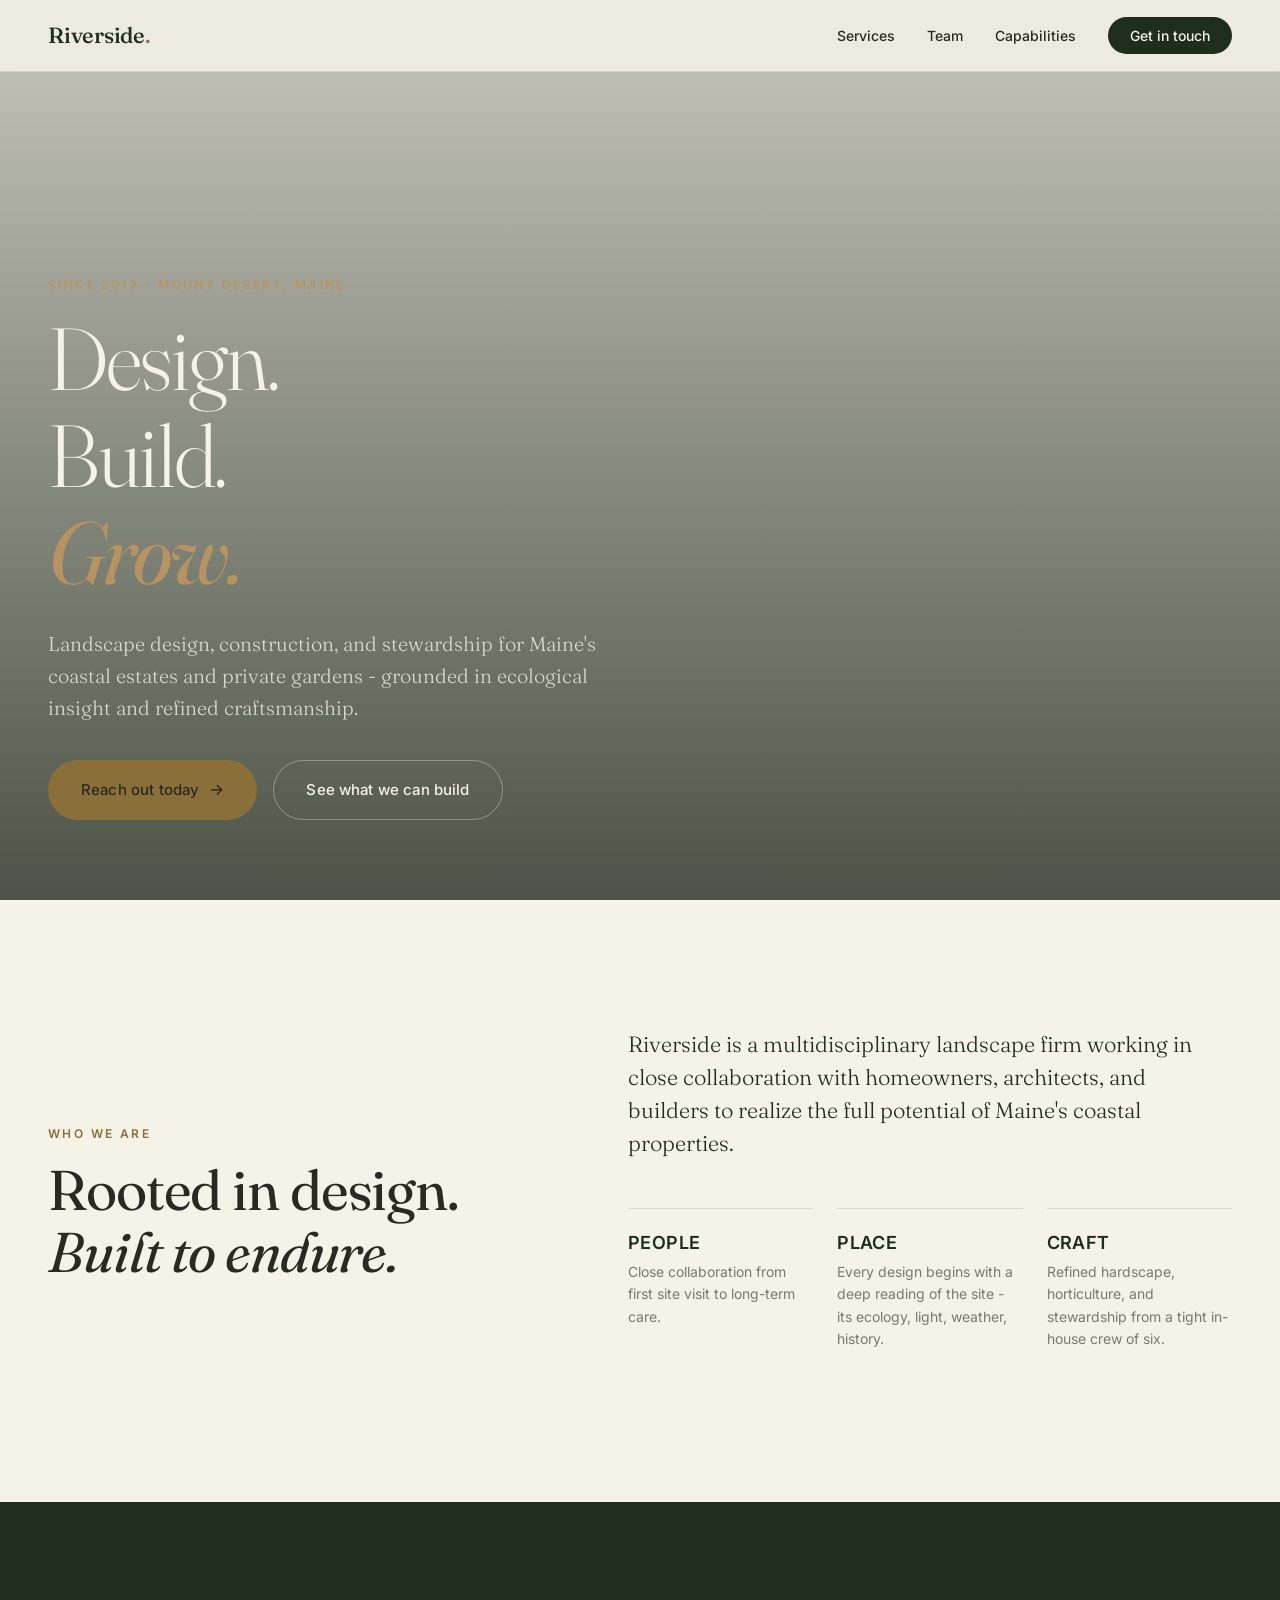
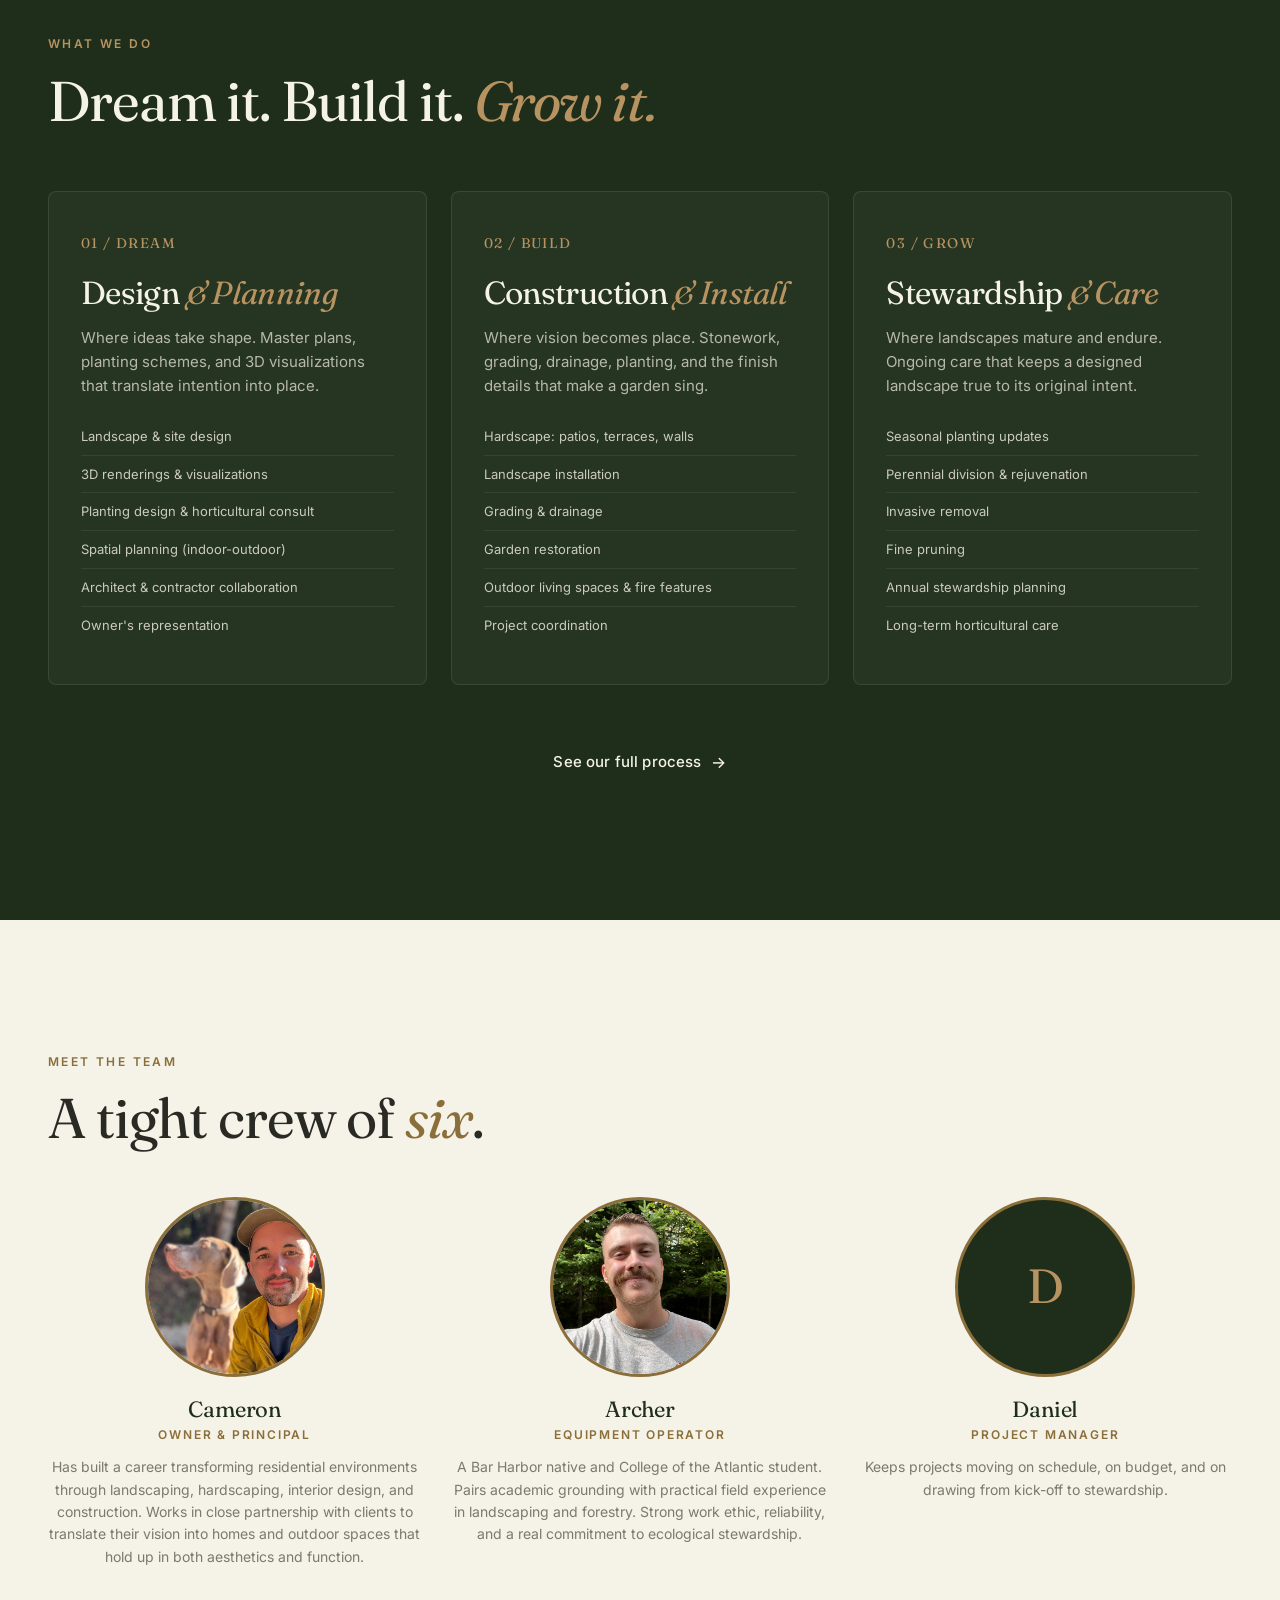
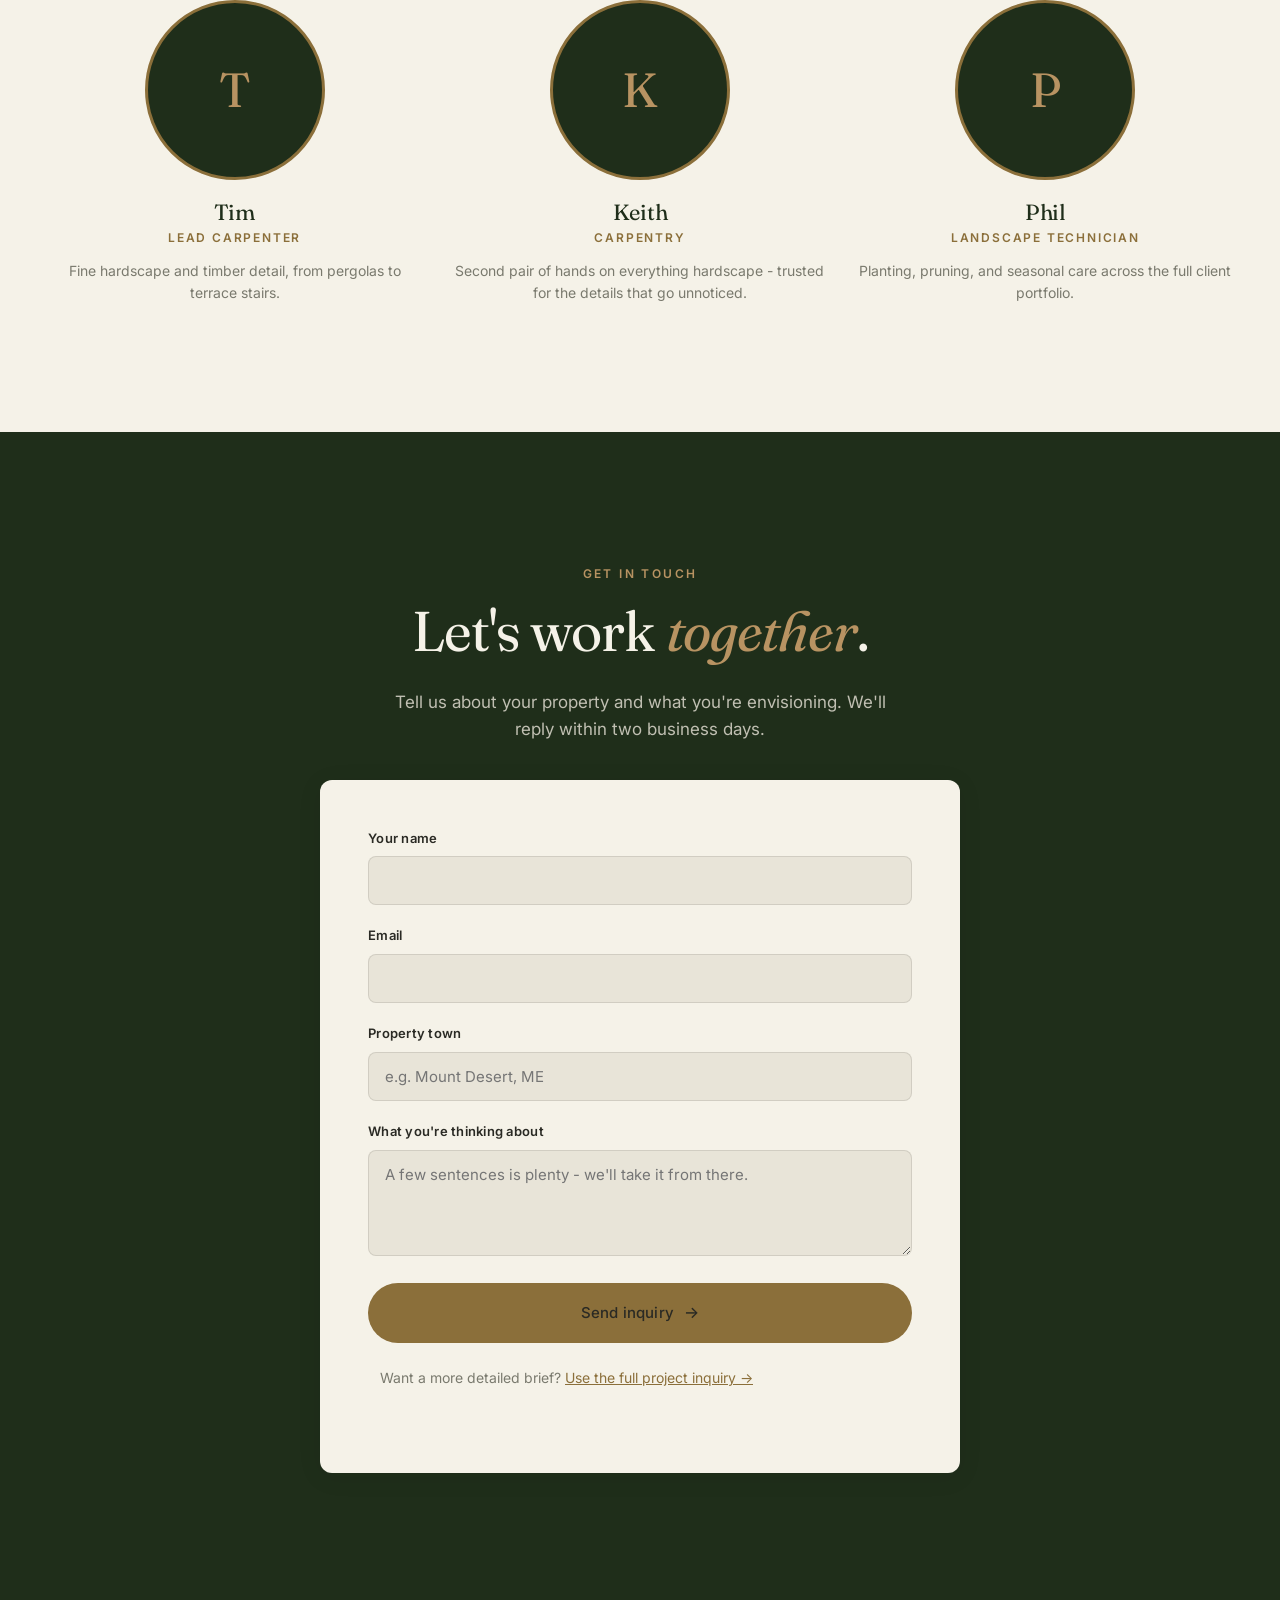
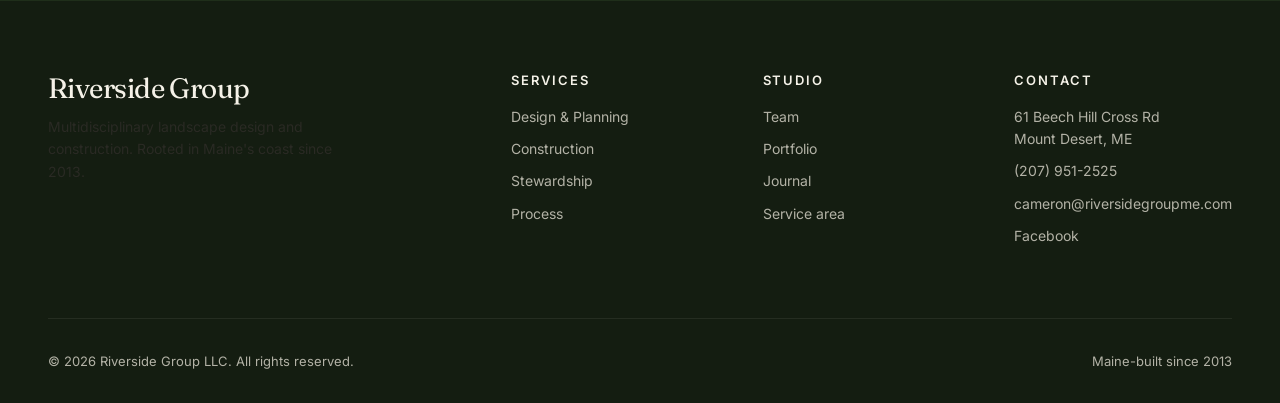
<file: index.html>
<!DOCTYPE html>
<html lang="en">
<head>
<meta charset="UTF-8">
<meta name="viewport" content="width=device-width, initial-scale=1.0">
<title>Riverside Group - Landscape Design, Construction & Stewardship in Maine</title>
<meta name="description" content="Multidisciplinary landscape design and construction firm redefining modern outdoor living through ecological insight and refined craftsmanship. Mount Desert, Maine. Since 2013.">
<link rel="preconnect" href="https://fonts.googleapis.com">
<link rel="preconnect" href="https://fonts.gstatic.com" crossorigin>
<link href="https://fonts.googleapis.com/css2?family=Fraunces:ital,opsz,wght@0,9..144,300..500;1,9..144,300..500&family=Inter:wght@400;500;600;700&display=swap" rel="stylesheet">
<link rel="stylesheet" href="assets/css/styles.css">
</head>
<body>

<nav class="nav" id="nav">
  <a href="/" class="nav-logo">Riverside<span>.</span></a>
  <button class="nav-toggle" aria-label="Menu"><span></span><span></span><span></span></button>
  <ul class="nav-links">
    <li><a href="#services">Services</a></li>
    <li><a href="#team">Team</a></li>
    <li><a href="capabilities.html">Capabilities</a></li>
    <li><a href="#contact" class="nav-cta">Get in touch</a></li>
  </ul>
</nav>

<header class="hero">
  <div class="hero-inner">
    <span class="eyebrow" style="color: var(--brass-light);">Since 2013 - Mount Desert, Maine</span>
    <h1>Design.<br>Build.<br><em>Grow.</em></h1>
    <p>Landscape design, construction, and stewardship for Maine's coastal estates and private gardens - grounded in ecological insight and refined craftsmanship.</p>
    <div class="hero-ctas">
      <a href="#contact" class="btn btn-primary btn-arrow">Reach out today</a>
      <a href="capabilities.html" class="btn btn-ghost">See what we can build</a>
    </div>
  </div>
</header>

<section class="philosophy">
  <div class="container">
    <div class="philosophy-grid">
      <div>
        <span class="eyebrow">Who we are</span>
        <h2>Rooted in design. <em>Built to endure.</em></h2>
      </div>
      <div>
        <p class="lede">Riverside is a multidisciplinary landscape firm working in close collaboration with homeowners, architects, and builders to realize the full potential of Maine's coastal properties.</p>
        <div class="pillars">
          <div class="pillar">
            <h4>People</h4>
            <p>Close collaboration from first site visit to long-term care.</p>
          </div>
          <div class="pillar">
            <h4>Place</h4>
            <p>Every design begins with a deep reading of the site - its ecology, light, weather, history.</p>
          </div>
          <div class="pillar">
            <h4>Craft</h4>
            <p>Refined hardscape, horticulture, and stewardship from a tight in-house crew of six.</p>
          </div>
        </div>
      </div>
    </div>
  </div>
</section>

<section class="services" id="services">
  <div class="container">
    <span class="eyebrow">What we do</span>
    <h2>Dream it. Build it. <em>Grow it.</em></h2>
    <div class="services-grid">
      <div class="service-card">
        <div class="service-card-num">01 / DREAM</div>
        <h3>Design <em>&amp; Planning</em></h3>
        <p>Where ideas take shape. Master plans, planting schemes, and 3D visualizations that translate intention into place.</p>
        <ul>
          <li>Landscape &amp; site design</li>
          <li>3D renderings &amp; visualizations</li>
          <li>Planting design &amp; horticultural consult</li>
          <li>Spatial planning (indoor-outdoor)</li>
          <li>Architect &amp; contractor collaboration</li>
          <li>Owner's representation</li>
        </ul>
      </div>
      <div class="service-card">
        <div class="service-card-num">02 / BUILD</div>
        <h3>Construction <em>&amp; Install</em></h3>
        <p>Where vision becomes place. Stonework, grading, drainage, planting, and the finish details that make a garden sing.</p>
        <ul>
          <li>Hardscape: patios, terraces, walls</li>
          <li>Landscape installation</li>
          <li>Grading &amp; drainage</li>
          <li>Garden restoration</li>
          <li>Outdoor living spaces &amp; fire features</li>
          <li>Project coordination</li>
        </ul>
      </div>
      <div class="service-card">
        <div class="service-card-num">03 / GROW</div>
        <h3>Stewardship <em>&amp; Care</em></h3>
        <p>Where landscapes mature and endure. Ongoing care that keeps a designed landscape true to its original intent.</p>
        <ul>
          <li>Seasonal planting updates</li>
          <li>Perennial division &amp; rejuvenation</li>
          <li>Invasive removal</li>
          <li>Fine pruning</li>
          <li>Annual stewardship planning</li>
          <li>Long-term horticultural care</li>
        </ul>
      </div>
    </div>
    <div style="text-align: center; margin-top: 48px;">
      <a href="capabilities.html#process" class="btn btn-dark btn-arrow">See our full process</a>
    </div>
  </div>
</section>

<section class="team" id="team">
  <div class="container">
    <div class="section-heading">
      <div>
        <span class="eyebrow">Meet the team</span>
        <h2>A tight crew of <em>six</em>.</h2>
      </div>
    </div>
    <div class="team-grid">
      <div class="team-member">
        <div class="team-avatar team-avatar--photo"><img src="assets/img/cameron.jpg" alt="Cameron, Owner and Principal" loading="lazy" /></div>
        <h4>Cameron</h4>
        <div class="team-role">Owner &amp; Principal</div>
        <p class="team-bio">Has built a career transforming residential environments through landscaping, hardscaping, interior design, and construction. Works in close partnership with clients to translate their vision into homes and outdoor spaces that hold up in both aesthetics and function.</p>
      </div>
      <div class="team-member">
        <div class="team-avatar team-avatar--photo"><img src="assets/img/archer.jpg" alt="Archer, Equipment Operator" loading="lazy" /></div>
        <h4>Archer</h4>
        <div class="team-role">Equipment Operator</div>
        <p class="team-bio">A Bar Harbor native and College of the Atlantic student. Pairs academic grounding with practical field experience in landscaping and forestry. Strong work ethic, reliability, and a real commitment to ecological stewardship.</p>
      </div>
      <div class="team-member">
        <div class="team-avatar">D</div>
        <h4>Daniel</h4>
        <div class="team-role">Project Manager</div>
        <p class="team-bio">Keeps projects moving on schedule, on budget, and on drawing from kick-off to stewardship.</p>
      </div>
      <div class="team-member">
        <div class="team-avatar">T</div>
        <h4>Tim</h4>
        <div class="team-role">Lead Carpenter</div>
        <p class="team-bio">Fine hardscape and timber detail, from pergolas to terrace stairs.</p>
      </div>
      <div class="team-member">
        <div class="team-avatar">K</div>
        <h4>Keith</h4>
        <div class="team-role">Carpentry</div>
        <p class="team-bio">Second pair of hands on everything hardscape - trusted for the details that go unnoticed.</p>
      </div>
      <div class="team-member">
        <div class="team-avatar">P</div>
        <h4>Phil</h4>
        <div class="team-role">Landscape Technician</div>
        <p class="team-bio">Planting, pruning, and seasonal care across the full client portfolio.</p>
      </div>
    </div>
  </div>
</section>

<section class="cta-final" id="contact">
  <div class="container">
    <span class="eyebrow" style="color: var(--brass-light);">Get in touch</span>
    <h2>Let's work <em>together</em>.</h2>
    <p>Tell us about your property and what you're envisioning. We'll reply within two business days.</p>

    <form class="simple-contact" id="simpleContact" action="https://formspree.io/f/your-form-id" method="POST" style="text-align: left;">
      <div class="field">
        <label>Your name</label>
        <input type="text" name="name" required>
      </div>
      <div class="field">
        <label>Email</label>
        <input type="email" name="email" required>
      </div>
      <div class="field">
        <label>Property town</label>
        <input type="text" name="address" placeholder="e.g. Mount Desert, ME">
      </div>
      <div class="field">
        <label>What you're thinking about</label>
        <textarea name="notes" rows="4" placeholder="A few sentences is plenty - we'll take it from there." required></textarea>
      </div>
      <button type="submit" class="btn btn-primary btn-arrow">Send inquiry</button>
      <p style="color: var(--stone); font-size: 14px; margin-top: 24px;">
        Want a more detailed brief? <a href="capabilities.html#inquiry" style="color: var(--brass);">Use the full project inquiry &rarr;</a>
      </p>
    </form>
  </div>
</section>

<footer class="footer">
  <div class="container">
    <div class="footer-grid">
      <div class="footer-brand">
        <h3>Riverside Group</h3>
        <p>Multidisciplinary landscape design and construction. Rooted in Maine's coast since 2013.</p>
      </div>
      <div class="footer-col">
        <h4>Services</h4>
        <ul>
          <li><a href="#services">Design &amp; Planning</a></li>
          <li><a href="#services">Construction</a></li>
          <li><a href="#services">Stewardship</a></li>
          <li><a href="capabilities.html#process">Process</a></li>
        </ul>
      </div>
      <div class="footer-col">
        <h4>Studio</h4>
        <ul>
          <li><a href="#team">Team</a></li>
          <li><a href="capabilities.html#portfolio">Portfolio</a></li>
          <li><a href="capabilities.html#journal">Journal</a></li>
          <li><a href="capabilities.html#area">Service area</a></li>
        </ul>
      </div>
      <div class="footer-col">
        <h4>Contact</h4>
        <ul>
          <li>61 Beech Hill Cross Rd<br>Mount Desert, ME</li>
          <li><a href="tel:+12079512525">(207) 951-2525</a></li>
          <li><a href="mailto:cameron@riversidegroupme.com">cameron@riversidegroupme.com</a></li>
          <li><a href="https://www.facebook.com/riversidegroupme/" target="_blank" rel="noopener">Facebook</a></li>
        </ul>
      </div>
    </div>
    <div class="footer-bottom">
      <div>&copy; 2026 Riverside Group LLC. All rights reserved.</div>
      <div>Maine-built since 2013</div>
    </div>
  </div>
</footer>

<script src="assets/js/app.js"></script>
</body>
</html>
</file>
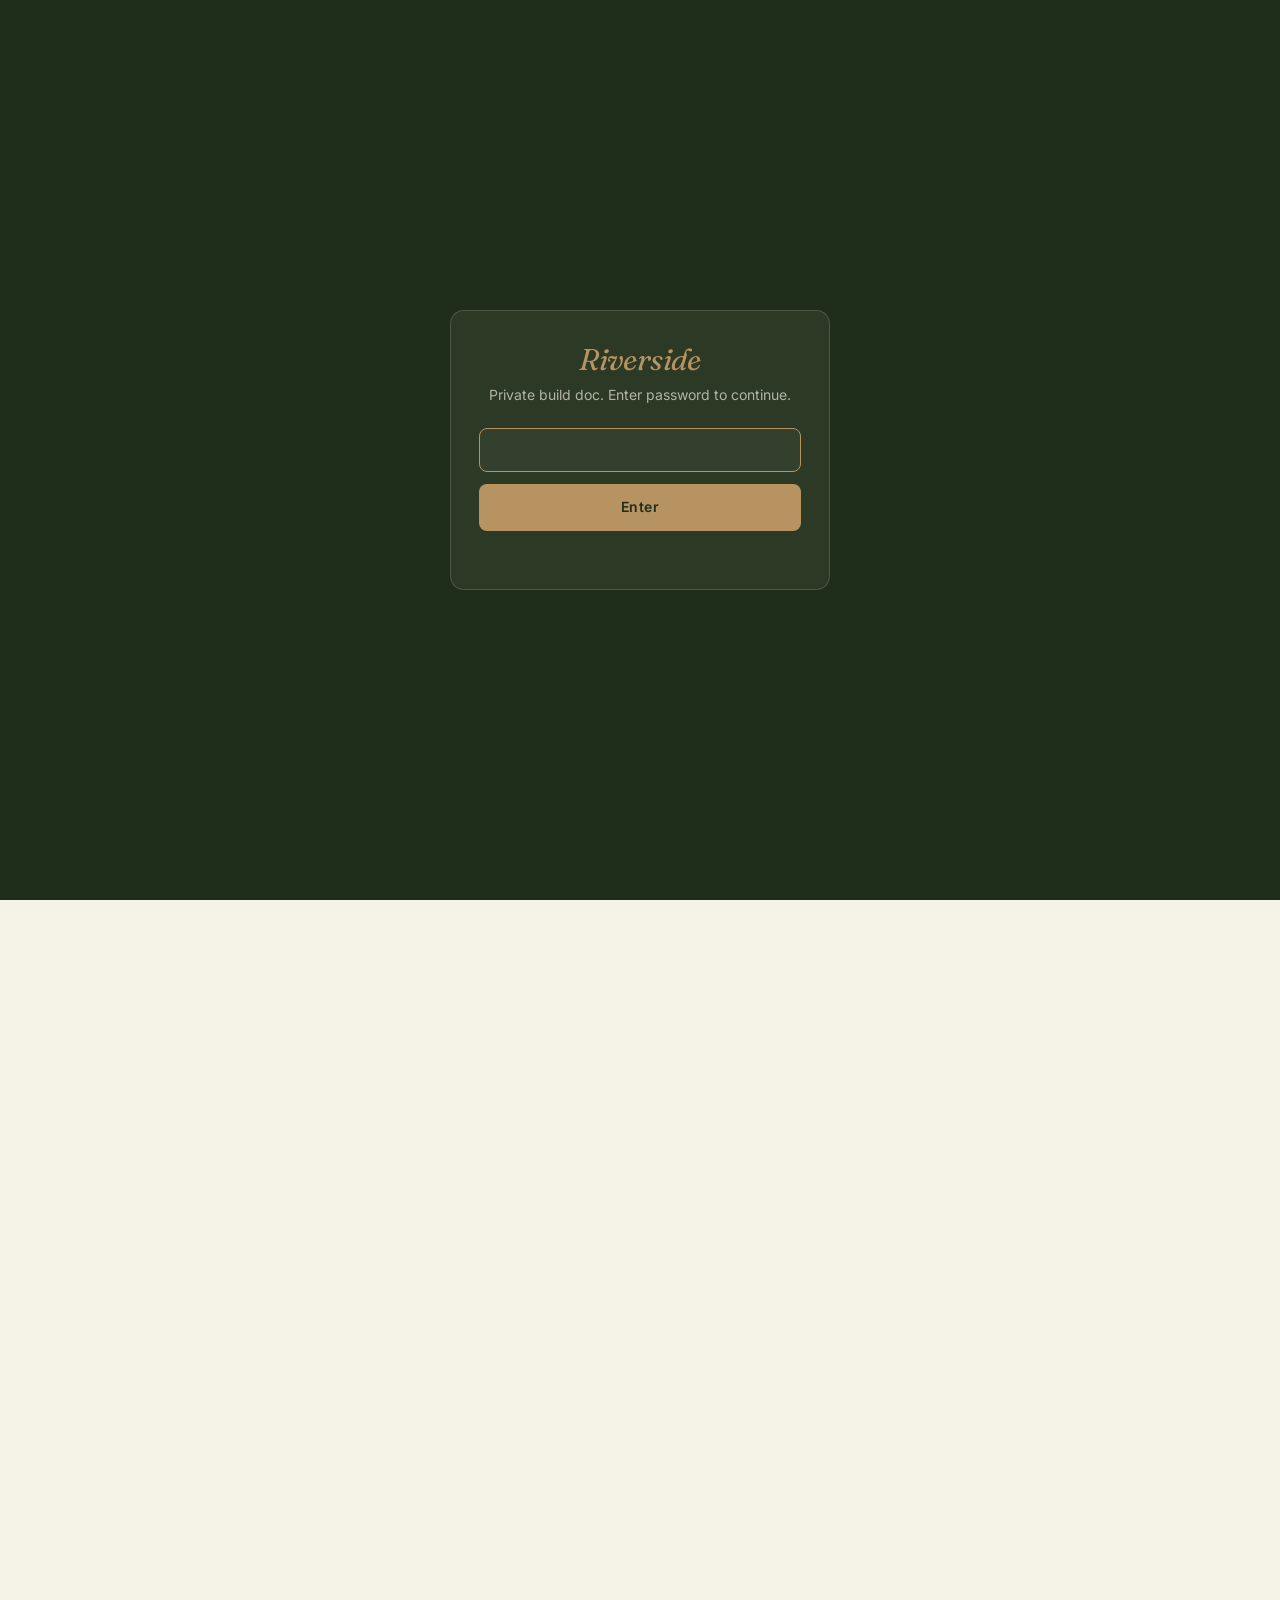
<file: cost-check/index.html>
<!DOCTYPE html>
<html lang="en">
<head>
<meta charset="UTF-8">
<meta name="viewport" content="width=device-width, initial-scale=1.0">
<meta name="robots" content="noindex, nofollow">
<title>Cost Check - Riverside Group</title>
<meta name="description" content="Quick form for Cameron to fill in real material costs against the v0 starter sheet.">
<meta property="og:title" content="Riverside cost check - fill what you can">
<meta property="og:description" content="30 SKUs - tap and type your actual cost + supplier on each. Send when done.">
<meta property="og:type" content="article">
<meta property="og:url" content="https://riverside-group-demo.vercel.app/cost-check/">
<meta name="twitter:card" content="summary">
<meta name="theme-color" content="#1f2e1a">
<link rel="icon" type="image/svg+xml" href="/assets/favicon.svg">
<link rel="preconnect" href="https://fonts.googleapis.com">
<link rel="preconnect" href="https://fonts.gstatic.com" crossorigin>
<link href="https://fonts.googleapis.com/css2?family=Fraunces:ital,opsz,wght@0,9..144,300..500;1,9..144,300..500&family=Inter:wght@400;500;600;700&display=swap" rel="stylesheet">
<link rel="stylesheet" href="/assets/css/styles.css">
<script src="/assets/js/gate.js"></script>
<style>
  body { background: var(--bone-light); }

  .c-hero { padding: 140px var(--gutter) 32px; max-width: var(--max); margin: 0 auto; }
  .c-hero .crumb { font-size: 13px; color: var(--stone); }
  .c-hero .crumb a { color: var(--brass); }
  .c-hero h1 { font-size: clamp(32px, 5.5vw, 56px); margin: 18px 0 18px; line-height: 1.05; }
  .c-hero h1 em { color: var(--brass); font-style: italic; }
  .c-hero .lede { max-width: 680px; color: var(--charcoal); font-size: 16px; line-height: 1.55; }
  .c-hero .tip {
    margin-top: 22px;
    padding: 16px 20px;
    background: white;
    border: 1px solid var(--rule);
    border-left: 3px solid var(--brass);
    border-radius: 10px;
    font-size: 13px;
    color: var(--charcoal);
    line-height: 1.55;
  }
  .c-hero .tip strong { color: var(--moss); }

  /* Sticky action bar */
  .c-actionbar {
    position: sticky; top: 0; z-index: 50;
    background: var(--bone-light);
    border-top: 1px solid var(--rule);
    border-bottom: 1px solid var(--rule);
    padding: 12px var(--gutter);
    box-shadow: 0 1px 0 var(--rule);
  }
  .c-actionbar-inner {
    max-width: var(--max);
    margin: 0 auto;
    display: flex;
    gap: 12px;
    align-items: center;
    justify-content: space-between;
    flex-wrap: wrap;
  }
  .c-progress { font-family: var(--font-display); font-style: italic; color: var(--moss); font-size: 16px; }
  .c-progress strong { color: var(--brass); font-style: normal; font-weight: 400; }
  .c-buttons { display: flex; gap: 8px; flex-wrap: wrap; }
  .btn-send {
    appearance: none;
    background: var(--moss);
    color: var(--bone-light);
    border: none;
    padding: 11px 18px;
    border-radius: 8px;
    font-family: var(--font-body);
    font-size: 14px;
    font-weight: 600;
    cursor: pointer;
    min-height: 44px;
  }
  .btn-send:hover { background: var(--moss-deep); }
  .btn-send:disabled { background: var(--stone); cursor: not-allowed; opacity: 0.6; }
  .btn-clear {
    appearance: none;
    background: transparent;
    color: var(--stone);
    border: 1px solid var(--rule);
    padding: 11px 16px;
    border-radius: 8px;
    font-family: var(--font-body);
    font-size: 13px;
    cursor: pointer;
    min-height: 44px;
  }
  .btn-clear:hover { color: var(--moss); border-color: var(--brass); }

  /* Form rows */
  .c-form { padding: 32px var(--gutter) 80px; max-width: var(--max); margin: 0 auto; }
  .c-cat-group { margin-bottom: 28px; container-type: inline-size; container-name: cc; }
  .c-cat-header {
    display: flex; align-items: baseline; gap: 14px;
    padding: 14px 0 10px;
    border-bottom: 2px solid var(--brass);
    margin-bottom: 0;
  }
  .c-cat-header h3 {
    font-family: var(--font-display);
    font-size: 22px;
    color: var(--moss);
    font-weight: 400;
    font-style: italic;
  }
  .c-cat-header .meta { font-size: 11px; color: var(--stone); letter-spacing: 0.14em; text-transform: uppercase; }

  .c-row {
    background: white;
    border: 1px solid var(--rule);
    border-left: 3px solid var(--rule);
    border-radius: 10px;
    padding: 16px 18px;
    margin-top: 10px;
    transition: border-left-color 0.2s, background 0.2s;
  }
  .c-row.filled { border-left-color: #2d6b3a; background: #fbfaf3; }
  .c-row.partial { border-left-color: var(--brass); }
  .c-row-top {
    display: flex; align-items: baseline; justify-content: space-between; gap: 12px;
    margin-bottom: 4px;
  }
  .c-row-name {
    font-family: var(--font-display);
    font-size: 17px;
    color: var(--charcoal);
    font-weight: 400;
    line-height: 1.3;
  }
  .c-row-meta { font-size: 11px; color: var(--stone); letter-spacing: 0.1em; text-transform: uppercase; font-weight: 600; }
  .c-row-note { font-size: 13px; color: var(--stone); font-style: italic; margin-bottom: 10px; }
  .c-row-hint {
    font-size: 12px; color: var(--stone);
    margin-bottom: 10px;
  }
  .c-row-hint em { color: var(--brass); font-style: italic; font-family: var(--font-display); font-size: 14px; }

  .c-inputs {
    display: grid;
    grid-template-columns: 1fr;
    gap: 10px;
    margin-top: 10px;
  }
  @container cc (min-width: 480px) {
    .c-inputs { grid-template-columns: 1fr 1.4fr; }
  }
  .c-field { display: flex; flex-direction: column; gap: 4px; }
  .c-field label {
    font-size: 10px;
    letter-spacing: 0.16em;
    text-transform: uppercase;
    color: var(--stone);
    font-weight: 600;
  }
  .c-field input {
    appearance: none;
    -webkit-appearance: none;
    background: var(--bone-light);
    border: 1px solid var(--rule);
    border-radius: 6px;
    padding: 10px 12px;
    font-family: var(--font-body);
    font-size: 15px;
    color: var(--charcoal);
    min-height: 44px;
    transition: border-color 0.15s, background 0.15s;
  }
  .c-field input:focus {
    outline: 2px solid var(--brass);
    outline-offset: 2px;
    background: white;
  }
  .c-field input[type="number"] { font-family: var(--font-display); font-style: italic; font-size: 17px; color: var(--moss); }
  .c-field input::placeholder { color: var(--stone); opacity: 0.6; }

  /* Toast for clipboard confirmation */
  .toast {
    position: fixed;
    bottom: 24px;
    left: 50%;
    transform: translateX(-50%) translateY(120px);
    background: var(--moss);
    color: var(--bone-light);
    padding: 14px 22px;
    border-radius: 10px;
    font-size: 14px;
    font-weight: 500;
    transition: transform 0.3s ease;
    z-index: 100;
    max-width: calc(100% - 32px);
    text-align: center;
  }
  .toast.show { transform: translateX(-50%) translateY(0); }

  @media (max-width: 720px) {
    .c-progress { font-size: 14px; }
    .btn-send, .btn-clear { font-size: 13px; padding: 10px 14px; }
  }
</style>
</head>
<body>

<nav class="nav" id="nav">
  <a href="/" class="nav-logo">Riverside<span>.</span></a>
  <ul class="nav-links">
    <li><a href="/zaal/" class="nav-page">/zaal</a></li>
    <li><a href="/materials/" class="nav-page nav-page-active" aria-current="page">/materials</a></li>
    <li><a href="/hours-log/" class="nav-page">/hours-log</a></li>
  </ul>
</nav>

<header class="c-hero">
  <span class="crumb"><a href="/zaal/">/zaal</a> &rsaquo; <a href="/materials/">/materials</a> &rsaquo; Cost check</span>
  <h1>Your <em>real numbers</em>.</h1>
  <p class="lede">Tap any row, type what you actually pay + which supplier you buy it from. Skip anything you do not know. When you have filled what you can, hit "Send to Zaal" - it copies a clean note to your clipboard for you to paste back in our text thread.</p>
  <div class="tip">
    <strong>How this works:</strong> your entries save in your browser as you type, so you can fill in batches. Nothing gets sent until you tap the send button. If filling 30 rows feels like too much, just send me screenshots of your last 3 supplier invoices and I will do the data entry.
  </div>
</header>

<div class="c-actionbar">
  <div class="c-actionbar-inner">
    <div class="c-progress"><strong id="filled-count">0</strong> of <span id="total-count">30</span> rows filled</div>
    <div class="c-buttons">
      <button class="btn-clear" id="btn-clear" type="button">Clear all</button>
      <button class="btn-send" id="btn-send" type="button" disabled>Send to Zaal</button>
    </div>
  </div>
</div>

<form class="c-form" id="cost-form" onsubmit="return false">
  <!-- Form rows injected by JS from SKU data -->
  <div id="cost-rows"></div>
</form>

<footer class="footer" style="margin-top: 0; border-top: 1px solid var(--rule);">
  <div class="container">
    <div style="display: flex; justify-content: space-between; align-items: center; flex-wrap: wrap; gap: 12px; padding: 22px 0; color: var(--stone); font-size: 13px;">
      <p style="margin: 0;">Cost check form for Riverside - prepared by Zaal. Updated May 19, 2026.</p>
      <p style="margin: 0; display: flex; gap: 14px;"><a href="/materials/" style="color: var(--brass);">&larr; /materials</a> <a href="/zaal/" style="color: var(--brass);">/zaal &rarr;</a></p>
    </div>
  </div>
</footer>

<div class="toast" id="toast">Copied to clipboard - paste it back in our text thread.</div>

<script>
(function () {
  const STORAGE_KEY = 'rs_costcheck_v1';

  // SKU data - keep in sync with /materials/index.html
  const SKUS = [
    { cat: 'Lumber', name: 'Spruce 2x4x8 stud', note: 'dimensional framing', unit: 'each', placeholder: 4.50, hint: 'Hammond Lumber primary' },
    { cat: 'Lumber', name: 'Spruce 2x6x12', note: 'dimensional framing', unit: 'each', placeholder: 11.50, hint: 'Hammond Lumber primary' },
    { cat: 'Lumber', name: 'Pressure treated 2x6x12', note: 'ground-contact rated', unit: 'each', placeholder: 18.50, hint: 'Hammond Lumber primary' },
    { cat: 'Lumber', name: 'Pressure treated 6x6x8', note: 'post material - deck posts, pergola', unit: 'each', placeholder: 32.00, hint: 'Hammond Lumber primary' },
    { cat: 'Lumber', name: '5/4 PT decking 12 ft', note: 'radius edge', unit: 'each', placeholder: 28.00, hint: 'Hammond Lumber primary' },
    { cat: 'Lumber', name: 'Cedar 2x6x12', note: 'naturally rot-resistant', unit: 'each', placeholder: 38.00, hint: 'Hancock Lumber primary' },

    { cat: 'Sheetrock', name: '1/2 inch drywall 4x8', note: 'standard', unit: 'each', placeholder: 14.50, hint: 'Hammond Lumber primary' },
    { cat: 'Sheetrock', name: '5/8 inch fire-rated 4x8', note: 'fire-rated', unit: 'each', placeholder: 19.50, hint: 'Hammond Lumber primary' },
    { cat: 'Sheetrock', name: 'Joint compound 4.5 gal', note: 'pre-mixed', unit: 'each', placeholder: 22.00, hint: 'Hammond Lumber primary' },

    { cat: 'Soil', name: 'Loam (screened topsoil)', note: 'screened topsoil', unit: 'cubic yard', placeholder: 38.00, hint: 'your loam yard' },
    { cat: 'Soil', name: 'Fill dirt (unscreened)', note: 'unscreened', unit: 'cubic yard', placeholder: 18.00, hint: 'your loam yard' },
    { cat: 'Soil', name: 'Compost (leaf + manure)', note: '', unit: 'cubic yard', placeholder: 42.00, hint: 'your loam yard' },

    { cat: 'Mulch', name: 'Hardwood mulch', note: 'bulk', unit: 'cubic yard', placeholder: 38.00, hint: 'your stone yard' },
    { cat: 'Mulch', name: 'Dyed black mulch', note: 'bulk', unit: 'cubic yard', placeholder: 44.00, hint: 'your stone yard' },
    { cat: 'Mulch', name: 'Pine bark mulch', note: 'bulk', unit: 'cubic yard', placeholder: 40.00, hint: 'your stone yard' },

    { cat: 'Stone', name: 'Crushed stone 3/4 inch', note: 'drainage + base layer', unit: 'cubic yard', placeholder: 42.00, hint: 'your stone yard' },
    { cat: 'Stone', name: 'Pea gravel', note: '', unit: 'cubic yard', placeholder: 55.00, hint: 'your stone yard' },
    { cat: 'Stone', name: 'River rock 2-4 inch', note: 'decorative', unit: 'cubic yard', placeholder: 85.00, hint: 'your stone yard' },

    { cat: 'Hardscape', name: 'Concrete paver 12x12', note: 'standard gray', unit: 'each', placeholder: 4.50, hint: 'your hardscape supplier' },
    { cat: 'Hardscape', name: 'Retaining wall block', note: 'standard gray', unit: 'each', placeholder: 5.50, hint: 'your hardscape supplier' },
    { cat: 'Hardscape', name: 'Polymeric joint sand', note: '55 lb bag', unit: 'each', placeholder: 32.00, hint: 'your hardscape supplier' },
    { cat: 'Hardscape', name: 'Geotextile fabric 6x100', note: 'woven', unit: 'each', placeholder: 140.00, hint: 'Hammond Lumber primary' },

    { cat: 'Plants', name: "Arborvitae 'Green Giant' 6-7 ft", note: 'privacy screen', unit: 'each', placeholder: 95.00, hint: 'your nursery' },
    { cat: 'Plants', name: 'Hydrangea 3 gal', note: '', unit: 'each', placeholder: 42.00, hint: 'your nursery' },
    { cat: 'Plants', name: 'Day lily 1 gal', note: '', unit: 'each', placeholder: 12.00, hint: 'your nursery' },
    { cat: 'Plants', name: 'Hosta 1 gal', note: '', unit: 'each', placeholder: 10.00, hint: 'your nursery' },
    { cat: 'Plants', name: 'White pine 6 ft B&B', note: 'balled + burlapped', unit: 'each', placeholder: 165.00, hint: 'your nursery' },

    { cat: 'Edging', name: 'Aluminum landscape edging 16 ft', note: 'heavy gauge', unit: 'each', placeholder: 38.00, hint: 'Hammond Lumber primary' },
    { cat: 'Edging', name: 'Landscape fabric 3x300 roll', note: 'pro-grade', unit: 'each', placeholder: 55.00, hint: 'Hammond Lumber primary' },

    { cat: 'Hardware', name: 'GRK structural screw 5 inch', note: 'box of 100', unit: 'each', placeholder: 42.00, hint: 'Hammond Lumber primary' },
  ];

  function loadState() {
    try { return JSON.parse(localStorage.getItem(STORAGE_KEY) || '{}'); } catch (e) { return {}; }
  }
  function saveState(state) {
    try { localStorage.setItem(STORAGE_KEY, JSON.stringify(state)); } catch (e) {}
  }

  let state = loadState();
  const totalEl = document.getElementById('total-count');
  const filledEl = document.getElementById('filled-count');
  const sendBtn = document.getElementById('btn-send');
  const clearBtn = document.getElementById('btn-clear');
  const rowsEl = document.getElementById('cost-rows');
  totalEl.textContent = SKUS.length;

  // Group rows by category
  const byCategory = {};
  SKUS.forEach((sku, idx) => {
    if (!byCategory[sku.cat]) byCategory[sku.cat] = [];
    byCategory[sku.cat].push({ ...sku, idx });
  });

  function renderRows() {
    rowsEl.innerHTML = Object.keys(byCategory).map(cat => {
      const skus = byCategory[cat];
      return `
        <div class="c-cat-group">
          <div class="c-cat-header">
            <h3>${cat}</h3>
            <span class="meta">${skus.length} item${skus.length === 1 ? '' : 's'}</span>
          </div>
          ${skus.map(sku => {
            const v = state[sku.idx] || {};
            const cost = v.cost || '';
            const supplier = v.supplier || '';
            const filled = !!(cost && supplier);
            const partial = !filled && !!(cost || supplier);
            return `
              <div class="c-row${filled ? ' filled' : (partial ? ' partial' : '')}" data-idx="${sku.idx}">
                <div class="c-row-top">
                  <div class="c-row-name">${sku.name}</div>
                  <div class="c-row-meta">${sku.unit}</div>
                </div>
                ${sku.note ? `<div class="c-row-note">${sku.note}</div>` : ''}
                <div class="c-row-hint">My guess from research: <em>$${sku.placeholder.toFixed(2)}/${sku.unit}</em> &middot; suggested supplier: ${sku.hint}</div>
                <div class="c-inputs">
                  <div class="c-field">
                    <label for="cost-${sku.idx}">Your cost ($ per ${sku.unit})</label>
                    <input type="number" inputmode="decimal" step="0.01" min="0" id="cost-${sku.idx}" data-field="cost" data-idx="${sku.idx}" value="${cost}" placeholder="e.g. ${sku.placeholder.toFixed(2)}">
                  </div>
                  <div class="c-field">
                    <label for="sup-${sku.idx}">Your supplier</label>
                    <input type="text" id="sup-${sku.idx}" data-field="supplier" data-idx="${sku.idx}" value="${supplier.replace(/"/g, '&quot;')}" placeholder="e.g. ${sku.hint.replace(/"/g, '&quot;')}">
                  </div>
                </div>
              </div>`;
          }).join('')}
        </div>`;
    }).join('');
  }

  function recompute() {
    let n = 0;
    Object.values(state).forEach(v => {
      if (v && v.cost && v.supplier) n++;
    });
    filledEl.textContent = n;
    sendBtn.disabled = n === 0;
  }

  function attachInputs() {
    rowsEl.querySelectorAll('input').forEach(input => {
      input.addEventListener('input', (e) => {
        const idx = parseInt(input.dataset.idx, 10);
        const field = input.dataset.field;
        if (!state[idx]) state[idx] = {};
        state[idx][field] = input.value;
        if (!state[idx].cost && !state[idx].supplier) delete state[idx];
        saveState(state);

        // Update row class
        const rowEl = input.closest('.c-row');
        const v = state[idx] || {};
        const filled = !!(v.cost && v.supplier);
        const partial = !filled && !!(v.cost || v.supplier);
        rowEl.classList.toggle('filled', filled);
        rowEl.classList.toggle('partial', partial);

        recompute();
      });
    });
  }

  function buildMessage() {
    const filled = [];
    SKUS.forEach((sku, idx) => {
      const v = state[idx];
      if (!v) return;
      if (!v.cost && !v.supplier) return;
      filled.push({ ...sku, cost: v.cost, supplier: v.supplier });
    });

    if (filled.length === 0) return '';

    const byCat = {};
    filled.forEach(f => {
      if (!byCat[f.cat]) byCat[f.cat] = [];
      byCat[f.cat].push(f);
    });

    const lines = ['cameron cost check - ' + new Date().toLocaleDateString('en-US', { month: 'short', day: 'numeric', year: 'numeric' }) + ':', ''];
    Object.keys(byCat).forEach(cat => {
      lines.push(cat.toLowerCase() + ':');
      byCat[cat].forEach(f => {
        const cost = f.cost ? '$' + parseFloat(f.cost).toFixed(2) : '?';
        const sup = f.supplier || '?';
        lines.push('  ' + f.name + ' - ' + cost + '/' + f.unit + ' @ ' + sup);
      });
      lines.push('');
    });
    lines.push('(' + filled.length + ' of ' + SKUS.length + ' filled)');
    return lines.join('\n');
  }

  sendBtn.addEventListener('click', async () => {
    const msg = buildMessage();
    if (!msg) return;
    try {
      await navigator.clipboard.writeText(msg);
      showToast('Copied to clipboard - paste it back in our text thread.');
    } catch (e) {
      // Fallback: open native share if available
      if (navigator.share) {
        try {
          await navigator.share({ text: msg });
          return;
        } catch (e2) {}
      }
      // Last resort: open mail compose
      window.location.href = 'sms:?body=' + encodeURIComponent(msg);
    }
  });

  clearBtn.addEventListener('click', () => {
    if (!confirm('Clear all entries? This cannot be undone.')) return;
    state = {};
    saveState(state);
    renderRows();
    attachInputs();
    recompute();
  });

  function showToast(text) {
    const t = document.getElementById('toast');
    t.textContent = text;
    t.classList.add('show');
    setTimeout(() => t.classList.remove('show'), 2400);
  }

  renderRows();
  attachInputs();
  recompute();
})();

// Nav scroll behavior
const nav = document.getElementById('nav');
window.addEventListener('scroll', () => {
  nav.classList.toggle('scrolled', window.scrollY > 12);
});
</script>

</body>
</html>
</file>
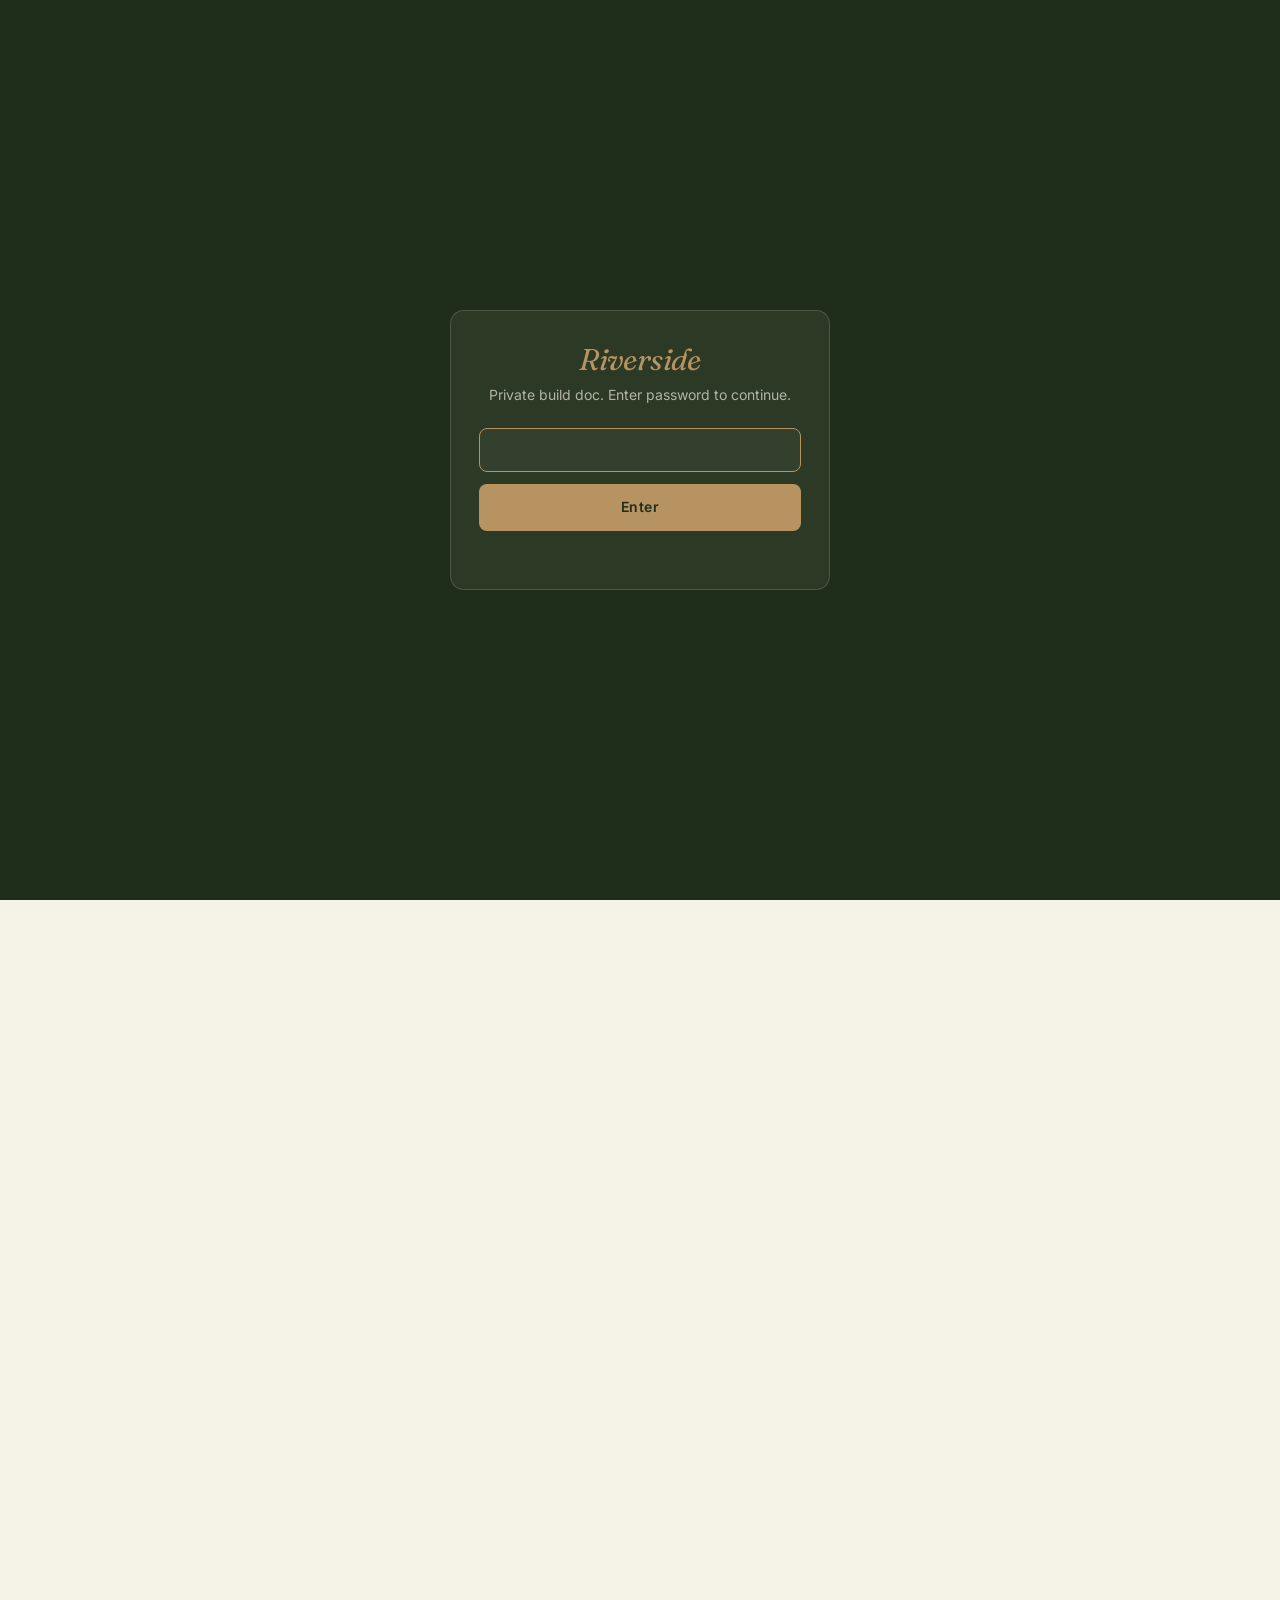
<file: hours-log/index.html>
<!DOCTYPE html>
<html lang="en">
<head>
<meta charset="UTF-8">
<meta name="viewport" content="width=device-width, initial-scale=1.0">
<meta name="robots" content="noindex, nofollow">
<title>Hours Log - Riverside Group / Zaal</title>
<meta name="description" content="Every work session logged with what it produced and a link to the artifact. Updates as pieces ship.">
<meta property="og:title" content="Riverside hours log">
<meta property="og:description" content="Every work session logged - what shipped, link to the artifact, status. Updates as pieces ship.">
<meta property="og:type" content="article">
<meta property="og:url" content="https://riverside-group-demo.vercel.app/hours-log/">
<meta name="twitter:card" content="summary">
<meta name="theme-color" content="#1f2e1a">
<link rel="icon" type="image/svg+xml" href="/assets/favicon.svg">
<link rel="preconnect" href="https://fonts.googleapis.com">
<link rel="preconnect" href="https://fonts.gstatic.com" crossorigin>
<link href="https://fonts.googleapis.com/css2?family=Fraunces:ital,opsz,wght@0,9..144,300..500;1,9..144,300..500&family=Inter:wght@400;500;600;700&display=swap" rel="stylesheet">
<link rel="stylesheet" href="/assets/css/styles.css">
<script src="/assets/js/gate.js"></script>
<style>
  body { background: var(--bone-light); }

  /* Hero */
  .h-hero { padding: 140px var(--gutter) 48px; max-width: var(--max); margin: 0 auto; }
  .h-hero .crumb { font-size: 13px; color: var(--stone); }
  .h-hero .crumb a { color: var(--brass); }
  .h-hero h1 { font-size: clamp(36px, 6vw, 64px); margin: 18px 0 22px; line-height: 1.05; }
  .h-hero h1 em { color: var(--brass); font-style: italic; }
  .h-hero .lede { max-width: 680px; color: var(--charcoal); }

  /* Stats strip */
  .h-stats { background: var(--bone-light); padding: 56px var(--gutter); border-top: 1px solid var(--rule); border-bottom: 1px solid var(--rule); }
  .h-stats-inner { max-width: var(--max); margin: 0 auto; }
  .h-stats .eyebrow { color: var(--brass); display: block; margin-bottom: 12px; }
  .h-stats h2 { color: var(--moss); font-size: clamp(24px, 4vw, 34px); margin-bottom: 28px; }
  .h-stats h2 em { color: var(--brass); font-style: italic; }
  .stats-grid {
    display: grid; grid-template-columns: 1fr 1fr; gap: 0;
    border-top: 1px solid var(--rule);
  }
  .stat-card {
    padding: 22px 18px 22px 0;
    border-bottom: 1px solid var(--rule);
    border-right: 1px solid var(--rule);
  }
  .stat-card:nth-child(even) { border-right: none; padding-left: 18px; padding-right: 0; }
  .stat-card .label {
    font-size: 11px; letter-spacing: 0.18em; text-transform: uppercase;
    color: var(--stone); font-weight: 600;
    margin-bottom: 8px;
  }
  .stat-card .value {
    font-family: var(--font-display);
    font-size: clamp(32px, 5vw, 46px);
    color: var(--moss);
    font-style: italic;
    font-weight: 400;
    line-height: 1.05;
  }
  .stat-card .value .accent { color: var(--brass); }
  .stat-card .sub {
    font-size: 12px;
    color: var(--stone);
    margin-top: 6px;
  }

  /* Table section */
  .h-table { padding: 56px var(--gutter); max-width: var(--max); margin: 0 auto; }
  .h-table .eyebrow { display: block; margin-bottom: 8px; }
  .h-table h2 { font-size: clamp(24px, 4vw, 34px); color: var(--moss); margin-bottom: 8px; }
  .h-table h2 em { color: var(--brass); font-style: italic; }
  .h-table .tlede { color: var(--stone); margin-bottom: 24px; max-width: 640px; }

  .empty-state {
    background: white;
    border: 1px dashed var(--rule);
    border-radius: 12px;
    padding: 48px 28px;
    text-align: center;
    margin-top: 16px;
  }
  .empty-state .icon {
    font-family: var(--font-display);
    font-style: italic;
    color: var(--brass);
    font-size: 56px;
    line-height: 1;
    margin-bottom: 14px;
  }
  .empty-state h3 { font-size: 22px; color: var(--moss); font-weight: 400; font-family: var(--font-display); margin-bottom: 10px; }
  .empty-state p { color: var(--stone); font-size: 15px; max-width: 480px; margin: 0 auto 6px; line-height: 1.55; }
  .empty-preview {
    margin: 28px auto 0;
    max-width: 480px;
    text-align: left;
    background: #f5f2e8;
    border: 1px dashed var(--rule);
    border-radius: 10px;
    padding: 16px 18px;
    font-size: 13px;
    color: var(--stone);
    line-height: 1.55;
  }
  .empty-preview strong { color: var(--brass); font-family: var(--font-body); font-size: 10px; letter-spacing: 0.2em; text-transform: uppercase; display: block; margin-bottom: 8px; }
  .empty-preview .row {
    display: grid;
    grid-template-columns: 1fr auto;
    gap: 12px;
    padding: 8px 0;
    border-top: 1px dashed var(--rule);
    color: var(--charcoal);
  }
  .empty-preview .row:first-of-type { border-top: none; }
  .empty-preview .row em { color: var(--moss); font-style: italic; font-family: var(--font-display); }

  /* Skeleton loader */
  .skeleton {
    display: grid;
    grid-template-columns: 1fr;
    gap: 12px;
    margin-top: 16px;
  }
  .skel-row {
    background: white;
    border: 1px solid var(--rule);
    border-left: 3px solid var(--rule);
    border-radius: 10px;
    padding: 18px 20px;
    display: grid;
    gap: 10px;
  }
  .skel-line {
    height: 12px;
    background: linear-gradient(90deg, rgba(42, 42, 36, 0.06) 0%, rgba(42, 42, 36, 0.12) 50%, rgba(42, 42, 36, 0.06) 100%);
    background-size: 200% 100%;
    border-radius: 4px;
    animation: skel-shimmer 1.4s ease-in-out infinite;
  }
  .skel-line.short { width: 40%; }
  .skel-line.medium { width: 70%; }
  @keyframes skel-shimmer {
    0% { background-position: 200% 0; }
    100% { background-position: -200% 0; }
  }

  /* Row cards (mobile-first) */
  .log-row {
    background: white;
    border: 1px solid var(--rule);
    border-radius: 10px;
    padding: 18px 20px;
    margin-top: 12px;
    display: grid;
    grid-template-columns: 1fr;
    gap: 10px;
  }
  .log-row[data-status="live"] { border-left: 3px solid #2d6b3a; }
  .log-row[data-status="demo-ready"] { border-left: 3px solid var(--brass); }
  .log-row[data-status="in-progress"] { border-left: 3px solid #c9a02d; }
  .log-row[data-status="planned"] { border-left: 3px solid var(--stone); }
  .log-row[data-status="shelved"] { border-left: 3px solid var(--rule); opacity: 0.65; }

  .log-row-top { display: flex; align-items: baseline; justify-content: space-between; gap: 12px; flex-wrap: wrap; }
  .log-piece {
    font-family: var(--font-display);
    font-size: 19px;
    color: var(--charcoal);
    font-weight: 400;
    line-height: 1.3;
  }
  .log-piece .pnum { color: var(--brass); font-style: italic; font-weight: 400; }
  .log-meta {
    font-size: 11px;
    letter-spacing: 0.14em;
    text-transform: uppercase;
    color: var(--stone);
    font-weight: 600;
    flex-shrink: 0;
  }
  .log-shipped { color: var(--charcoal); font-size: 14px; line-height: 1.55; }
  .log-bottom {
    display: grid;
    grid-template-columns: 1fr 1fr 1fr;
    gap: 12px;
    padding-top: 10px;
    border-top: 1px dashed var(--rule);
    font-size: 12px;
  }
  .log-bottom .field strong { display: block; font-size: 10px; letter-spacing: 0.14em; text-transform: uppercase; color: var(--stone); font-weight: 600; margin-bottom: 2px; }
  .log-bottom .field span { color: var(--charcoal); font-weight: 500; }
  .log-bottom .field span.hours { font-family: var(--font-display); font-style: italic; color: var(--moss); font-size: 16px; }
  .log-status-pill {
    display: inline-block;
    padding: 3px 10px;
    border-radius: 4px;
    font-size: 11px;
    letter-spacing: 0.1em;
    text-transform: uppercase;
    font-weight: 600;
  }
  .log-status-pill[data-status="live"] { background: #d8e8db; color: #1e4a26; }
  .log-status-pill[data-status="demo-ready"] { background: rgba(184, 147, 98, 0.18); color: var(--brass); }
  .log-status-pill[data-status="in-progress"] { background: rgba(201, 160, 45, 0.15); color: #8a6d18; }
  .log-status-pill[data-status="planned"] { background: rgba(122, 122, 110, 0.12); color: var(--stone); }
  .log-status-pill[data-status="shelved"] { background: rgba(122, 122, 110, 0.08); color: var(--stone); text-decoration: line-through; }
  .log-link { font-size: 12px; color: var(--brass); border-bottom: 1px solid rgba(139, 111, 58, 0.3); padding-bottom: 1px; }

  /* By wave panel */
  .h-waves { background: white; border-top: 1px solid var(--rule); padding: 56px var(--gutter); }
  .h-waves-inner { max-width: var(--max); margin: 0 auto; }
  .h-waves .eyebrow { display: block; margin-bottom: 8px; }
  .h-waves h2 { font-size: clamp(24px, 4vw, 34px); color: var(--moss); margin-bottom: 24px; }
  .h-waves h2 em { color: var(--brass); font-style: italic; }
  .wave-grid { display: grid; grid-template-columns: 1fr; gap: 10px; }
  .wave-row {
    display: grid;
    grid-template-columns: auto 1fr auto;
    gap: 14px;
    align-items: baseline;
    padding: 12px 16px;
    background: var(--bone);
    border-radius: 8px;
    font-size: 14px;
  }
  .wave-row .wnum {
    font-family: var(--font-display);
    font-style: italic;
    color: var(--brass);
    font-size: 18px;
    min-width: 24px;
  }
  .wave-row .wname { color: var(--charcoal); }
  .wave-row .whours { color: var(--moss); font-family: var(--font-display); font-style: italic; font-size: 16px; }

  /* CTA back */
  .h-cta { background: var(--bone-light); padding: 80px var(--gutter); text-align: center; border-top: 1px solid var(--rule); }
  .h-cta-inner { max-width: 640px; margin: 0 auto; }
  .h-cta .eyebrow { color: var(--brass); display: block; margin-bottom: 14px; }
  .h-cta h2 { color: var(--moss); font-size: clamp(24px, 4vw, 34px); margin-bottom: 14px; }
  .h-cta h2 em { color: var(--brass); font-style: italic; }
  .h-cta p { color: var(--charcoal); font-size: 15px; line-height: 1.55; }
  .h-cta a { color: var(--brass); border-bottom: 1px solid rgba(139, 111, 58, 0.4); padding-bottom: 2px; display: inline-block; margin-top: 14px; font-size: 14px; }

  @media (min-width: 720px) {
    .stats-grid { grid-template-columns: repeat(4, 1fr); }
    .wave-grid { grid-template-columns: 1fr 1fr; }
  }

  /* Container query: log-row fields adapt to row width, not viewport */
  .log-row { container-type: inline-size; container-name: logrow; }
  @container logrow (min-width: 540px) {
    .log-bottom { grid-template-columns: repeat(4, 1fr); }
  }
  @container logrow (max-width: 380px) {
    .log-bottom { grid-template-columns: 1fr; gap: 6px; }
    .log-bottom .field { display: flex; justify-content: space-between; align-items: baseline; gap: 12px; }
    .log-bottom .field strong { margin-bottom: 0; }
  }

  /* Week group headers */
  .week-group { margin-top: 28px; }
  .week-group:first-child { margin-top: 16px; }
  .week-group-header {
    font-family: var(--font-display);
    font-style: italic;
    font-size: 18px;
    color: var(--moss);
    padding: 8px 0 6px;
    margin: 0 0 4px;
    border-bottom: 1px solid var(--rule);
    display: flex;
    justify-content: space-between;
    align-items: baseline;
    gap: 12px;
  }
  .week-group-header .meta {
    font-family: var(--font-body);
    font-style: normal;
    font-size: 11px;
    letter-spacing: 0.16em;
    text-transform: uppercase;
    color: var(--stone);
    font-weight: 600;
  }

  /* Error state */
  .error-state {
    background: white;
    border: 1px solid rgba(200, 122, 77, 0.3);
    border-left: 3px solid #c87a4d;
    border-radius: 10px;
    padding: 22px 26px;
    margin-top: 16px;
    color: var(--charcoal);
  }
  .error-state strong { color: #c87a4d; display: block; font-size: 12px; letter-spacing: 0.18em; text-transform: uppercase; margin-bottom: 8px; }
  .error-state p { margin: 0; font-size: 14px; line-height: 1.55; }
  .error-state button {
    margin-top: 14px;
    appearance: none;
    background: var(--moss);
    color: var(--bone-light);
    border: none;
    padding: 10px 18px;
    border-radius: 8px;
    font-family: var(--font-body);
    font-size: 13px;
    font-weight: 500;
    cursor: pointer;
  }
  .error-state button:hover { background: var(--moss-deep); }
</style>
</head>
<body>

<nav class="nav" id="nav">
  <a href="/" class="nav-logo">Riverside<span>.</span></a>
  <ul class="nav-links">
    <li><a href="/zaal/" class="nav-page">/zaal</a></li>
    <li><a href="/materials/" class="nav-page">/materials</a></li>
    <li><a href="/hours-log/" class="nav-page nav-page-active" aria-current="page">/hours-log</a></li>
  </ul>
</nav>

<!-- Hero -->
<header class="h-hero">
  <span class="crumb"><a href="/zaal/">/zaal</a> &rsaquo; Hours log</span>
  <h1>Hours <em>log</em>.</h1>
  <p class="lede">Every work session logged with what it produced and a link to the artifact. Updates as pieces ship.</p>
</header>

<!-- Stats -->
<section class="h-stats">
  <div class="h-stats-inner">
    <span class="eyebrow">This month</span>
    <h2>Where the <em>work went</em>.</h2>
    <div class="stats-grid">
      <div class="stat-card">
        <div class="label">Hours this month</div>
        <div class="value" id="stat-hours-month">0.00</div>
        <div class="sub" id="stat-month-label">May 2026</div>
      </div>
      <div class="stat-card">
        <div class="label">Sessions this month</div>
        <div class="value" id="stat-sessions-month">0</div>
        <div class="sub">work blocks</div>
      </div>
      <div class="stat-card">
        <div class="label">Lifetime hours</div>
        <div class="value" id="stat-hours-total">0.00</div>
        <div class="sub" id="stat-rows">0 sessions total</div>
      </div>
      <div class="stat-card">
        <div class="label">Pieces touched</div>
        <div class="value" id="stat-pieces">0</div>
        <div class="sub">of 16 in the system</div>
      </div>
    </div>
  </div>
</section>

<!-- Log table -->
<section class="h-table">
  <span class="eyebrow">Every session, every artifact</span>
  <h2>The <em>log</em>.</h2>
  <p class="tlede">Each row is one work session. Most recent at the top. Tap an artifact link to see exactly what got built.</p>
  <div id="log-list">
    <div class="skeleton" aria-hidden="true">
      <div class="skel-row"><div class="skel-line"></div><div class="skel-line medium"></div><div class="skel-line short"></div></div>
      <div class="skel-row"><div class="skel-line"></div><div class="skel-line medium"></div><div class="skel-line short"></div></div>
      <div class="skel-row"><div class="skel-line"></div><div class="skel-line medium"></div><div class="skel-line short"></div></div>
    </div>
  </div>
</section>

<!-- By wave -->
<section class="h-waves">
  <div class="h-waves-inner">
    <span class="eyebrow">By wave</span>
    <h2>Hours by <em>build phase</em>.</h2>
    <div id="wave-grid" class="wave-grid"></div>
  </div>
</section>

<!-- CTA -->
<section class="h-cta">
  <div class="h-cta-inner">
    <span class="eyebrow">Questions on a row?</span>
    <h2>Text me <em>anytime</em>.</h2>
    <p>Hit me with the row date or piece number if something doesn't look right or you want to flip a status.</p>
    <a href="/zaal/">&larr; Back to /zaal</a>
  </div>
</section>

<footer class="footer" style="margin-top: 0; border-top: 1px solid var(--rule);">
  <div class="container">
    <div style="display: flex; justify-content: space-between; align-items: center; flex-wrap: wrap; gap: 12px; padding: 22px 0; color: var(--stone); font-size: 13px;">
      <p style="margin: 0;">Hours log for Riverside Group, by Zaal. Updates with each session - last refreshed May 19, 2026.</p>
      <p style="margin: 0; display: flex; gap: 14px;"><a href="/zaal/" style="color: var(--brass);">&larr; /zaal</a> <a href="/materials/" style="color: var(--brass);">/materials &rarr;</a></p>
    </div>
  </div>
</footer>

<script>
(async function() {
  const WAVE_NAMES = {
    0: 'Trust layer',
    1: 'Quick wins',
    2: 'Website live',
    3: 'Field pilot',
    4: 'Operations spine',
    5: 'Field infrastructure',
    6: 'Boring layer',
    7: 'Polish + growth'
  };

  function parseCSV(text) {
    const lines = text.trim().split('\n');
    if (lines.length < 2) return [];
    const headers = parseLine(lines[0]);
    return lines.slice(1).map(line => {
      const fields = parseLine(line);
      const row = {};
      headers.forEach((h, i) => { row[h] = fields[i] || ''; });
      return row;
    });
  }

  function parseLine(line) {
    const out = [];
    let cur = '';
    let inQ = false;
    for (let i = 0; i < line.length; i++) {
      const c = line[i];
      if (c === '"' && (i === 0 || line[i-1] === ',')) { inQ = true; continue; }
      if (c === '"' && inQ && (i === line.length-1 || line[i+1] === ',')) { inQ = false; continue; }
      if (c === ',' && !inQ) { out.push(cur); cur = ''; continue; }
      cur += c;
    }
    out.push(cur);
    return out;
  }

  function fmtDate(s) {
    if (!s) return '';
    const d = new Date(s);
    if (isNaN(d)) return s;
    return d.toLocaleDateString('en-US', { month: 'short', day: 'numeric', year: 'numeric' });
  }

  function currentMonthLabel() {
    const d = new Date();
    return d.toLocaleDateString('en-US', { month: 'long', year: 'numeric' });
  }

  function isThisMonth(dateStr) {
    if (!dateStr) return false;
    const d = new Date(dateStr);
    if (isNaN(d)) return false;
    const now = new Date();
    return d.getFullYear() === now.getFullYear() && d.getMonth() === now.getMonth();
  }

  let rows = [];
  let fetchFailed = false;
  try {
    const res = await fetch('./data.csv', { cache: 'no-store' });
    if (!res.ok) throw new Error('HTTP ' + res.status);
    const text = await res.text();
    rows = parseCSV(text);
  } catch (err) {
    fetchFailed = true;
    rows = [];
  }

  // Stats
  const monthRows = rows.filter(r => isThisMonth(r['Date']));
  const monthHours = monthRows.reduce((s, r) => s + (parseFloat(r['Hours']) || 0), 0);
  const totalHours = rows.reduce((s, r) => s + (parseFloat(r['Hours']) || 0), 0);
  const uniquePieces = new Set(rows.map(r => r['Piece #']).filter(p => p && p !== '-')).size;
  document.getElementById('stat-hours-month').textContent = monthHours.toFixed(2);
  document.getElementById('stat-sessions-month').textContent = monthRows.length;
  document.getElementById('stat-hours-total').textContent = totalHours.toFixed(2);
  document.getElementById('stat-pieces').textContent = uniquePieces;
  document.getElementById('stat-month-label').textContent = currentMonthLabel();
  document.getElementById('stat-rows').textContent = rows.length + ' session' + (rows.length === 1 ? '' : 's') + ' total';

  // Log list
  const listEl = document.getElementById('log-list');

  function renderRow(r) {
    const status = (r['Status'] || 'in-progress').toLowerCase();
    const piece = r['Piece #'] || '-';
    const pieceName = r['Piece Name'] || 'Cross-cutting';
    const hours = parseFloat(r['Hours']) || 0;
    const link = r['Artifact Link'] || '';
    const shipped = r['What Shipped'] || '';
    return `
      <div class="log-row" data-status="${status}">
        <div class="log-row-top">
          <div class="log-piece"><span class="pnum">${piece === '-' ? '—' : piece + '/16'}</span> &middot; ${pieceName}</div>
          <div class="log-meta">${fmtDate(r['Date'])}</div>
        </div>
        ${shipped ? `<div class="log-shipped">${shipped}</div>` : ''}
        <div class="log-bottom">
          <div class="field"><strong>Hours</strong><span class="hours">${hours.toFixed(2)}</span></div>
          <div class="field"><strong>Wave</strong><span>${r['Wave'] || '-'}</span></div>
          <div class="field"><strong>Status</strong><span class="log-status-pill" data-status="${status}">${status}</span></div>
          <div class="field"><strong>Artifact</strong>${link ? `<a class="log-link" href="${link}" target="_blank" rel="noopener">view &rsaquo;</a>` : '<span>-</span>'}</div>
        </div>
      </div>`;
  }

  function weekBucket(dateStr) {
    if (!dateStr) return 'unknown';
    const d = new Date(dateStr);
    if (isNaN(d)) return 'unknown';
    const now = new Date();
    const today = new Date(now.getFullYear(), now.getMonth(), now.getDate());
    const day = d.getDay(); // 0=Sun..6=Sat
    const sundayOfRow = new Date(d.getFullYear(), d.getMonth(), d.getDate() - day);
    const sundayOfToday = new Date(today.getFullYear(), today.getMonth(), today.getDate() - today.getDay());
    const diffDays = Math.round((sundayOfToday - sundayOfRow) / (1000 * 60 * 60 * 24));
    if (diffDays === 0) return 'this-week';
    if (diffDays === 7) return 'last-week';
    if (d.getFullYear() === now.getFullYear() && d.getMonth() === now.getMonth()) return 'earlier-this-month';
    return d.toLocaleDateString('en-US', { month: 'long', year: 'numeric' });
  }

  function bucketLabel(key) {
    if (key === 'this-week') return 'This week';
    if (key === 'last-week') return 'Last week';
    if (key === 'earlier-this-month') return 'Earlier this month';
    if (key === 'unknown') return 'Undated';
    return key;
  }

  if (fetchFailed) {
    listEl.innerHTML = `
      <div class="error-state" role="alert">
        <strong>Couldn't load the log</strong>
        <p>The hours log data did not load. This usually means a network hiccup. Refresh to try again - if it keeps failing, text Zaal.</p>
        <button onclick="window.location.reload()">Refresh</button>
      </div>`;
  } else if (rows.length === 0) {
    listEl.innerHTML = `
      <div class="empty-state">
        <div class="icon">~</div>
        <h3>No hours logged yet.</h3>
        <p>The first row lands here as soon as a work session ends. This page updates the moment a session is logged - refresh anytime.</p>
        <div class="empty-preview">
          <strong>What a row will look like</strong>
          <div class="row"><span>Piece 14/16 &middot; Materials cost sheet</span><em>1.50 hr</em></div>
          <div class="row"><span>Verified prices from Hammond + Hancock against last 3 invoices</span><em>demo-ready</em></div>
          <div class="row"><span>view artifact &rsaquo;</span><em>May 19</em></div>
        </div>
      </div>`;
  } else {
    const sorted = rows.slice().sort((a, b) => (b['Date'] || '').localeCompare(a['Date'] || ''));
    const groups = {};
    const groupOrder = [];
    sorted.forEach(r => {
      const key = weekBucket(r['Date']);
      if (!groups[key]) { groups[key] = []; groupOrder.push(key); }
      groups[key].push(r);
    });
    listEl.innerHTML = groupOrder.map(key => {
      const rs = groups[key];
      const totalHrs = rs.reduce((s, r) => s + (parseFloat(r['Hours']) || 0), 0);
      return `
        <div class="week-group">
          <h3 class="week-group-header">
            <span>${bucketLabel(key)}</span>
            <span class="meta">${rs.length} session${rs.length === 1 ? '' : 's'} &middot; ${totalHrs.toFixed(2)} hr</span>
          </h3>
          ${rs.map(renderRow).join('')}
        </div>`;
    }).join('');
  }

  // Wave grid
  const waveTotals = {};
  rows.forEach(r => {
    const w = r['Wave'];
    waveTotals[w] = (waveTotals[w] || 0) + (parseFloat(r['Hours']) || 0);
  });
  const waveEl = document.getElementById('wave-grid');
  waveEl.innerHTML = Object.keys(WAVE_NAMES).map(w => {
    const h = waveTotals[w] || 0;
    return `
      <div class="wave-row">
        <span class="wnum">${w}</span>
        <span class="wname">${WAVE_NAMES[w]}</span>
        <span class="whours">${h.toFixed(2)} hr</span>
      </div>`;
  }).join('');
})();
</script>

</body>
</html>
</file>
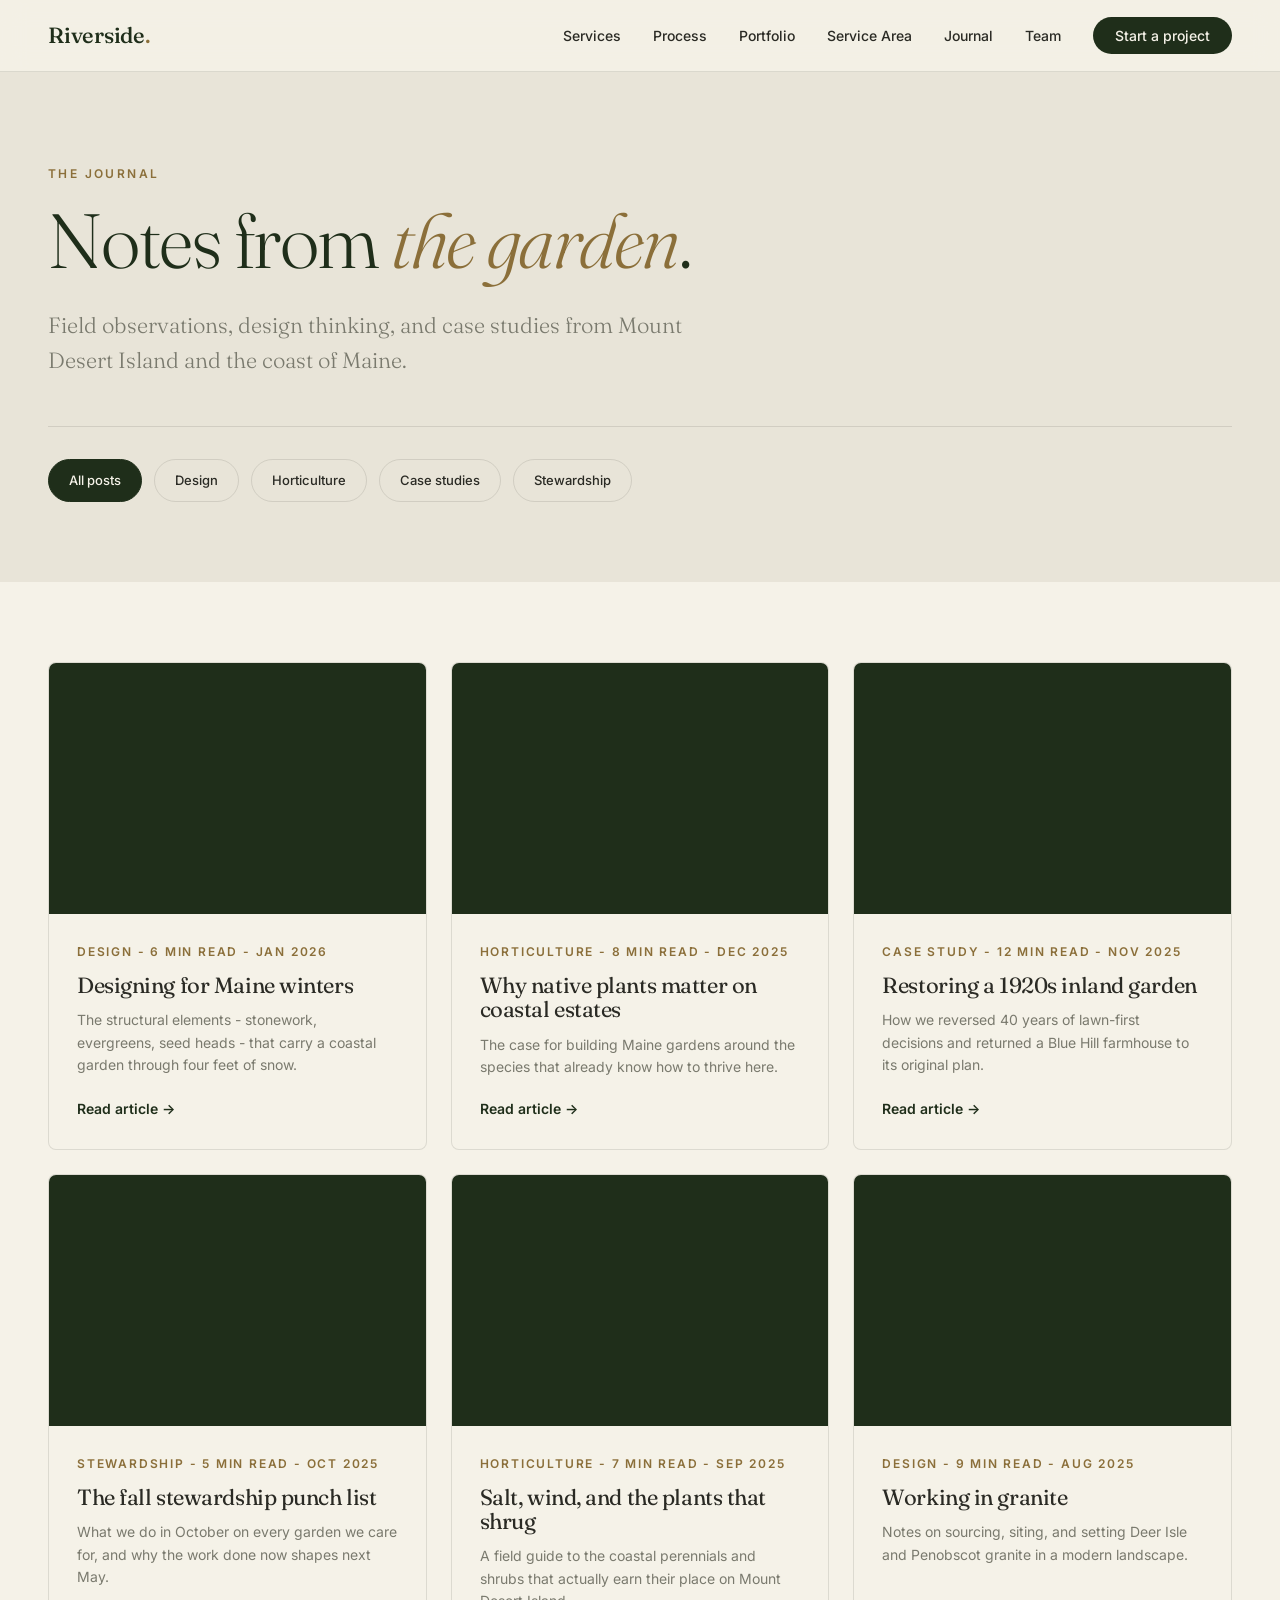
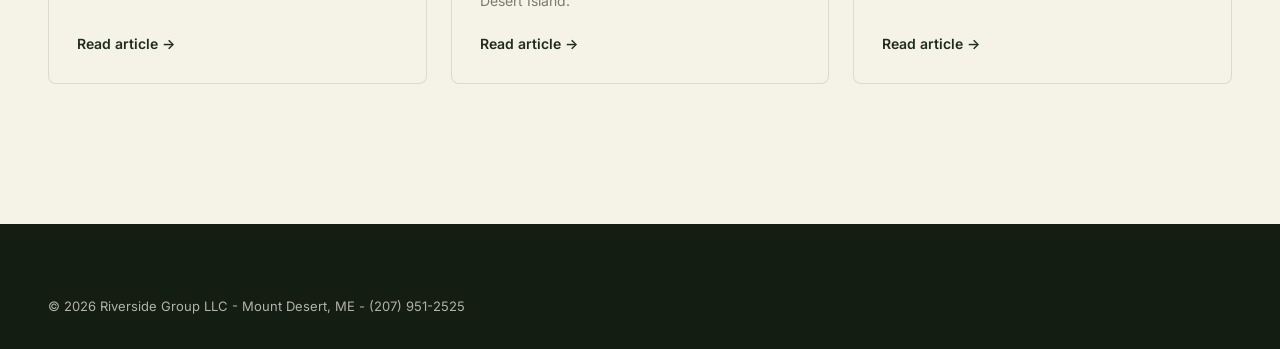
<file: journal/index.html>
<!DOCTYPE html>
<html lang="en">
<head>
<meta charset="UTF-8">
<meta name="viewport" content="width=device-width, initial-scale=1.0">
<title>Journal - Riverside Group</title>
<meta name="description" content="Notes from the garden. Field observations, design thinking, and case studies from Mount Desert Island.">
<link rel="preconnect" href="https://fonts.googleapis.com">
<link rel="preconnect" href="https://fonts.gstatic.com" crossorigin>
<link href="https://fonts.googleapis.com/css2?family=Fraunces:ital,opsz,wght@0,9..144,300..500;1,9..144,300..500&family=Inter:wght@400;500;600;700&display=swap" rel="stylesheet">
<link rel="stylesheet" href="../assets/css/styles.css">
<style>
  .page-header { padding: 160px 0 80px; background: var(--bone); }
  .page-header .eyebrow { color: var(--brass); }
  .page-header h1 { font-size: clamp(48px, 6vw, 80px); max-width: 800px; color: var(--moss); }
  .page-header h1 em { color: var(--brass); font-style: italic; }
  .page-header p { max-width: 640px; margin-top: 24px; font-family: var(--font-display); font-size: clamp(18px, 2vw, 22px); font-weight: 300; color: var(--stone); }
  .journal-body { background: var(--bone-light); padding: 80px 0 140px; }
  .journal-body .journal-grid { grid-template-columns: repeat(3, 1fr); }
  .category-bar { display: flex; gap: 12px; flex-wrap: wrap; margin: 48px 0 0; padding-top: 32px; border-top: 1px solid var(--rule); }
  .filter-chip {
    padding: 10px 20px;
    border-radius: 999px;
    border: 1px solid var(--rule);
    background: transparent;
    font-size: 13px;
    font-weight: 500;
    color: var(--charcoal);
    cursor: pointer;
    transition: all 0.2s;
  }
  .filter-chip.active { background: var(--moss); color: var(--bone-light); border-color: var(--moss); }
  @media (max-width: 880px) { .journal-body .journal-grid { grid-template-columns: 1fr; } }
</style>
</head>
<body>

<nav class="nav" id="nav">
  <a href="/" class="nav-logo">Riverside<span>.</span></a>
  <button class="nav-toggle" aria-label="Menu"><span></span><span></span><span></span></button>
  <ul class="nav-links">
    <li><a href="/#services">Services</a></li>
    <li><a href="/#process">Process</a></li>
    <li><a href="/portfolio/">Portfolio</a></li>
    <li><a href="/#area">Service Area</a></li>
    <li><a href="/journal/">Journal</a></li>
    <li><a href="/#team">Team</a></li>
    <li><a href="/#inquiry" class="nav-cta">Start a project</a></li>
  </ul>
</nav>

<header class="page-header">
  <div class="container">
    <span class="eyebrow">The Journal</span>
    <h1>Notes from <em>the garden</em>.</h1>
    <p>Field observations, design thinking, and case studies from Mount Desert Island and the coast of Maine.</p>
    <div class="category-bar">
      <button class="filter-chip active" data-filter="all">All posts</button>
      <button class="filter-chip" data-filter="design">Design</button>
      <button class="filter-chip" data-filter="horticulture">Horticulture</button>
      <button class="filter-chip" data-filter="case-study">Case studies</button>
      <button class="filter-chip" data-filter="stewardship">Stewardship</button>
    </div>
  </div>
</header>

<section class="journal-body">
  <div class="container">
    <div class="journal-grid" id="journalGrid">
      <a href="designing-for-maine-winters.html" class="article-card" data-cat="design">
        <div class="article-card-img" style="background-image: url('https://images.unsplash.com/photo-1455218873509-8097305ee378?q=80&w=1200&auto=format&fit=crop');"></div>
        <div class="article-card-body">
          <div class="article-meta">Design - 6 min read - Jan 2026</div>
          <h3>Designing for Maine winters</h3>
          <p>The structural elements - stonework, evergreens, seed heads - that carry a coastal garden through four feet of snow.</p>
          <span class="article-card-link">Read article &rarr;</span>
        </div>
      </a>
      <a href="native-plants-coastal-estates.html" class="article-card" data-cat="horticulture">
        <div class="article-card-img" style="background-image: url('https://images.unsplash.com/photo-1524598171353-ce84a57ea86b?q=80&w=1200&auto=format&fit=crop');"></div>
        <div class="article-card-body">
          <div class="article-meta">Horticulture - 8 min read - Dec 2025</div>
          <h3>Why native plants matter on coastal estates</h3>
          <p>The case for building Maine gardens around the species that already know how to thrive here.</p>
          <span class="article-card-link">Read article &rarr;</span>
        </div>
      </a>
      <a href="restoring-1920s-garden.html" class="article-card" data-cat="case-study">
        <div class="article-card-img" style="background-image: url('https://images.unsplash.com/photo-1523348837708-15d4a09cfac2?q=80&w=1200&auto=format&fit=crop');"></div>
        <div class="article-card-body">
          <div class="article-meta">Case study - 12 min read - Nov 2025</div>
          <h3>Restoring a 1920s inland garden</h3>
          <p>How we reversed 40 years of lawn-first decisions and returned a Blue Hill farmhouse to its original plan.</p>
          <span class="article-card-link">Read article &rarr;</span>
        </div>
      </a>
      <a href="#" class="article-card" data-cat="stewardship">
        <div class="article-card-img" style="background-image: url('https://images.unsplash.com/photo-1416879595882-3373a0480b5b?q=80&w=1200&auto=format&fit=crop');"></div>
        <div class="article-card-body">
          <div class="article-meta">Stewardship - 5 min read - Oct 2025</div>
          <h3>The fall stewardship punch list</h3>
          <p>What we do in October on every garden we care for, and why the work done now shapes next May.</p>
          <span class="article-card-link">Read article &rarr;</span>
        </div>
      </a>
      <a href="#" class="article-card" data-cat="horticulture">
        <div class="article-card-img" style="background-image: url('https://images.unsplash.com/photo-1558293842-c0fd3db86157?q=80&w=1200&auto=format&fit=crop');"></div>
        <div class="article-card-body">
          <div class="article-meta">Horticulture - 7 min read - Sep 2025</div>
          <h3>Salt, wind, and the plants that shrug</h3>
          <p>A field guide to the coastal perennials and shrubs that actually earn their place on Mount Desert Island.</p>
          <span class="article-card-link">Read article &rarr;</span>
        </div>
      </a>
      <a href="#" class="article-card" data-cat="design">
        <div class="article-card-img" style="background-image: url('https://images.unsplash.com/photo-1598902108854-10e335adac99?q=80&w=1200&auto=format&fit=crop');"></div>
        <div class="article-card-body">
          <div class="article-meta">Design - 9 min read - Aug 2025</div>
          <h3>Working in granite</h3>
          <p>Notes on sourcing, siting, and setting Deer Isle and Penobscot granite in a modern landscape.</p>
          <span class="article-card-link">Read article &rarr;</span>
        </div>
      </a>
    </div>
  </div>
</section>

<footer class="footer">
  <div class="container">
    <div class="footer-bottom" style="border-top: none; padding-top: 0;">
      <div>&copy; 2026 Riverside Group LLC - Mount Desert, ME - (207) 951-2525</div>
    </div>
  </div>
</footer>

<script src="../assets/js/app.js"></script>
<script>
  document.querySelectorAll('.filter-chip').forEach(chip => {
    chip.addEventListener('click', () => {
      const filter = chip.dataset.filter;
      document.querySelectorAll('.filter-chip').forEach(c => c.classList.remove('active'));
      chip.classList.add('active');
      document.querySelectorAll('.article-card[data-cat]').forEach(card => {
        card.style.display = (filter === 'all' || card.dataset.cat === filter) ? '' : 'none';
      });
    });
  });
</script>
</body>
</html>
</file>
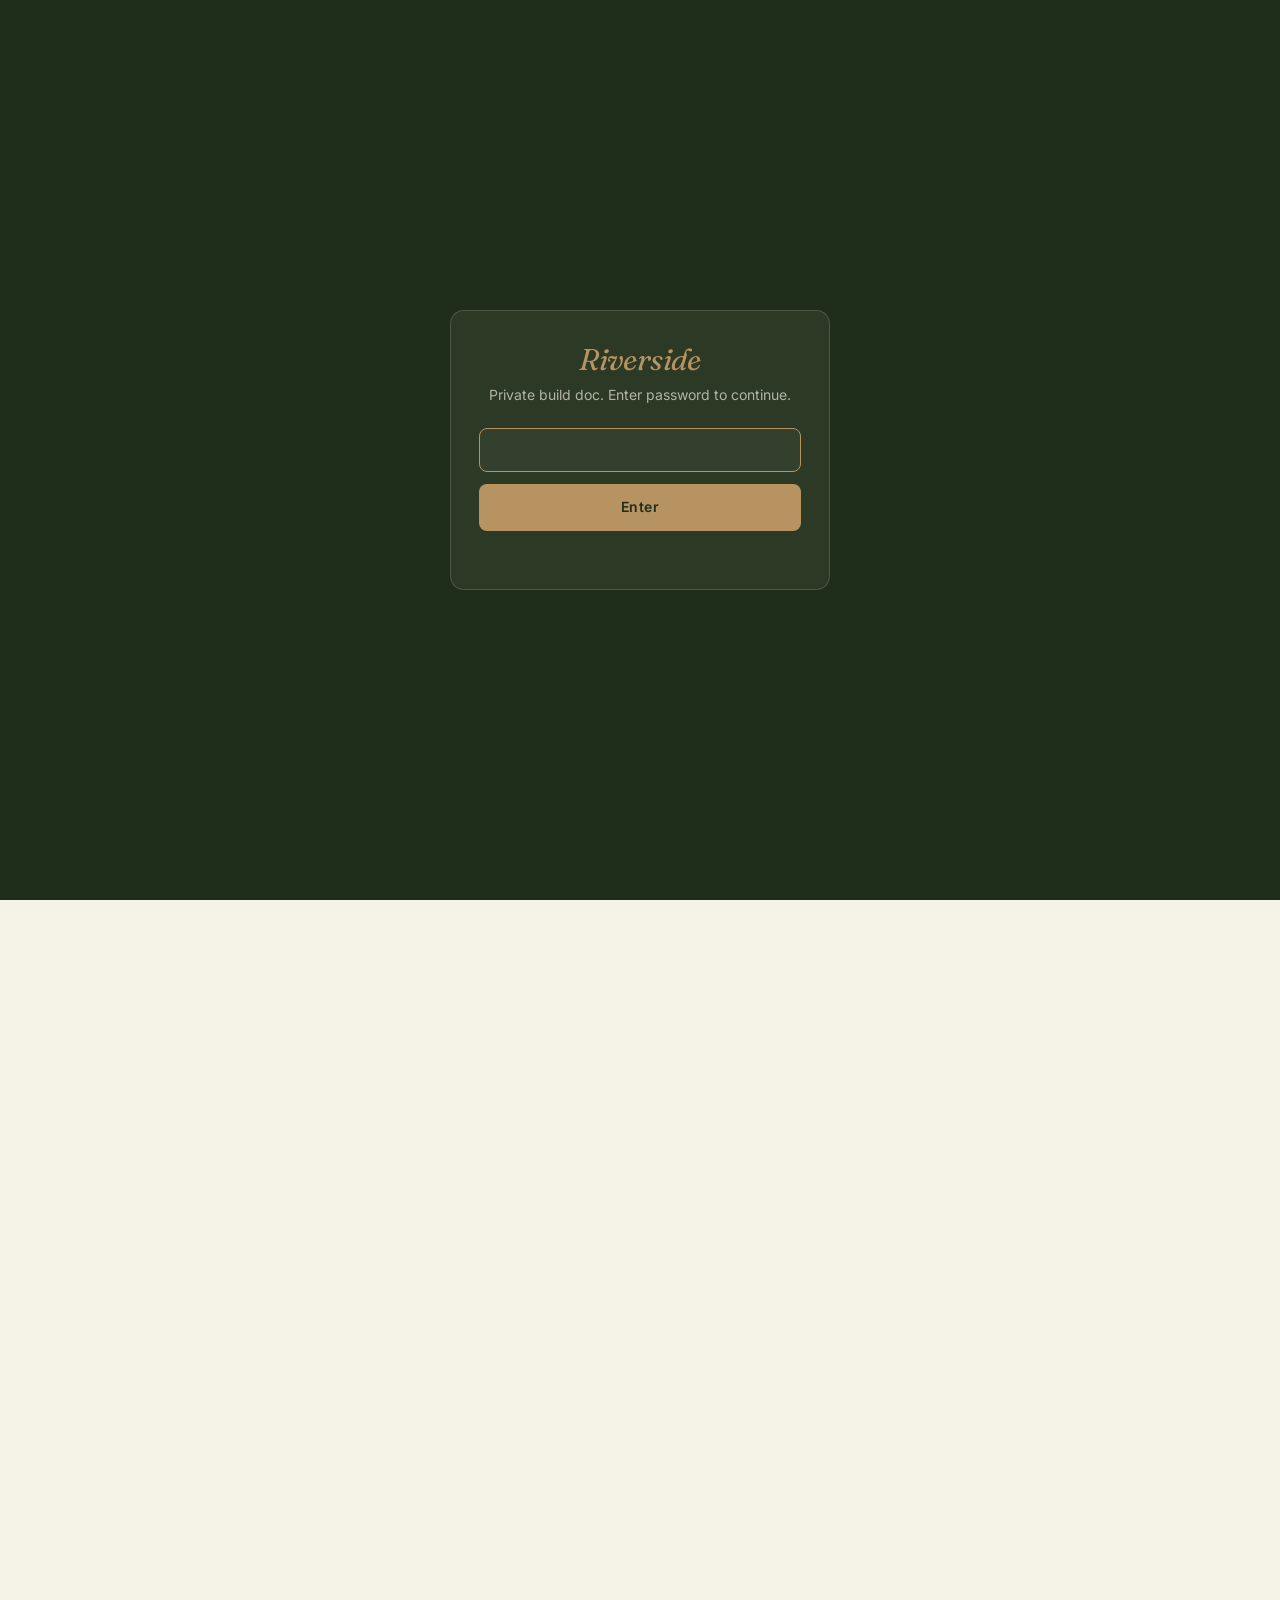
<file: materials/index.html>
<!DOCTYPE html>
<html lang="en">
<head>
<meta charset="UTF-8">
<meta name="viewport" content="width=device-width, initial-scale=1.0">
<meta name="robots" content="noindex, nofollow">
<title>Materials Cost Sheet v0 - Riverside Group</title>
<meta name="description" content="30-SKU starter catalog across 9 categories - lumber, sheetrock, soil, mulch, stone, hardscape, plants, edging, hardware. Prices pending Cameron verification.">
<meta property="og:title" content="Riverside materials cost sheet v0">
<meta property="og:description" content="30 SKUs across 9 categories - waiting on supplier names + price check from Cameron.">
<meta property="og:type" content="article">
<meta property="og:url" content="https://riverside-group-demo.vercel.app/materials/">
<meta name="twitter:card" content="summary">
<meta name="theme-color" content="#1f2e1a">
<link rel="icon" type="image/svg+xml" href="/assets/favicon.svg">
<link rel="preconnect" href="https://fonts.googleapis.com">
<link rel="preconnect" href="https://fonts.gstatic.com" crossorigin>
<link href="https://fonts.googleapis.com/css2?family=Fraunces:ital,opsz,wght@0,9..144,300..500;1,9..144,300..500&family=Inter:wght@400;500;600;700&display=swap" rel="stylesheet">
<link rel="stylesheet" href="/assets/css/styles.css">
<script src="/assets/js/gate.js"></script>
<style>
  body { background: var(--bone-light); }

  /* Hero */
  .m-hero { padding: 140px var(--gutter) 56px; max-width: var(--max); margin: 0 auto; }
  .m-hero .crumb { font-size: 13px; color: var(--stone); }
  .m-hero .crumb a { color: var(--brass); }
  .m-hero h1 { font-size: clamp(36px, 6vw, 64px); margin: 18px 0 22px; line-height: 1.05; }
  .m-hero h1 em { color: var(--brass); font-style: italic; }
  .m-hero .lede { max-width: 680px; }
  .m-hero-meta {
    display: flex; gap: 28px; flex-wrap: wrap;
    margin-top: 32px; padding-top: 22px;
    border-top: 1px solid var(--rule);
    font-size: 13px; color: var(--stone);
  }
  .m-hero-meta strong { color: var(--charcoal); display: block; font-size: 11px; letter-spacing: 0.18em; text-transform: uppercase; margin-bottom: 4px; font-weight: 600; }
  .m-hero-meta div { font-family: var(--font-display); font-size: 18px; color: var(--moss); font-weight: 400; }

  /* The ask - what Cameron needs to send back */
  .m-ask { background: var(--bone-light); padding: 80px var(--gutter); border-top: 1px solid var(--rule); border-bottom: 1px solid var(--rule); }
  .m-ask-inner { max-width: var(--max); margin: 0 auto; }
  .m-ask .eyebrow { color: var(--brass); }
  .m-ask h2 { color: var(--moss); font-size: clamp(26px, 4vw, 38px); margin-bottom: 14px; }
  .m-ask h2 em { color: var(--brass); font-style: italic; }
  .m-ask .ask-lede { color: var(--stone); font-size: 16px; max-width: 640px; margin-bottom: 32px; line-height: 1.55; }
  .ask-grid { display: grid; grid-template-columns: 1fr; gap: 0; border-top: 1px solid var(--rule); }
  .ask-card {
    padding: 22px 4px;
    border-bottom: 1px solid var(--rule);
    display: grid;
    grid-template-columns: 48px 1fr;
    gap: 18px;
    align-items: baseline;
  }
  .ask-card .num {
    font-family: var(--font-display);
    font-style: italic;
    color: var(--brass);
    font-size: 24px;
    margin: 0;
  }
  .ask-card h3 { color: var(--moss); font-size: 17px; font-family: var(--font-body); font-weight: 600; margin: 0 0 4px; }
  .ask-card p { color: var(--stone); font-size: 14px; line-height: 1.55; margin: 0; grid-column: 2; }
  .ask-card h3 { grid-column: 2; }

  /* Methodology */
  .m-method { padding: 64px var(--gutter); max-width: var(--max); margin: 0 auto; }
  .m-method .eyebrow { display: block; margin-bottom: 10px; }
  .m-method h2 { font-size: clamp(26px, 4vw, 38px); color: var(--moss); margin-bottom: 14px; }
  .m-method h2 em { color: var(--brass); font-style: italic; }
  .m-method p { color: var(--charcoal); max-width: 680px; font-size: 16px; line-height: 1.65; margin-bottom: 12px; }
  .markup-grid {
    display: grid; grid-template-columns: 1fr; gap: 10px;
    margin-top: 24px;
  }
  .markup-row {
    display: grid; grid-template-columns: 1fr auto; gap: 16px;
    padding: 12px 18px;
    background: white;
    border: 1px solid var(--rule);
    border-radius: 8px;
    font-size: 14px;
  }
  .markup-row strong { color: var(--moss); font-weight: 600; }
  .markup-row span { color: var(--brass); font-family: var(--font-display); font-style: italic; font-size: 17px; }

  /* Table */
  .m-table { padding: 0 var(--gutter) 80px; max-width: var(--max); margin: 0 auto; }
  .m-table .eyebrow { display: block; margin-bottom: 10px; padding-top: 32px; }
  .m-table h2 { font-size: clamp(26px, 4vw, 38px); color: var(--moss); margin-bottom: 8px; }
  .m-table h2 em { color: var(--brass); font-style: italic; }
  .m-table .tlede { color: var(--stone); margin-bottom: 28px; max-width: 640px; }

  /* Sticky filter bar */
  .m-filter {
    position: sticky;
    top: 0;
    z-index: 50;
    background: var(--bone-light);
    border-bottom: 1px solid var(--rule);
    padding: 14px var(--gutter);
    box-shadow: 0 1px 0 var(--rule);
  }
  .m-filter-inner {
    max-width: var(--max);
    margin: 0 auto;
    display: flex;
    gap: 18px;
    align-items: center;
    flex-wrap: wrap;
  }
  .m-filter .group { display: flex; gap: 6px; flex-wrap: wrap; align-items: center; }
  .m-filter .glabel {
    font-size: 10px; letter-spacing: 0.18em; text-transform: uppercase;
    color: var(--stone); font-weight: 600; margin-right: 4px;
  }
  .chip {
    appearance: none;
    -webkit-appearance: none;
    background: transparent;
    border: 1px solid var(--rule);
    border-radius: 999px;
    padding: 8px 14px;
    font-family: var(--font-body);
    font-size: 13px;
    color: var(--charcoal);
    cursor: pointer;
    transition: background 0.15s, border-color 0.15s, color 0.15s;
    min-height: 36px;
  }
  .chip:hover { border-color: var(--brass); color: var(--moss); }
  .chip[aria-pressed="true"] {
    background: var(--moss);
    border-color: var(--moss);
    color: var(--bone-light);
  }
  .chip:focus-visible { outline: 2px solid var(--brass); outline-offset: 2px; }
  .m-filter .count {
    margin-left: auto;
    font-size: 12px;
    color: var(--stone);
    font-family: var(--font-display);
    font-style: italic;
  }
  .m-filter .count strong { color: var(--moss); font-weight: 400; font-size: 15px; }
  @media (max-width: 720px) {
    .m-filter { padding: 12px var(--gutter); }
    .m-filter-inner { gap: 10px; }
    .m-filter .glabel { display: none; }
    .m-filter .count { width: 100%; margin: 4px 0 0; }
  }

  .cat-group { margin-bottom: 32px; container-type: inline-size; container-name: cat; }
  .cat-group[hidden] { display: none; }
  .cat-header {
    display: flex; align-items: baseline; gap: 14px;
    padding: 14px 0 12px;
    border-bottom: 2px solid var(--brass);
    margin-bottom: 0;
  }
  .cat-header h3 {
    font-family: var(--font-display);
    font-size: 22px;
    color: var(--moss);
    font-weight: 400;
    font-style: italic;
  }
  .cat-header .cat-meta { font-size: 12px; color: var(--stone); letter-spacing: 0.1em; text-transform: uppercase; }

  /* Card-style rows (mobile-first) */
  .sku-row {
    background: white;
    border: 1px solid var(--rule);
    border-radius: 10px;
    padding: 18px 20px;
    margin-top: 10px;
    display: grid;
    grid-template-columns: 1fr;
    gap: 8px;
  }
  .sku-row.tbd { border-left: 3px solid var(--brass); }
  .sku-row.verified { border-left: 3px solid #2d6b3a; background: #fbfdf6; }
  .sku-row.verified .verified-badge { display: inline-flex; }
  .verified-badge {
    display: none;
    align-items: center;
    gap: 5px;
    background: rgba(45, 107, 58, 0.12);
    color: #1e4a26;
    padding: 3px 9px;
    border-radius: 999px;
    font-size: 10px;
    letter-spacing: 0.14em;
    text-transform: uppercase;
    font-weight: 600;
    margin-left: 8px;
    vertical-align: middle;
  }
  .verified-badge::before {
    content: '';
    width: 11px; height: 6px;
    border-left: 1.5px solid currentColor;
    border-bottom: 1.5px solid currentColor;
    transform: rotate(-45deg);
    margin-top: -2px;
  }

  /* Estimator: qty input on each SKU + sticky bottom totals */
  .sku-qty {
    margin-top: 12px;
    padding-top: 10px;
    border-top: 1px dashed var(--rule);
    display: flex;
    align-items: center;
    gap: 12px;
    flex-wrap: wrap;
  }
  .sku-qty label {
    font-size: 10px; letter-spacing: 0.16em; text-transform: uppercase;
    color: var(--stone); font-weight: 600;
  }
  .sku-qty input {
    appearance: none;
    -webkit-appearance: none;
    background: var(--bone-light);
    border: 1px solid var(--rule);
    border-radius: 6px;
    padding: 8px 10px;
    width: 90px;
    font-family: var(--font-display);
    font-style: italic;
    font-size: 16px;
    color: var(--moss);
    min-height: 36px;
    text-align: right;
  }
  .sku-qty input:focus { outline: 2px solid var(--brass); outline-offset: 2px; background: white; }
  .sku-qty .line-total {
    margin-left: auto;
    font-family: var(--font-display);
    font-style: italic;
    color: var(--brass);
    font-size: 17px;
    min-width: 80px;
    text-align: right;
  }
  .sku-qty .line-total.zero { color: var(--rule); }

  .m-estimator-bar {
    position: fixed;
    left: 0; right: 0; bottom: 0;
    z-index: 60;
    background: var(--moss);
    color: var(--bone-light);
    border-top: 1px solid rgba(232, 228, 216, 0.18);
    padding: 14px var(--gutter);
    transform: translateY(100%);
    transition: transform 0.3s cubic-bezier(.22,.61,.36,1);
    box-shadow: 0 -2px 16px rgba(31, 46, 26, 0.18);
  }
  .m-estimator-bar.active { transform: translateY(0); }
  .m-estimator-inner {
    max-width: var(--max);
    margin: 0 auto;
    display: grid;
    grid-template-columns: 1fr 1fr 1fr auto;
    gap: 16px;
    align-items: center;
  }
  .est-cell .label {
    font-size: 10px; letter-spacing: 0.18em; text-transform: uppercase;
    color: rgba(232, 228, 216, 0.65); font-weight: 600;
    margin-bottom: 2px;
  }
  .est-cell .val {
    font-family: var(--font-display);
    font-style: italic;
    color: var(--brass-light);
    font-size: clamp(20px, 3.5vw, 28px);
    font-weight: 400;
    line-height: 1.1;
  }
  .est-cell .sub {
    font-size: 11px;
    color: rgba(232, 228, 216, 0.55);
    margin-top: 2px;
  }
  .m-estimator-bar button {
    appearance: none;
    background: transparent;
    color: rgba(232, 228, 216, 0.78);
    border: 1px solid rgba(232, 228, 216, 0.22);
    padding: 10px 14px;
    border-radius: 8px;
    font-family: var(--font-body);
    font-size: 12px;
    letter-spacing: 0.06em;
    cursor: pointer;
    min-height: 40px;
  }
  .m-estimator-bar button:hover { color: var(--bone-light); border-color: rgba(232, 228, 216, 0.45); }
  @media (max-width: 720px) {
    .m-estimator-inner { grid-template-columns: 1fr 1fr; gap: 10px; }
    .m-estimator-bar button { grid-column: 1 / -1; }
    .est-cell .label { font-size: 9px; }
  }
  /* Space at bottom so estimator doesn't hide last category */
  body.estimator-padding { padding-bottom: 100px; }
  body.has-saved-list.estimator-padding { padding-bottom: 100px; }

  /* Saved estimates panel - shows above the bar */
  .m-saved {
    margin: 24px 0 8px;
    padding: 16px 18px;
    background: white;
    border: 1px solid var(--rule);
    border-radius: 10px;
  }
  .m-saved h4 {
    font-size: 10px; letter-spacing: 0.2em; text-transform: uppercase;
    color: var(--brass); font-weight: 600; margin-bottom: 12px;
  }
  .m-saved-list { display: grid; gap: 6px; }
  .m-saved-row {
    display: grid;
    grid-template-columns: 1fr auto auto auto;
    gap: 14px;
    align-items: baseline;
    padding: 10px 12px;
    background: var(--bone-light);
    border: 1px solid var(--rule);
    border-radius: 8px;
    font-size: 13px;
  }
  .m-saved-row .name { color: var(--moss); font-family: var(--font-display); font-style: italic; font-size: 15px; }
  .m-saved-row .meta { color: var(--stone); font-size: 12px; }
  .m-saved-row .total { color: var(--brass); font-family: var(--font-display); font-style: italic; font-size: 15px; }
  .m-saved-row button {
    appearance: none;
    background: transparent;
    border: 1px solid var(--rule);
    color: var(--charcoal);
    padding: 6px 10px;
    border-radius: 6px;
    font-size: 11px;
    cursor: pointer;
    min-height: 32px;
  }
  .m-saved-row button:hover { border-color: var(--brass); color: var(--moss); }
  .m-saved-row button.del { color: #c87a4d; }
  .m-saved-row button.del:hover { border-color: #c87a4d; color: #c87a4d; }
  .m-saved-row button.quote { color: var(--moss); border-color: var(--brass); background: rgba(184, 147, 98, 0.08); }
  .m-saved-row button.quote:hover { background: var(--brass); color: var(--moss); }
  .m-saved-row button.quote.copied { background: #2d6b3a; color: var(--bone-light); border-color: #2d6b3a; }
  @media (max-width: 540px) {
    .m-saved-row { grid-template-columns: 1fr auto; gap: 8px 14px; }
    .m-saved-row .meta { grid-column: 1; font-size: 11px; }
    .m-saved-row .total { grid-column: 2; grid-row: 1; }
    .m-saved-row button { grid-column: 2; }
    .m-saved-row .quote { grid-row: 2; }
    .m-saved-row .load { grid-row: 3; }
    .m-saved-row .del { grid-row: 4; }
  }

  /* Margin warning - shows when margin < floor */
  .est-cell .val.warn { color: #d89878; }
  .est-cell .sub.warn { color: #d89878; }

  /* Add "Save" button to estimator bar */
  .m-estimator-bar button.btn-save-est {
    background: var(--brass);
    color: var(--moss);
    border-color: var(--brass);
    font-weight: 600;
  }
  .m-estimator-bar button.btn-save-est:hover { background: var(--brass-light); border-color: var(--brass-light); }

  /* Verification counter banner */
  .m-verified-banner {
    margin: 20px 0 24px;
    padding: 14px 18px;
    background: white;
    border: 1px solid var(--rule);
    border-left: 3px solid var(--brass);
    border-radius: 10px;
    display: flex;
    justify-content: space-between;
    align-items: center;
    gap: 12px;
    flex-wrap: wrap;
    font-size: 13px;
    color: var(--charcoal);
  }
  .m-verified-banner.has-verified { border-left-color: #2d6b3a; background: #fbfdf6; }
  .m-verified-banner .ver-text strong { color: var(--moss); }
  .m-verified-banner .ver-text em { color: var(--brass); font-style: italic; font-family: var(--font-display); font-size: 16px; }
  .m-verified-banner .ver-cta {
    font-size: 13px;
    color: var(--brass);
    border-bottom: 1px solid rgba(139, 111, 58, 0.4);
    padding-bottom: 1px;
    white-space: nowrap;
  }
  .sku-name {
    font-family: var(--font-display);
    font-size: 18px;
    color: var(--charcoal);
    font-weight: 400;
    line-height: 1.3;
  }
  .sku-note { font-size: 13px; color: var(--stone); font-style: italic; }
  .sku-fields {
    display: grid;
    grid-template-columns: 1fr 1fr;
    gap: 10px 16px;
    margin-top: 10px;
    padding-top: 12px;
    border-top: 1px dashed var(--rule);
    font-size: 13px;
  }
  .sku-field strong { display: block; font-size: 10px; letter-spacing: 0.16em; text-transform: uppercase; color: var(--stone); font-weight: 600; margin-bottom: 2px; }
  .sku-field span { color: var(--charcoal); font-weight: 500; }
  .sku-field span.cost { color: var(--moss); font-family: var(--font-display); font-style: italic; font-size: 17px; font-weight: 500; }
  .sku-field span.price { color: var(--brass); font-family: var(--font-display); font-style: italic; font-size: 17px; font-weight: 500; }
  .sku-field span.tbd { color: var(--brass); font-weight: 500; }
  .sku-deep-note { grid-column: 1 / -1; font-size: 13px; color: var(--stone); padding-top: 6px; line-height: 1.5; }

  /* Footer CTA */
  .m-cta { background: var(--bone-light); padding: 96px var(--gutter); text-align: center; border-top: 1px solid var(--rule); }
  .m-cta-inner { max-width: 720px; margin: 0 auto; }
  .m-cta .eyebrow { color: var(--brass); display: block; margin-bottom: 14px; }
  .m-cta h2 { color: var(--moss); font-size: clamp(28px, 5vw, 44px); margin-bottom: 18px; }
  .m-cta h2 em { color: var(--brass); font-style: italic; }
  .m-cta p { color: var(--charcoal); font-size: 17px; line-height: 1.55; max-width: 560px; margin: 0 auto 14px; }
  .m-cta .back {
    display: inline-block; margin-top: 22px;
    color: var(--brass); font-size: 14px;
    border-bottom: 1px solid rgba(139, 111, 58, 0.4);
    padding-bottom: 2px;
  }

  @media (min-width: 720px) {
    .ask-grid { grid-template-columns: 1fr 1fr; }
    .markup-grid { grid-template-columns: 1fr 1fr; }
  }
  /* Container query: SKU fields adapt to the cat-group width, not viewport */
  @container cat (min-width: 540px) {
    .sku-fields { grid-template-columns: repeat(4, 1fr); }
  }
  @container cat (min-width: 380px) and (max-width: 539.99px) {
    .sku-fields { grid-template-columns: repeat(2, 1fr); }
  }
  @container cat (max-width: 379.99px) {
    .sku-fields { grid-template-columns: 1fr; gap: 6px; }
    .sku-field { display: flex; justify-content: space-between; align-items: baseline; }
    .sku-field strong { margin-bottom: 0; }
  }
  @media (min-width: 1024px) {
    .ask-grid { grid-template-columns: repeat(4, 1fr); }
  }
</style>
</head>
<body>

<nav class="nav" id="nav">
  <a href="/" class="nav-logo">Riverside<span>.</span></a>
  <ul class="nav-links">
    <li><a href="/zaal/" class="nav-page">/zaal</a></li>
    <li><a href="/materials/" class="nav-page nav-page-active" aria-current="page">/materials</a></li>
    <li><a href="/hours-log/" class="nav-page">/hours-log</a></li>
  </ul>
</nav>

<!-- Hero -->
<header class="m-hero">
  <span class="crumb"><a href="/zaal/">/zaal</a> &rsaquo; Wave 1, Piece 14</span>
  <h1>Materials cost sheet <em>v0</em>.</h1>
  <p class="lede">30 starter SKUs across the categories Riverside touches most - lumber, sheetrock, soil, mulch, stone, hardscape, plants, edging, hardware. Cost columns use Maine-market estimates from published 2025 references. Yours to verify against your last three invoices, then we lock prices for estimating.</p>
  <div class="m-hero-meta">
    <div>
      <strong>SKUs</strong>
      30
    </div>
    <div>
      <strong>Categories</strong>
      9
    </div>
    <div>
      <strong>Status</strong>
      Draft - prices need your check
    </div>
    <div>
      <strong>Built</strong>
      May 2026
    </div>
  </div>
</header>

<!-- The ask -->
<section class="m-ask">
  <div class="m-ask-inner">
    <span class="eyebrow">Four names + one phone call</span>
    <h2>What I need from <em>you</em>.</h2>
    <p class="ask-lede">Rows marked <strong>TBD</strong> are waiting on your supplier names. Text me which four you actually buy from and I'll call each, lock real numbers, and ship v1 of this sheet this week.</p>
    <div class="ask-grid">
      <div class="ask-card">
        <div class="num">01</div>
        <h3>Loam yard</h3>
        <p>Where you buy screened topsoil, fill dirt, compost. By the cubic yard.</p>
      </div>
      <div class="ask-card">
        <div class="num">02</div>
        <h3>Stone yard</h3>
        <p>Crushed stone, pea gravel, river rock. Mulch too if same place.</p>
      </div>
      <div class="ask-card">
        <div class="num">03</div>
        <h3>Nursery</h3>
        <p>Plants - arborvitae, hydrangea, hostas, day lilies, B&B trees.</p>
      </div>
      <div class="ask-card">
        <div class="num">04</div>
        <h3>Hardscape supplier</h3>
        <p>Pavers, retaining wall block, polymeric joint sand.</p>
      </div>
    </div>
  </div>
</section>

<!-- Methodology -->
<section class="m-method">
  <span class="eyebrow">How the cost columns get built</span>
  <h2>The <em>math</em>.</h2>
  <p>Every row: <strong>Cost (your unit cost from supplier)</strong> &times; <strong>Markup %</strong> = <strong>Customer Price</strong>. Markup percentages follow industry norms by category - commodities run leaner, plants and stone run higher because they tie up cash and break.</p>
  <p>The cost numbers in this draft are placeholders from published 2025 references (GreenMargins, Hammond Lumber catalog estimates). Once you verify against your last three invoices, those become the floor for every estimate going forward.</p>
  <div class="markup-grid">
    <div class="markup-row"><strong>Lumber + sheetrock + hardware</strong><span>15%</span></div>
    <div class="markup-row"><strong>Soil + mulch</strong><span>15-18%</span></div>
    <div class="markup-row"><strong>Stone + hardscape + edging</strong><span>20-25%</span></div>
    <div class="markup-row"><strong>Plants + nursery stock</strong><span>30-35%</span></div>
  </div>
</section>

<!-- Sticky filter bar -->
<div class="m-filter" id="m-filter">
  <div class="m-filter-inner">
    <div class="group" role="group" aria-label="Filter by category">
      <span class="glabel">Category</span>
      <button class="chip" data-filter="all" aria-pressed="true">All</button>
      <button class="chip" data-filter="lumber" aria-pressed="false">Lumber</button>
      <button class="chip" data-filter="sheetrock" aria-pressed="false">Sheetrock</button>
      <button class="chip" data-filter="soil" aria-pressed="false">Soil</button>
      <button class="chip" data-filter="mulch" aria-pressed="false">Mulch</button>
      <button class="chip" data-filter="stone" aria-pressed="false">Stone</button>
      <button class="chip" data-filter="hardscape" aria-pressed="false">Hardscape</button>
      <button class="chip" data-filter="plants" aria-pressed="false">Plants</button>
      <button class="chip" data-filter="edging" aria-pressed="false">Edging</button>
      <button class="chip" data-filter="hardware" aria-pressed="false">Hardware</button>
    </div>
    <div class="group" role="group" aria-label="Sort">
      <span class="glabel">Sort</span>
      <button class="chip" data-sort="default" aria-pressed="true">Default</button>
      <button class="chip" data-sort="tbd-first" aria-pressed="false">TBD first</button>
    </div>
    <div class="count" id="m-count"><strong>30</strong> SKUs shown</div>
  </div>
</div>

<!-- Table -->
<section class="m-table">
  <span class="eyebrow">The 30 SKUs</span>
  <h2>Starter <em>catalog</em>.</h2>
  <p class="tlede">Brass-bordered rows are TBD - waiting on supplier confirmation. Cost + price columns are placeholders until you verify.</p>

  <div class="m-verified-banner" id="m-verified-banner" hidden>
    <div class="ver-text"><em id="ver-count">0</em> <strong>of 30</strong> rows verified by you. Rows below show your real numbers in place of my placeholder guesses.</div>
    <a class="ver-cta" href="/cost-check/">Update entries &rarr;</a>
  </div>

  <div class="m-saved" id="m-saved" hidden>
    <h4>Your saved estimates</h4>
    <div class="m-saved-list" id="m-saved-list"></div>
  </div>

  <!-- Lumber -->
  <div class="cat-group" data-cat="lumber">
    <div class="cat-header"><h3>Lumber</h3><span class="cat-meta">6 SKUs - 15-20% markup</span></div>

    <div class="sku-row tbd" data-sku-idx="0">
      <div class="sku-name">Spruce 2x4x8 stud</div>
      <div class="sku-note">dimensional framing</div>
      <div class="sku-fields">
        <div class="sku-field"><strong>Unit</strong><span>each</span></div>
        <div class="sku-field"><strong>Supplier</strong><span>Hammond Lumber</span></div>
        <div class="sku-field"><strong>Cost</strong><span class="cost">$4.50</span></div>
        <div class="sku-field"><strong>Price</strong><span class="price">$5.18</span></div>
        <div class="sku-deep-note">Bunk pricing better; ask for 100ct bunk rate</div>
      </div>
      <div class="sku-qty">
        <label for="qty-0">Qty</label>
        <input type="number" inputmode="decimal" step="0.01" min="0" id="qty-0" data-qty-idx="0" placeholder="0">
        <span class="line-total zero" data-line-total="0">$0.00</span>
      </div>
        </div>

    <div class="sku-row tbd" data-sku-idx="1">
      <div class="sku-name">Spruce 2x6x12</div>
      <div class="sku-note">dimensional framing</div>
      <div class="sku-fields">
        <div class="sku-field"><strong>Unit</strong><span>each</span></div>
        <div class="sku-field"><strong>Supplier</strong><span>Hammond Lumber</span></div>
        <div class="sku-field"><strong>Cost</strong><span class="cost">$11.50</span></div>
        <div class="sku-field"><strong>Price</strong><span class="price">$13.23</span></div>
      </div>
      <div class="sku-qty">
        <label for="qty-1">Qty</label>
        <input type="number" inputmode="decimal" step="0.01" min="0" id="qty-1" data-qty-idx="1" placeholder="0">
        <span class="line-total zero" data-line-total="1">$0.00</span>
      </div>
        </div>

    <div class="sku-row tbd" data-sku-idx="2">
      <div class="sku-name">Pressure treated 2x6x12</div>
      <div class="sku-note">ground-contact rated</div>
      <div class="sku-fields">
        <div class="sku-field"><strong>Unit</strong><span>each</span></div>
        <div class="sku-field"><strong>Supplier</strong><span>Hammond Lumber</span></div>
        <div class="sku-field"><strong>Cost</strong><span class="cost">$18.50</span></div>
        <div class="sku-field"><strong>Price</strong><span class="price">$21.28</span></div>
      </div>
      <div class="sku-qty">
        <label for="qty-2">Qty</label>
        <input type="number" inputmode="decimal" step="0.01" min="0" id="qty-2" data-qty-idx="2" placeholder="0">
        <span class="line-total zero" data-line-total="2">$0.00</span>
      </div>
        </div>

    <div class="sku-row tbd" data-sku-idx="3">
      <div class="sku-name">Pressure treated 6x6x8</div>
      <div class="sku-note">post material</div>
      <div class="sku-fields">
        <div class="sku-field"><strong>Unit</strong><span>each</span></div>
        <div class="sku-field"><strong>Supplier</strong><span>Hammond Lumber</span></div>
        <div class="sku-field"><strong>Cost</strong><span class="cost">$32.00</span></div>
        <div class="sku-field"><strong>Price</strong><span class="price">$36.80</span></div>
        <div class="sku-deep-note">For deck posts + pergola</div>
      </div>
      <div class="sku-qty">
        <label for="qty-3">Qty</label>
        <input type="number" inputmode="decimal" step="0.01" min="0" id="qty-3" data-qty-idx="3" placeholder="0">
        <span class="line-total zero" data-line-total="3">$0.00</span>
      </div>
        </div>

    <div class="sku-row tbd" data-sku-idx="4">
      <div class="sku-name">5/4 PT decking 12'</div>
      <div class="sku-note">radius edge</div>
      <div class="sku-fields">
        <div class="sku-field"><strong>Unit</strong><span>each</span></div>
        <div class="sku-field"><strong>Supplier</strong><span>Hammond Lumber</span></div>
        <div class="sku-field"><strong>Cost</strong><span class="cost">$28.00</span></div>
        <div class="sku-field"><strong>Price</strong><span class="price">$33.60</span></div>
      </div>
      <div class="sku-qty">
        <label for="qty-4">Qty</label>
        <input type="number" inputmode="decimal" step="0.01" min="0" id="qty-4" data-qty-idx="4" placeholder="0">
        <span class="line-total zero" data-line-total="4">$0.00</span>
      </div>
        </div>

    <div class="sku-row tbd" data-sku-idx="5">
      <div class="sku-name">Cedar 2x6x12</div>
      <div class="sku-note">naturally rot-resistant</div>
      <div class="sku-fields">
        <div class="sku-field"><strong>Unit</strong><span>each</span></div>
        <div class="sku-field"><strong>Supplier</strong><span>Hancock Lumber</span></div>
        <div class="sku-field"><strong>Cost</strong><span class="cost">$38.00</span></div>
        <div class="sku-field"><strong>Price</strong><span class="price">$45.60</span></div>
        <div class="sku-deep-note">Hancock owns timberland; check pricing</div>
      </div>
      <div class="sku-qty">
        <label for="qty-5">Qty</label>
        <input type="number" inputmode="decimal" step="0.01" min="0" id="qty-5" data-qty-idx="5" placeholder="0">
        <span class="line-total zero" data-line-total="5">$0.00</span>
      </div>
        </div>
  </div>

  <!-- Sheetrock -->
  <div class="cat-group" data-cat="sheetrock">
    <div class="cat-header"><h3>Sheetrock</h3><span class="cat-meta">3 SKUs - 15% markup</span></div>

    <div class="sku-row tbd" data-sku-idx="6">
      <div class="sku-name">1/2 inch drywall 4x8</div>
      <div class="sku-note">standard</div>
      <div class="sku-fields">
        <div class="sku-field"><strong>Unit</strong><span>each</span></div>
        <div class="sku-field"><strong>Supplier</strong><span>Hammond Lumber</span></div>
        <div class="sku-field"><strong>Cost</strong><span class="cost">$14.50</span></div>
        <div class="sku-field"><strong>Price</strong><span class="price">$16.68</span></div>
        <div class="sku-deep-note">Bunk of 50 for project work</div>
      </div>
      <div class="sku-qty">
        <label for="qty-6">Qty</label>
        <input type="number" inputmode="decimal" step="0.01" min="0" id="qty-6" data-qty-idx="6" placeholder="0">
        <span class="line-total zero" data-line-total="6">$0.00</span>
      </div>
        </div>

    <div class="sku-row tbd" data-sku-idx="7">
      <div class="sku-name">5/8 inch fire-rated 4x8</div>
      <div class="sku-note">fire-rated</div>
      <div class="sku-fields">
        <div class="sku-field"><strong>Unit</strong><span>each</span></div>
        <div class="sku-field"><strong>Supplier</strong><span>Hammond Lumber</span></div>
        <div class="sku-field"><strong>Cost</strong><span class="cost">$19.50</span></div>
        <div class="sku-field"><strong>Price</strong><span class="price">$22.43</span></div>
      </div>
      <div class="sku-qty">
        <label for="qty-7">Qty</label>
        <input type="number" inputmode="decimal" step="0.01" min="0" id="qty-7" data-qty-idx="7" placeholder="0">
        <span class="line-total zero" data-line-total="7">$0.00</span>
      </div>
        </div>

    <div class="sku-row tbd" data-sku-idx="8">
      <div class="sku-name">Joint compound 4.5 gal</div>
      <div class="sku-note">pre-mixed</div>
      <div class="sku-fields">
        <div class="sku-field"><strong>Unit</strong><span>each</span></div>
        <div class="sku-field"><strong>Supplier</strong><span>Hammond Lumber</span></div>
        <div class="sku-field"><strong>Cost</strong><span class="cost">$22.00</span></div>
        <div class="sku-field"><strong>Price</strong><span class="price">$25.30</span></div>
      </div>
      <div class="sku-qty">
        <label for="qty-8">Qty</label>
        <input type="number" inputmode="decimal" step="0.01" min="0" id="qty-8" data-qty-idx="8" placeholder="0">
        <span class="line-total zero" data-line-total="8">$0.00</span>
      </div>
        </div>
  </div>

  <!-- Soil -->
  <div class="cat-group" data-cat="soil">
    <div class="cat-header"><h3>Soil</h3><span class="cat-meta">3 SKUs - 15% markup - needs loam yard name</span></div>

    <div class="sku-row tbd" data-sku-idx="9">
      <div class="sku-name">Loam (screened topsoil)</div>
      <div class="sku-fields">
        <div class="sku-field"><strong>Unit</strong><span>cubic yard</span></div>
        <div class="sku-field"><strong>Supplier</strong><span class="tbd">TBD - your loam yard</span></div>
        <div class="sku-field"><strong>Cost</strong><span class="cost">$38.00</span></div>
        <div class="sku-field"><strong>Price</strong><span class="price">$43.70</span></div>
      </div>
      <div class="sku-qty">
        <label for="qty-9">Qty</label>
        <input type="number" inputmode="decimal" step="0.01" min="0" id="qty-9" data-qty-idx="9" placeholder="0">
        <span class="line-total zero" data-line-total="9">$0.00</span>
      </div>
        </div>

    <div class="sku-row tbd" data-sku-idx="10">
      <div class="sku-name">Fill dirt (unscreened)</div>
      <div class="sku-fields">
        <div class="sku-field"><strong>Unit</strong><span>cubic yard</span></div>
        <div class="sku-field"><strong>Supplier</strong><span class="tbd">TBD - your loam yard</span></div>
        <div class="sku-field"><strong>Cost</strong><span class="cost">$18.00</span></div>
        <div class="sku-field"><strong>Price</strong><span class="price">$20.70</span></div>
      </div>
      <div class="sku-qty">
        <label for="qty-10">Qty</label>
        <input type="number" inputmode="decimal" step="0.01" min="0" id="qty-10" data-qty-idx="10" placeholder="0">
        <span class="line-total zero" data-line-total="10">$0.00</span>
      </div>
        </div>

    <div class="sku-row tbd" data-sku-idx="11">
      <div class="sku-name">Compost (leaf + manure)</div>
      <div class="sku-fields">
        <div class="sku-field"><strong>Unit</strong><span>cubic yard</span></div>
        <div class="sku-field"><strong>Supplier</strong><span class="tbd">TBD - your loam yard</span></div>
        <div class="sku-field"><strong>Cost</strong><span class="cost">$42.00</span></div>
        <div class="sku-field"><strong>Price</strong><span class="price">$48.30</span></div>
      </div>
      <div class="sku-qty">
        <label for="qty-11">Qty</label>
        <input type="number" inputmode="decimal" step="0.01" min="0" id="qty-11" data-qty-idx="11" placeholder="0">
        <span class="line-total zero" data-line-total="11">$0.00</span>
      </div>
        </div>
  </div>

  <!-- Mulch -->
  <div class="cat-group" data-cat="mulch">
    <div class="cat-header"><h3>Mulch</h3><span class="cat-meta">3 SKUs - 18% markup - needs stone yard name</span></div>

    <div class="sku-row tbd" data-sku-idx="12">
      <div class="sku-name">Hardwood mulch</div>
      <div class="sku-note">bulk</div>
      <div class="sku-fields">
        <div class="sku-field"><strong>Unit</strong><span>cubic yard</span></div>
        <div class="sku-field"><strong>Supplier</strong><span class="tbd">TBD - your stone yard</span></div>
        <div class="sku-field"><strong>Cost</strong><span class="cost">$38.00</span></div>
        <div class="sku-field"><strong>Price</strong><span class="price">$44.84</span></div>
        <div class="sku-deep-note">$30-45 range per GreenMargins 2025</div>
      </div>
      <div class="sku-qty">
        <label for="qty-12">Qty</label>
        <input type="number" inputmode="decimal" step="0.01" min="0" id="qty-12" data-qty-idx="12" placeholder="0">
        <span class="line-total zero" data-line-total="12">$0.00</span>
      </div>
        </div>

    <div class="sku-row tbd" data-sku-idx="13">
      <div class="sku-name">Dyed black mulch</div>
      <div class="sku-note">bulk</div>
      <div class="sku-fields">
        <div class="sku-field"><strong>Unit</strong><span>cubic yard</span></div>
        <div class="sku-field"><strong>Supplier</strong><span class="tbd">TBD - your stone yard</span></div>
        <div class="sku-field"><strong>Cost</strong><span class="cost">$44.00</span></div>
        <div class="sku-field"><strong>Price</strong><span class="price">$51.92</span></div>
      </div>
      <div class="sku-qty">
        <label for="qty-13">Qty</label>
        <input type="number" inputmode="decimal" step="0.01" min="0" id="qty-13" data-qty-idx="13" placeholder="0">
        <span class="line-total zero" data-line-total="13">$0.00</span>
      </div>
        </div>

    <div class="sku-row tbd" data-sku-idx="14">
      <div class="sku-name">Pine bark mulch</div>
      <div class="sku-note">bulk</div>
      <div class="sku-fields">
        <div class="sku-field"><strong>Unit</strong><span>cubic yard</span></div>
        <div class="sku-field"><strong>Supplier</strong><span class="tbd">TBD - your stone yard</span></div>
        <div class="sku-field"><strong>Cost</strong><span class="cost">$40.00</span></div>
        <div class="sku-field"><strong>Price</strong><span class="price">$47.20</span></div>
      </div>
      <div class="sku-qty">
        <label for="qty-14">Qty</label>
        <input type="number" inputmode="decimal" step="0.01" min="0" id="qty-14" data-qty-idx="14" placeholder="0">
        <span class="line-total zero" data-line-total="14">$0.00</span>
      </div>
        </div>
  </div>

  <!-- Stone -->
  <div class="cat-group" data-cat="stone">
    <div class="cat-header"><h3>Stone</h3><span class="cat-meta">3 SKUs - 20-25% markup - needs stone yard name</span></div>

    <div class="sku-row tbd" data-sku-idx="15">
      <div class="sku-name">Crushed stone 3/4 inch</div>
      <div class="sku-fields">
        <div class="sku-field"><strong>Unit</strong><span>cubic yard</span></div>
        <div class="sku-field"><strong>Supplier</strong><span class="tbd">TBD - your stone yard</span></div>
        <div class="sku-field"><strong>Cost</strong><span class="cost">$42.00</span></div>
        <div class="sku-field"><strong>Price</strong><span class="price">$50.40</span></div>
        <div class="sku-deep-note">Drainage + base layer</div>
      </div>
      <div class="sku-qty">
        <label for="qty-15">Qty</label>
        <input type="number" inputmode="decimal" step="0.01" min="0" id="qty-15" data-qty-idx="15" placeholder="0">
        <span class="line-total zero" data-line-total="15">$0.00</span>
      </div>
        </div>

    <div class="sku-row tbd" data-sku-idx="16">
      <div class="sku-name">Pea gravel</div>
      <div class="sku-fields">
        <div class="sku-field"><strong>Unit</strong><span>cubic yard</span></div>
        <div class="sku-field"><strong>Supplier</strong><span class="tbd">TBD - your stone yard</span></div>
        <div class="sku-field"><strong>Cost</strong><span class="cost">$55.00</span></div>
        <div class="sku-field"><strong>Price</strong><span class="price">$66.00</span></div>
      </div>
      <div class="sku-qty">
        <label for="qty-16">Qty</label>
        <input type="number" inputmode="decimal" step="0.01" min="0" id="qty-16" data-qty-idx="16" placeholder="0">
        <span class="line-total zero" data-line-total="16">$0.00</span>
      </div>
        </div>

    <div class="sku-row tbd" data-sku-idx="17">
      <div class="sku-name">River rock 2-4 inch</div>
      <div class="sku-note">decorative</div>
      <div class="sku-fields">
        <div class="sku-field"><strong>Unit</strong><span>cubic yard</span></div>
        <div class="sku-field"><strong>Supplier</strong><span class="tbd">TBD - your stone yard</span></div>
        <div class="sku-field"><strong>Cost</strong><span class="cost">$85.00</span></div>
        <div class="sku-field"><strong>Price</strong><span class="price">$106.25</span></div>
      </div>
      <div class="sku-qty">
        <label for="qty-17">Qty</label>
        <input type="number" inputmode="decimal" step="0.01" min="0" id="qty-17" data-qty-idx="17" placeholder="0">
        <span class="line-total zero" data-line-total="17">$0.00</span>
      </div>
        </div>
  </div>

  <!-- Hardscape -->
  <div class="cat-group" data-cat="hardscape">
    <div class="cat-header"><h3>Hardscape</h3><span class="cat-meta">4 SKUs - 18-25% markup - needs hardscape supplier</span></div>

    <div class="sku-row tbd" data-sku-idx="18">
      <div class="sku-name">Concrete paver 12x12</div>
      <div class="sku-note">standard gray</div>
      <div class="sku-fields">
        <div class="sku-field"><strong>Unit</strong><span>each</span></div>
        <div class="sku-field"><strong>Supplier</strong><span class="tbd">TBD - hardscape</span></div>
        <div class="sku-field"><strong>Cost</strong><span class="cost">$4.50</span></div>
        <div class="sku-field"><strong>Price</strong><span class="price">$5.63</span></div>
        <div class="sku-deep-note">$3-12 range per GreenMargins; $4.50 is mid-tier</div>
      </div>
      <div class="sku-qty">
        <label for="qty-18">Qty</label>
        <input type="number" inputmode="decimal" step="0.01" min="0" id="qty-18" data-qty-idx="18" placeholder="0">
        <span class="line-total zero" data-line-total="18">$0.00</span>
      </div>
        </div>

    <div class="sku-row tbd" data-sku-idx="19">
      <div class="sku-name">Retaining wall block</div>
      <div class="sku-note">standard gray</div>
      <div class="sku-fields">
        <div class="sku-field"><strong>Unit</strong><span>each</span></div>
        <div class="sku-field"><strong>Supplier</strong><span class="tbd">TBD - hardscape</span></div>
        <div class="sku-field"><strong>Cost</strong><span class="cost">$5.50</span></div>
        <div class="sku-field"><strong>Price</strong><span class="price">$6.88</span></div>
        <div class="sku-deep-note">$3-8 range; $5.50 mid-tier</div>
      </div>
      <div class="sku-qty">
        <label for="qty-19">Qty</label>
        <input type="number" inputmode="decimal" step="0.01" min="0" id="qty-19" data-qty-idx="19" placeholder="0">
        <span class="line-total zero" data-line-total="19">$0.00</span>
      </div>
        </div>

    <div class="sku-row tbd" data-sku-idx="20">
      <div class="sku-name">Polymeric joint sand</div>
      <div class="sku-note">55 lb bag</div>
      <div class="sku-fields">
        <div class="sku-field"><strong>Unit</strong><span>each</span></div>
        <div class="sku-field"><strong>Supplier</strong><span class="tbd">TBD - hardscape</span></div>
        <div class="sku-field"><strong>Cost</strong><span class="cost">$32.00</span></div>
        <div class="sku-field"><strong>Price</strong><span class="price">$38.40</span></div>
      </div>
      <div class="sku-qty">
        <label for="qty-20">Qty</label>
        <input type="number" inputmode="decimal" step="0.01" min="0" id="qty-20" data-qty-idx="20" placeholder="0">
        <span class="line-total zero" data-line-total="20">$0.00</span>
      </div>
        </div>

    <div class="sku-row tbd" data-sku-idx="21">
      <div class="sku-name">Geotextile fabric 6x100</div>
      <div class="sku-note">woven</div>
      <div class="sku-fields">
        <div class="sku-field"><strong>Unit</strong><span>each</span></div>
        <div class="sku-field"><strong>Supplier</strong><span>Hammond Lumber</span></div>
        <div class="sku-field"><strong>Cost</strong><span class="cost">$140.00</span></div>
        <div class="sku-field"><strong>Price</strong><span class="price">$165.20</span></div>
      </div>
      <div class="sku-qty">
        <label for="qty-21">Qty</label>
        <input type="number" inputmode="decimal" step="0.01" min="0" id="qty-21" data-qty-idx="21" placeholder="0">
        <span class="line-total zero" data-line-total="21">$0.00</span>
      </div>
        </div>
  </div>

  <!-- Plants -->
  <div class="cat-group" data-cat="plants">
    <div class="cat-header"><h3>Plants</h3><span class="cat-meta">5 SKUs - 30-35% markup - needs nursery name</span></div>

    <div class="sku-row tbd" data-sku-idx="22">
      <div class="sku-name">Arborvitae 'Green Giant' 6-7 ft</div>
      <div class="sku-note">privacy screen</div>
      <div class="sku-fields">
        <div class="sku-field"><strong>Unit</strong><span>each</span></div>
        <div class="sku-field"><strong>Supplier</strong><span class="tbd">TBD - your nursery</span></div>
        <div class="sku-field"><strong>Cost</strong><span class="cost">$95.00</span></div>
        <div class="sku-field"><strong>Price</strong><span class="price">$128.25</span></div>
        <div class="sku-deep-note">Maine staple; popular for MDI estate work</div>
      </div>
      <div class="sku-qty">
        <label for="qty-22">Qty</label>
        <input type="number" inputmode="decimal" step="0.01" min="0" id="qty-22" data-qty-idx="22" placeholder="0">
        <span class="line-total zero" data-line-total="22">$0.00</span>
      </div>
        </div>

    <div class="sku-row tbd" data-sku-idx="23">
      <div class="sku-name">Hydrangea 3 gal</div>
      <div class="sku-fields">
        <div class="sku-field"><strong>Unit</strong><span>each</span></div>
        <div class="sku-field"><strong>Supplier</strong><span class="tbd">TBD - your nursery</span></div>
        <div class="sku-field"><strong>Cost</strong><span class="cost">$42.00</span></div>
        <div class="sku-field"><strong>Price</strong><span class="price">$56.70</span></div>
      </div>
      <div class="sku-qty">
        <label for="qty-23">Qty</label>
        <input type="number" inputmode="decimal" step="0.01" min="0" id="qty-23" data-qty-idx="23" placeholder="0">
        <span class="line-total zero" data-line-total="23">$0.00</span>
      </div>
        </div>

    <div class="sku-row tbd" data-sku-idx="24">
      <div class="sku-name">Day lily 1 gal</div>
      <div class="sku-fields">
        <div class="sku-field"><strong>Unit</strong><span>each</span></div>
        <div class="sku-field"><strong>Supplier</strong><span class="tbd">TBD - your nursery</span></div>
        <div class="sku-field"><strong>Cost</strong><span class="cost">$12.00</span></div>
        <div class="sku-field"><strong>Price</strong><span class="price">$16.20</span></div>
      </div>
      <div class="sku-qty">
        <label for="qty-24">Qty</label>
        <input type="number" inputmode="decimal" step="0.01" min="0" id="qty-24" data-qty-idx="24" placeholder="0">
        <span class="line-total zero" data-line-total="24">$0.00</span>
      </div>
        </div>

    <div class="sku-row tbd" data-sku-idx="25">
      <div class="sku-name">Hosta 1 gal</div>
      <div class="sku-fields">
        <div class="sku-field"><strong>Unit</strong><span>each</span></div>
        <div class="sku-field"><strong>Supplier</strong><span class="tbd">TBD - your nursery</span></div>
        <div class="sku-field"><strong>Cost</strong><span class="cost">$10.00</span></div>
        <div class="sku-field"><strong>Price</strong><span class="price">$13.50</span></div>
      </div>
      <div class="sku-qty">
        <label for="qty-25">Qty</label>
        <input type="number" inputmode="decimal" step="0.01" min="0" id="qty-25" data-qty-idx="25" placeholder="0">
        <span class="line-total zero" data-line-total="25">$0.00</span>
      </div>
        </div>

    <div class="sku-row tbd" data-sku-idx="26">
      <div class="sku-name">White pine 6 ft B&B</div>
      <div class="sku-note">balled + burlapped</div>
      <div class="sku-fields">
        <div class="sku-field"><strong>Unit</strong><span>each</span></div>
        <div class="sku-field"><strong>Supplier</strong><span class="tbd">TBD - your nursery</span></div>
        <div class="sku-field"><strong>Cost</strong><span class="cost">$165.00</span></div>
        <div class="sku-field"><strong>Price</strong><span class="price">$214.50</span></div>
        <div class="sku-deep-note">Hancock's main species</div>
      </div>
      <div class="sku-qty">
        <label for="qty-26">Qty</label>
        <input type="number" inputmode="decimal" step="0.01" min="0" id="qty-26" data-qty-idx="26" placeholder="0">
        <span class="line-total zero" data-line-total="26">$0.00</span>
      </div>
        </div>
  </div>

  <!-- Edging -->
  <div class="cat-group" data-cat="edging">
    <div class="cat-header"><h3>Edging</h3><span class="cat-meta">2 SKUs - 20-25% markup</span></div>

    <div class="sku-row tbd" data-sku-idx="27">
      <div class="sku-name">Aluminum landscape edging 16'</div>
      <div class="sku-note">heavy gauge</div>
      <div class="sku-fields">
        <div class="sku-field"><strong>Unit</strong><span>each</span></div>
        <div class="sku-field"><strong>Supplier</strong><span>Hammond Lumber</span></div>
        <div class="sku-field"><strong>Cost</strong><span class="cost">$38.00</span></div>
        <div class="sku-field"><strong>Price</strong><span class="price">$47.50</span></div>
      </div>
      <div class="sku-qty">
        <label for="qty-27">Qty</label>
        <input type="number" inputmode="decimal" step="0.01" min="0" id="qty-27" data-qty-idx="27" placeholder="0">
        <span class="line-total zero" data-line-total="27">$0.00</span>
      </div>
        </div>

    <div class="sku-row tbd" data-sku-idx="28">
      <div class="sku-name">Landscape fabric 3x300 roll</div>
      <div class="sku-note">pro-grade</div>
      <div class="sku-fields">
        <div class="sku-field"><strong>Unit</strong><span>each</span></div>
        <div class="sku-field"><strong>Supplier</strong><span>Hammond Lumber</span></div>
        <div class="sku-field"><strong>Cost</strong><span class="cost">$55.00</span></div>
        <div class="sku-field"><strong>Price</strong><span class="price">$66.00</span></div>
      </div>
      <div class="sku-qty">
        <label for="qty-28">Qty</label>
        <input type="number" inputmode="decimal" step="0.01" min="0" id="qty-28" data-qty-idx="28" placeholder="0">
        <span class="line-total zero" data-line-total="28">$0.00</span>
      </div>
        </div>
  </div>

  <!-- Hardware -->
  <div class="cat-group" data-cat="hardware">
    <div class="cat-header"><h3>Hardware</h3><span class="cat-meta">1 SKU - 15% markup</span></div>

    <div class="sku-row tbd" data-sku-idx="29">
      <div class="sku-name">GRK structural screw 5 inch</div>
      <div class="sku-note">box of 100</div>
      <div class="sku-fields">
        <div class="sku-field"><strong>Unit</strong><span>each</span></div>
        <div class="sku-field"><strong>Supplier</strong><span>Hammond Lumber</span></div>
        <div class="sku-field"><strong>Cost</strong><span class="cost">$42.00</span></div>
        <div class="sku-field"><strong>Price</strong><span class="price">$48.30</span></div>
        <div class="sku-deep-note">Bulk savings on contractor packs</div>
      </div>
      <div class="sku-qty">
        <label for="qty-29">Qty</label>
        <input type="number" inputmode="decimal" step="0.01" min="0" id="qty-29" data-qty-idx="29" placeholder="0">
        <span class="line-total zero" data-line-total="29">$0.00</span>
      </div>
        </div>
  </div>

</section>

<!-- CTA -->
<section class="m-cta">
  <div class="m-cta-inner">
    <span class="eyebrow">Next step - your move</span>
    <h2>Fill in your <em>real numbers</em>.</h2>
    <p>The fastest way: open the cost-check form on your phone, type what you actually pay + which supplier per row. Saves as you go, "send to Zaal" copies a clean note for you to paste back to me.</p>
    <p style="margin-top: 18px;">
      <a href="/cost-check/" style="display: inline-block; background: var(--moss); color: var(--bone-light); padding: 12px 22px; border-radius: 8px; font-weight: 600; font-size: 14px; min-height: 44px; line-height: 1.4;">Open the cost-check form &rarr;</a>
    </p>
    <p style="margin-top: 18px; color: var(--stone); font-size: 14px;">Don't want to fill 30 rows? Text me the four supplier names (loam yard, stone yard, nursery, hardscape) + screenshots of your last 3 supplier invoices and I'll do the entry.</p>
    <a class="back" href="/zaal/">&larr; Back to /zaal</a>
  </div>
</section>

<footer class="footer" style="margin-top: 0; border-top: 1px solid var(--rule);">
  <div class="container">
    <div style="display: flex; justify-content: space-between; align-items: center; flex-wrap: wrap; gap: 12px; padding: 22px 0; color: var(--stone); font-size: 13px;">
      <p style="margin: 0;">Materials Cost Sheet v0 - built for Riverside Group by Zaal. Updated May 19, 2026.</p>
      <p style="margin: 0; display: flex; gap: 14px;"><a href="/zaal/" style="color: var(--brass);">&larr; /zaal</a> <a href="/hours-log/" style="color: var(--brass);">/hours-log &rarr;</a></p>
    </div>
  </div>
</footer>

<!-- Estimator sticky bottom bar -->
<div class="m-estimator-bar" id="m-estimator-bar" role="region" aria-label="Job estimate totals">
  <div class="m-estimator-inner">
    <div class="est-cell">
      <div class="label">Cost (yours)</div>
      <div class="val" id="est-cost">$0.00</div>
      <div class="sub" id="est-count">0 line items</div>
    </div>
    <div class="est-cell">
      <div class="label">Customer price</div>
      <div class="val" id="est-price">$0.00</div>
      <div class="sub">cost &times; markup</div>
    </div>
    <div class="est-cell">
      <div class="label">Margin</div>
      <div class="val" id="est-margin">$0.00</div>
      <div class="sub" id="est-margin-pct">-</div>
    </div>
    <div style="display: flex; gap: 8px;">
      <button id="est-save" type="button" class="btn-save-est">Save</button>
      <button id="est-reset" type="button">Reset</button>
    </div>
  </div>
</div>

<script>
(function () {
  const filterBar = document.getElementById('m-filter');
  if (!filterBar) return;

  const catChips = filterBar.querySelectorAll('.chip[data-filter]');
  const sortChips = filterBar.querySelectorAll('.chip[data-sort]');
  const countEl = document.getElementById('m-count');
  const groups = Array.from(document.querySelectorAll('.cat-group'));

  let activeFilter = 'all';
  let activeSort = 'default';

  // Cache original order of rows within each group
  groups.forEach(g => {
    g.dataset.originalOrder = JSON.stringify(
      Array.from(g.querySelectorAll('.sku-row')).map((r, i) => i)
    );
  });

  function applyFilter() {
    let visibleSkus = 0;
    groups.forEach(g => {
      const cat = g.dataset.cat;
      const shouldShow = activeFilter === 'all' || activeFilter === cat;
      g.hidden = !shouldShow;
      if (shouldShow) {
        visibleSkus += g.querySelectorAll('.sku-row').length;
      }
    });
    countEl.innerHTML = '<strong>' + visibleSkus + '</strong> SKU' + (visibleSkus === 1 ? '' : 's') + ' shown';
  }

  function applySort() {
    groups.forEach(g => {
      const rows = Array.from(g.querySelectorAll('.sku-row'));
      if (activeSort === 'tbd-first') {
        const tbd = rows.filter(r => r.classList.contains('tbd'));
        const verified = rows.filter(r => !r.classList.contains('tbd'));
        const reordered = [...tbd, ...verified];
        // Only manipulate if order would change
        reordered.forEach(r => g.appendChild(r));
      } else {
        // Restore original order
        const original = JSON.parse(g.dataset.originalOrder);
        const byIndex = rows.slice();
        original.forEach((origIdx, newIdx) => {
          if (byIndex[origIdx]) g.appendChild(byIndex[origIdx]);
        });
      }
    });
  }

  function setPressed(chips, value, attr) {
    chips.forEach(c => {
      c.setAttribute('aria-pressed', c.dataset[attr] === value ? 'true' : 'false');
    });
  }

  catChips.forEach(chip => {
    chip.addEventListener('click', () => {
      activeFilter = chip.dataset.filter;
      setPressed(catChips, activeFilter, 'filter');
      applyFilter();
    });
  });

  sortChips.forEach(chip => {
    chip.addEventListener('click', () => {
      activeSort = chip.dataset.sort;
      setPressed(sortChips, activeSort, 'sort');
      applySort();
    });
  });

  // Init count
  applyFilter();
})();

// Round 9a: cost-check integration - read Cameron's filled costs from localStorage
(function () {
  const STORAGE_KEY = 'rs_costcheck_v1';

  function readState() {
    try { return JSON.parse(localStorage.getItem(STORAGE_KEY) || '{}'); } catch (e) { return {}; }
  }

  // SKU markup % matching cost-check / materials-cost-sheet-v0
  // Index -> markup decimal
  const MARKUP = [
    0.15, 0.15, 0.15, 0.15, 0.20, 0.20,    // Lumber 0-5
    0.15, 0.15, 0.15,                       // Sheetrock 6-8
    0.15, 0.15, 0.15,                       // Soil 9-11
    0.18, 0.18, 0.18,                       // Mulch 12-14
    0.20, 0.20, 0.25,                       // Stone 15-17
    0.25, 0.25, 0.20, 0.18,                 // Hardscape 18-21
    0.35, 0.35, 0.35, 0.35, 0.30,           // Plants 22-26
    0.25, 0.20,                             // Edging 27-28
    0.15                                    // Hardware 29
  ];

  function applyVerifiedState() {
    const state = readState();
    const rows = document.querySelectorAll('.sku-row[data-sku-idx]');
    let verified = 0;
    rows.forEach(row => {
      const idx = parseInt(row.dataset.skuIdx, 10);
      const v = state[idx];
      if (!v || !v.cost || !v.supplier) {
        // Reset to TBD if cleared
        row.classList.remove('verified');
        row.classList.add('tbd');
        return;
      }
      verified++;
      row.classList.remove('tbd');
      row.classList.add('verified');

      const cost = parseFloat(v.cost);
      const markup = MARKUP[idx] || 0.20;
      const price = cost * (1 + markup);

      // Update displayed cost
      const costEl = row.querySelector('.sku-field span.cost');
      if (costEl) costEl.textContent = '$' + cost.toFixed(2);

      // Update displayed customer price
      const priceEl = row.querySelector('.sku-field span.price');
      if (priceEl) priceEl.textContent = '$' + price.toFixed(2);

      // Update supplier field
      const supplierFields = row.querySelectorAll('.sku-field');
      supplierFields.forEach(field => {
        const label = field.querySelector('strong');
        if (label && label.textContent.trim() === 'Supplier') {
          const span = field.querySelector('span');
          if (span) {
            span.textContent = v.supplier;
            span.classList.remove('tbd');
          }
        }
      });

      // Add verified badge next to SKU name (if not already there)
      const nameEl = row.querySelector('.sku-name');
      if (nameEl && !row.querySelector('.verified-badge')) {
        const badge = document.createElement('span');
        badge.className = 'verified-badge';
        badge.textContent = 'verified';
        nameEl.appendChild(badge);
      }
    });

    // Update banner
    const banner = document.getElementById('m-verified-banner');
    const countEl = document.getElementById('ver-count');
    if (banner && countEl) {
      countEl.textContent = verified;
      banner.hidden = verified === 0;
      banner.classList.toggle('has-verified', verified > 0);
    }
  }

  applyVerifiedState();

  // Cross-tab/page sync: if Cameron fills cost-check in another tab, this updates
  window.addEventListener('storage', (e) => {
    if (e.key === STORAGE_KEY) applyVerifiedState();
  });

  // Re-apply on focus (covers same-tab navigation back)
  window.addEventListener('focus', applyVerifiedState);
})();

// Round 10: Estimator - qty input per SKU + sticky bottom totals
(function () {
  const STORAGE_KEY = 'rs_estimator_v1';
  const COSTCHECK_KEY = 'rs_costcheck_v1';
  const MARGIN_FLOOR_PCT = 15; // warn if total margin drops below this

  // SKU names + units indexed to PLACEHOLDER order (matches /cost-check SKUS array)
  const SKU_NAMES = [
    'Spruce 2x4x8 stud', 'Spruce 2x6x12', 'Pressure treated 2x6x12',
    'Pressure treated 6x6x8', '5/4 PT decking 12 ft', 'Cedar 2x6x12',
    '1/2 inch drywall 4x8', '5/8 inch fire-rated 4x8', 'Joint compound 4.5 gal',
    'Loam (screened topsoil)', 'Fill dirt (unscreened)', 'Compost (leaf + manure)',
    'Hardwood mulch', 'Dyed black mulch', 'Pine bark mulch',
    'Crushed stone 3/4 inch', 'Pea gravel', 'River rock 2-4 inch',
    'Concrete paver 12x12', 'Retaining wall block', 'Polymeric joint sand 55 lb bag', 'Geotextile fabric 6x100',
    "Arborvitae 'Green Giant' 6-7 ft", 'Hydrangea 3 gal', 'Day lily 1 gal', 'Hosta 1 gal', 'White pine 6 ft B&B',
    'Aluminum landscape edging 16 ft', 'Landscape fabric 3x300 roll',
    'GRK structural screw 5 inch (box of 100)'
  ];
  const SKU_UNITS = [
    'each','each','each','each','each','each',
    'each','each','each',
    'cubic yard','cubic yard','cubic yard',
    'cubic yard','cubic yard','cubic yard',
    'cubic yard','cubic yard','cubic yard',
    'each','each','each','each',
    'each','each','each','each','each',
    'each','each',
    'each'
  ];

  // Placeholder costs by index (matches /cost-check SKUS order + materials-cost-sheet-v0.csv)
  const PLACEHOLDER = [
    4.50, 11.50, 18.50, 32.00, 28.00, 38.00,    // Lumber 0-5
    14.50, 19.50, 22.00,                          // Sheetrock 6-8
    38.00, 18.00, 42.00,                          // Soil 9-11
    38.00, 44.00, 40.00,                          // Mulch 12-14
    42.00, 55.00, 85.00,                          // Stone 15-17
    4.50, 5.50, 32.00, 140.00,                    // Hardscape 18-21
    95.00, 42.00, 12.00, 10.00, 165.00,           // Plants 22-26
    38.00, 55.00,                                 // Edging 27-28
    42.00                                         // Hardware 29
  ];
  const MARKUP = [
    0.15, 0.15, 0.15, 0.15, 0.20, 0.20,
    0.15, 0.15, 0.15,
    0.15, 0.15, 0.15,
    0.18, 0.18, 0.18,
    0.20, 0.20, 0.25,
    0.25, 0.25, 0.20, 0.18,
    0.35, 0.35, 0.35, 0.35, 0.30,
    0.25, 0.20,
    0.15
  ];

  function readQty() {
    try { return JSON.parse(localStorage.getItem(STORAGE_KEY) || '{}'); } catch (e) { return {}; }
  }
  function saveQty(q) {
    try { localStorage.setItem(STORAGE_KEY, JSON.stringify(q)); } catch (e) {}
  }
  function readVerified() {
    try { return JSON.parse(localStorage.getItem(COSTCHECK_KEY) || '{}'); } catch (e) { return {}; }
  }

  function costFor(idx) {
    const v = readVerified()[idx];
    if (v && v.cost) {
      const c = parseFloat(v.cost);
      if (!isNaN(c) && c > 0) return c;
    }
    return PLACEHOLDER[idx] || 0;
  }

  const bar = document.getElementById('m-estimator-bar');
  const costEl = document.getElementById('est-cost');
  const priceEl = document.getElementById('est-price');
  const marginEl = document.getElementById('est-margin');
  const marginPctEl = document.getElementById('est-margin-pct');
  const countEl = document.getElementById('est-count');
  const resetBtn = document.getElementById('est-reset');
  const inputs = document.querySelectorAll('input[data-qty-idx]');

  let qty = readQty();

  function recompute() {
    let totalCost = 0;
    let totalPrice = 0;
    let lineCount = 0;
    inputs.forEach(input => {
      const idx = parseInt(input.dataset.qtyIdx, 10);
      const q = parseFloat(qty[idx]);
      const lineTotalEl = document.querySelector('[data-line-total="' + idx + '"]');
      if (!q || isNaN(q) || q <= 0) {
        if (lineTotalEl) {
          lineTotalEl.textContent = '$0.00';
          lineTotalEl.classList.add('zero');
        }
        return;
      }
      const cost = costFor(idx);
      const markup = MARKUP[idx] || 0.20;
      const lineCost = cost * q;
      const lineCustomerTotal = lineCost * (1 + markup);
      totalCost += lineCost;
      totalPrice += lineCustomerTotal;
      lineCount++;
      if (lineTotalEl) {
        lineTotalEl.textContent = fmtMoney(lineCustomerTotal);
        lineTotalEl.classList.remove('zero');
      }
    });
    const margin = totalPrice - totalCost;
    const marginPct = totalPrice > 0 ? (margin / totalPrice) * 100 : 0;
    costEl.textContent = fmtMoney(totalCost);
    priceEl.textContent = fmtMoney(totalPrice);
    marginEl.textContent = fmtMoney(margin);
    marginPctEl.textContent = lineCount === 0 ? '-' : marginPct.toFixed(1) + '%';
    countEl.textContent = lineCount + ' line item' + (lineCount === 1 ? '' : 's');

    // Margin warning: below floor
    const underFloor = lineCount > 0 && marginPct < MARGIN_FLOOR_PCT;
    marginEl.classList.toggle('warn', underFloor);
    marginPctEl.classList.toggle('warn', underFloor);
    if (underFloor) {
      marginPctEl.textContent = marginPct.toFixed(1) + '% - below ' + MARGIN_FLOOR_PCT + '% floor';
    }

    // Show/hide bar
    if (lineCount > 0) {
      bar.classList.add('active');
      document.body.classList.add('estimator-padding');
    } else {
      bar.classList.remove('active');
      document.body.classList.remove('estimator-padding');
    }
  }

  // Restore saved quantities into inputs
  inputs.forEach(input => {
    const idx = parseInt(input.dataset.qtyIdx, 10);
    if (qty[idx]) input.value = qty[idx];
    input.addEventListener('input', () => {
      const v = input.value.trim();
      if (!v || parseFloat(v) <= 0) {
        delete qty[idx];
      } else {
        qty[idx] = v;
      }
      saveQty(qty);
      recompute();
    });
  });

  resetBtn.addEventListener('click', () => {
    if (!confirm('Reset all quantities? Your verified prices stay - this only clears the estimator inputs.')) return;
    qty = {};
    saveQty(qty);
    inputs.forEach(i => { i.value = ''; });
    recompute();
  });

  // Save / load named estimates
  const SAVED_KEY = 'rs_estimator_saved_v1';
  const savedEl = document.getElementById('m-saved');
  const savedListEl = document.getElementById('m-saved-list');
  const saveBtn = document.getElementById('est-save');

  function readSaved() {
    try { return JSON.parse(localStorage.getItem(SAVED_KEY) || '[]'); } catch (e) { return []; }
  }
  function writeSaved(arr) {
    try { localStorage.setItem(SAVED_KEY, JSON.stringify(arr)); } catch (e) {}
  }
  function fmt(n) { return fmtMoney(n); }
  function fmtMoney(n) {
    const v = Number(n) || 0;
    return '$' + v.toLocaleString('en-US', { minimumFractionDigits: 2, maximumFractionDigits: 2 });
  }

  function buildQuoteText(estimate) {
    const q = estimate.qty || {};
    const lines = [];
    lines.push('Riverside Group estimate');
    if (estimate.name) lines.push(estimate.name);
    lines.push('Date: ' + (estimate.date || new Date().toLocaleDateString('en-US', { month: 'short', day: 'numeric', year: 'numeric' })));
    lines.push('');

    let total = 0;
    Object.keys(q).forEach(idxStr => {
      const idx = parseInt(idxStr, 10);
      const qv = parseFloat(q[idxStr]);
      if (!qv || qv <= 0) return;
      const name = SKU_NAMES[idx] || ('SKU #' + idx);
      const unit = SKU_UNITS[idx] || 'unit';
      const cost = costFor(idx);
      const markup = MARKUP[idx] || 0.20;
      const lineTotal = cost * qv * (1 + markup);
      total += lineTotal;
      lines.push(qv + ' ' + unit + (qv === 1 ? '' : 's') + '  ' + name + '  ' + fmtMoney(lineTotal));
    });
    lines.push('');
    lines.push('Total: ' + fmtMoney(total));
    lines.push('');
    lines.push('Estimate based on current material costs - final invoice may adjust for actual quantities used. Labor and any subs billed separately.');
    return lines.join('\n');
  }

  function renderSaved() {
    const saved = readSaved();
    if (saved.length === 0) {
      savedEl.hidden = true;
      document.body.classList.remove('has-saved-list');
      return;
    }
    savedEl.hidden = false;
    document.body.classList.add('has-saved-list');
    savedListEl.innerHTML = saved.map((s, i) => `
      <div class="m-saved-row" data-saved-idx="${i}">
        <div>
          <div class="name">${(s.name || 'Untitled').replace(/</g, '&lt;')}</div>
          <div class="meta">${s.lineCount || 0} line${s.lineCount === 1 ? '' : 's'} &middot; saved ${s.date || ''}</div>
        </div>
        <div class="total">${fmt(s.totalPrice)}</div>
        <button type="button" class="quote" data-quote-idx="${i}">Copy quote</button>
        <button type="button" class="load" data-load-idx="${i}">Load</button>
        <button type="button" class="del" data-del-idx="${i}">Delete</button>
      </div>
    `).join('');
  }

  saveBtn.addEventListener('click', () => {
    // Snapshot current qty + totals
    const filled = Object.keys(qty).filter(k => qty[k] && parseFloat(qty[k]) > 0);
    if (filled.length === 0) {
      alert('Add at least one line item before saving.');
      return;
    }
    const name = prompt('Name this estimate (e.g. "Smith driveway 6/15"):');
    if (!name || !name.trim()) return;

    // Re-derive totals
    let totalCost = 0, totalPrice = 0, lineCount = 0;
    inputs.forEach(input => {
      const idx = parseInt(input.dataset.qtyIdx, 10);
      const q = parseFloat(qty[idx]);
      if (!q || q <= 0) return;
      const cost = costFor(idx);
      const markup = MARKUP[idx] || 0.20;
      totalCost += cost * q;
      totalPrice += cost * q * (1 + markup);
      lineCount++;
    });

    const saved = readSaved();
    saved.unshift({
      name: name.trim(),
      date: new Date().toLocaleDateString('en-US', { month: 'short', day: 'numeric', year: 'numeric' }),
      ts: Date.now(),
      qty: { ...qty },
      totalCost,
      totalPrice,
      lineCount
    });
    writeSaved(saved.slice(0, 20)); // cap at 20 saved
    renderSaved();
  });

  savedListEl.addEventListener('click', async (e) => {
    const loadIdx = e.target.dataset.loadIdx;
    const delIdx = e.target.dataset.delIdx;
    const quoteIdx = e.target.dataset.quoteIdx;
    if (loadIdx !== undefined) {
      const saved = readSaved();
      const s = saved[parseInt(loadIdx, 10)];
      if (!s || !s.qty) return;
      if (Object.keys(qty).length > 0 && !confirm('Load "' + s.name + '"? This replaces your current line items.')) return;
      qty = { ...s.qty };
      saveQty(qty);
      inputs.forEach(input => {
        const idx = parseInt(input.dataset.qtyIdx, 10);
        input.value = qty[idx] || '';
      });
      recompute();
      window.scrollTo({ top: 0, behavior: 'smooth' });
    }
    if (delIdx !== undefined) {
      const saved = readSaved();
      const s = saved[parseInt(delIdx, 10)];
      if (!s) return;
      if (!confirm('Delete saved estimate "' + s.name + '"?')) return;
      saved.splice(parseInt(delIdx, 10), 1);
      writeSaved(saved);
      renderSaved();
    }
    if (quoteIdx !== undefined) {
      const saved = readSaved();
      const s = saved[parseInt(quoteIdx, 10)];
      if (!s) return;
      const text = buildQuoteText(s);
      const btn = e.target;
      try {
        await navigator.clipboard.writeText(text);
        btn.textContent = 'Copied!';
        btn.classList.add('copied');
        setTimeout(() => {
          btn.textContent = 'Copy quote';
          btn.classList.remove('copied');
        }, 1800);
      } catch (err) {
        // Fallback: prompt with the text so Cameron can copy manually
        prompt('Could not auto-copy. Select all + copy this:', text);
      }
    }
  });

  // Re-recompute when verified prices change (storage event from cost-check)
  window.addEventListener('storage', (e) => {
    if (e.key === COSTCHECK_KEY) recompute();
    if (e.key === SAVED_KEY) renderSaved();
  });
  window.addEventListener('focus', () => { recompute(); renderSaved(); });

  recompute();
  renderSaved();
})();
</script>

</body>
</html>
</file>
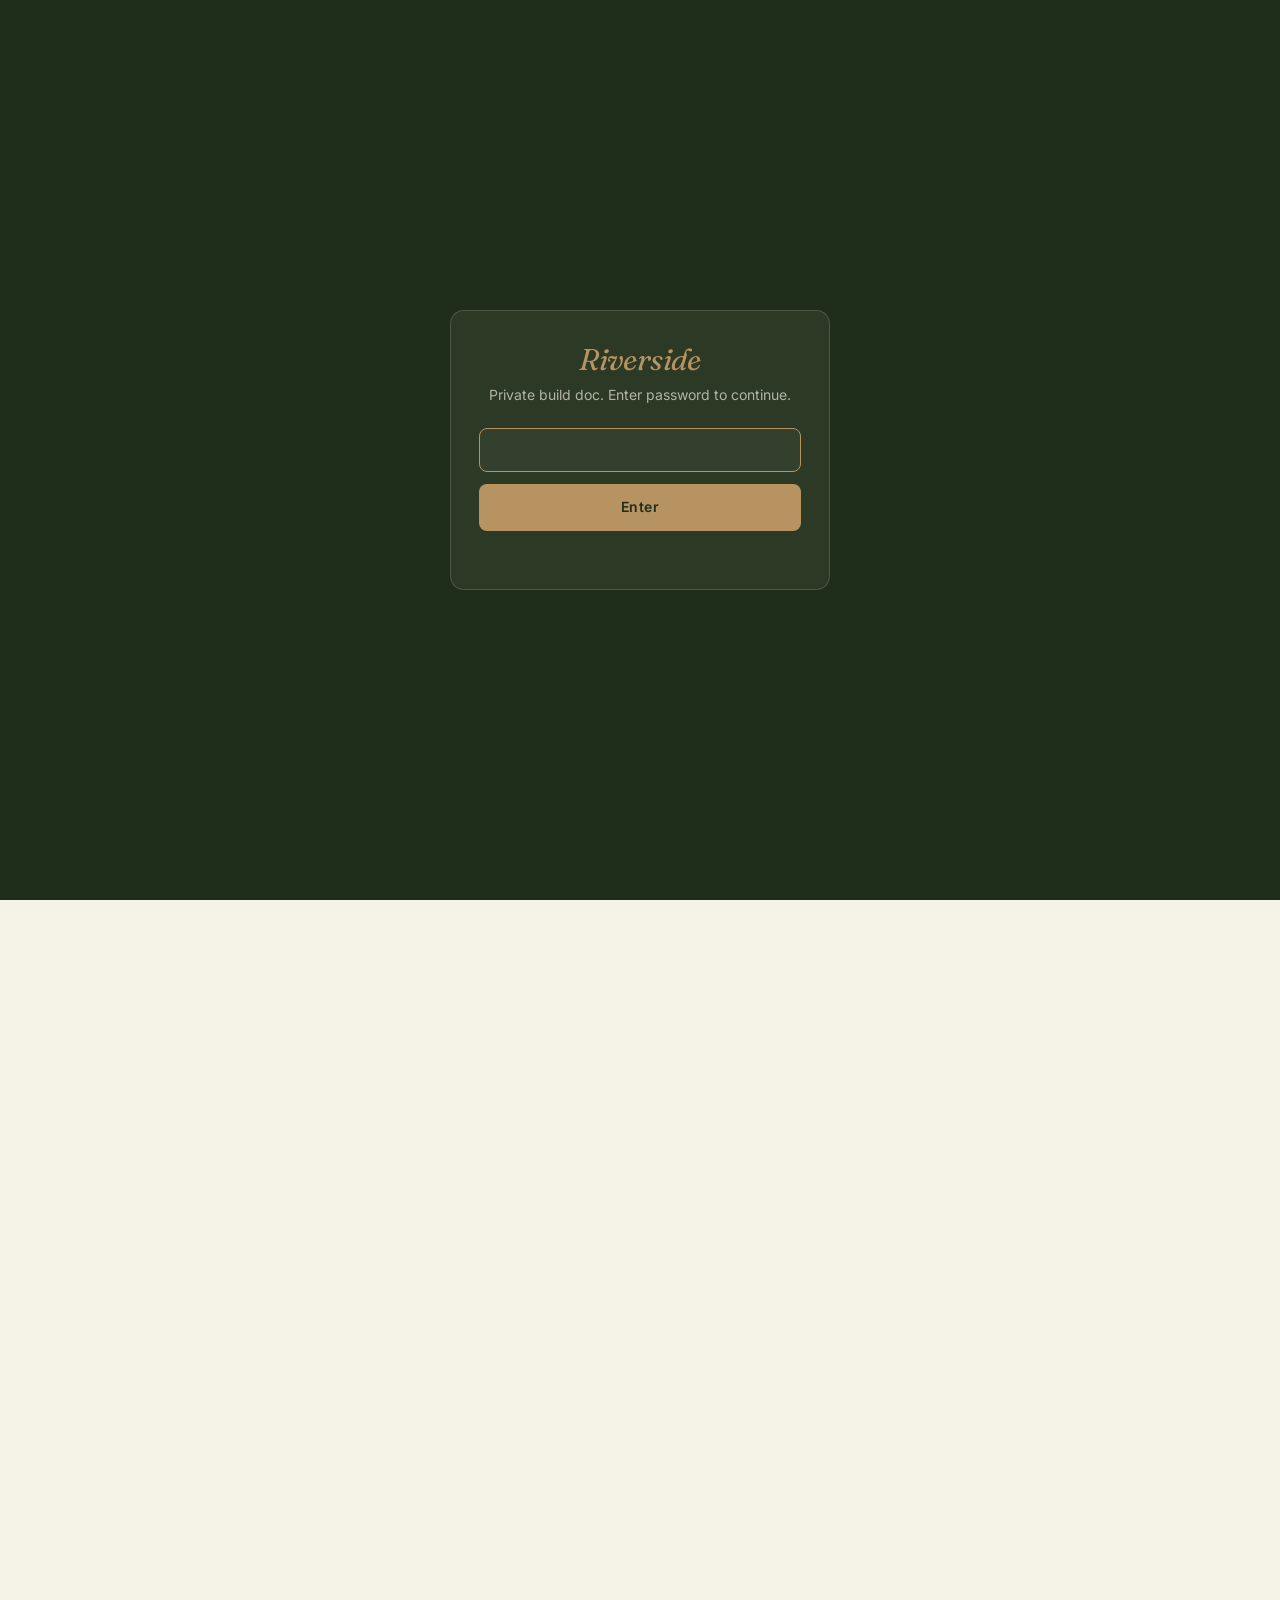
<file: qa/index.html>
<!DOCTYPE html>
<html lang="en">
<head>
<meta charset="UTF-8">
<meta name="viewport" content="width=device-width, initial-scale=1.0">
<meta name="robots" content="noindex, nofollow">
<title>QA - Riverside Demo</title>
<link rel="icon" type="image/svg+xml" href="/assets/favicon.svg">
<link rel="preconnect" href="https://fonts.googleapis.com">
<link rel="preconnect" href="https://fonts.gstatic.com" crossorigin>
<link href="https://fonts.googleapis.com/css2?family=Fraunces:ital,opsz,wght@0,9..144,300..500;1,9..144,300..500&family=Inter:wght@400;500;600;700&display=swap" rel="stylesheet">
<link rel="stylesheet" href="/assets/css/styles.css">
<script src="/assets/js/gate.js"></script>
<style>
  body { background: var(--bone-light); }
  .qa-hero { padding: 140px var(--gutter) 32px; max-width: 900px; margin: 0 auto; }
  .qa-hero .crumb { font-size: 13px; color: var(--stone); }
  .qa-hero .crumb a { color: var(--brass); }
  .qa-hero h1 { font-size: clamp(32px, 5vw, 52px); margin: 18px 0; line-height: 1.05; }
  .qa-hero h1 em { color: var(--brass); font-style: italic; }
  .qa-hero p { color: var(--charcoal); font-size: 15px; line-height: 1.55; max-width: 640px; }

  .qa-actions {
    max-width: 900px; margin: 12px auto 0; padding: 0 var(--gutter);
    display: flex; gap: 10px; flex-wrap: wrap;
  }
  .qa-btn {
    appearance: none;
    background: var(--moss);
    color: var(--bone-light);
    border: none;
    padding: 12px 22px;
    border-radius: 8px;
    font-family: var(--font-body);
    font-size: 14px;
    font-weight: 600;
    cursor: pointer;
    min-height: 44px;
  }
  .qa-btn:hover { background: var(--moss-deep); }
  .qa-btn.secondary { background: transparent; border: 1px solid var(--rule); color: var(--charcoal); }
  .qa-btn.secondary:hover { color: var(--moss); border-color: var(--brass); }

  .qa-summary {
    max-width: 900px; margin: 24px auto; padding: 18px 22px var(--gutter);
    background: white;
    border: 1px solid var(--rule);
    border-left: 3px solid var(--rule);
    border-radius: 10px;
    display: grid; grid-template-columns: 1fr 1fr 1fr; gap: 16px;
  }
  .qa-summary.all-pass { border-left-color: #2d6b3a; background: #fbfdf6; }
  .qa-summary.has-fail { border-left-color: #c87a4d; background: #fff8f3; }
  .qa-summary .cell .label { font-size: 10px; letter-spacing: 0.18em; text-transform: uppercase; color: var(--stone); font-weight: 600; margin-bottom: 4px; }
  .qa-summary .cell .val { font-family: var(--font-display); font-style: italic; font-size: 28px; color: var(--moss); }
  .qa-summary .cell .val.fail { color: #c87a4d; }

  .qa-results { max-width: 900px; margin: 0 auto 80px; padding: 0 var(--gutter); }
  .qa-section { margin-bottom: 24px; }
  .qa-section h3 {
    font-family: var(--font-display);
    font-style: italic;
    font-size: 22px;
    color: var(--moss);
    border-bottom: 2px solid var(--brass);
    padding-bottom: 10px;
    margin-bottom: 6px;
  }
  .qa-test {
    display: grid;
    grid-template-columns: auto 1fr auto;
    gap: 14px;
    padding: 14px 0;
    border-bottom: 1px solid var(--rule);
    font-size: 14px;
    align-items: baseline;
  }
  .qa-test .dot {
    width: 12px; height: 12px;
    border-radius: 50%;
    background: var(--rule);
    flex-shrink: 0;
    align-self: center;
  }
  .qa-test.pass .dot { background: #2d6b3a; }
  .qa-test.fail .dot { background: #c87a4d; }
  .qa-test.skip .dot { background: var(--brass); }
  .qa-test.running .dot { background: var(--brass); animation: pulse-dot 1.2s ease-in-out infinite; }
  @keyframes pulse-dot { 0%, 100% { opacity: 1; } 50% { opacity: 0.4; } }
  .qa-test .name { color: var(--charcoal); }
  .qa-test .name strong { color: var(--moss); font-weight: 600; }
  .qa-test .name .detail { display: block; font-size: 12px; color: var(--stone); margin-top: 3px; }
  .qa-test .verdict {
    font-size: 11px;
    letter-spacing: 0.16em;
    text-transform: uppercase;
    font-weight: 600;
  }
  .qa-test.pass .verdict { color: #2d6b3a; }
  .qa-test.fail .verdict { color: #c87a4d; }
  .qa-test.skip .verdict { color: var(--brass); }
  .qa-test.running .verdict { color: var(--brass); }
</style>
</head>
<body>

<nav class="nav" id="nav">
  <a href="/" class="nav-logo">Riverside<span>.</span></a>
  <ul class="nav-links">
    <li><a href="/zaal/" class="nav-page">/zaal</a></li>
    <li><a href="/materials/" class="nav-page">/materials</a></li>
    <li><a href="/hours-log/" class="nav-page">/hours-log</a></li>
  </ul>
</nav>

<header class="qa-hero">
  <span class="crumb"><a href="/zaal/">/zaal</a> &rsaquo; QA</span>
  <h1>One-click <em>test runner</em>.</h1>
  <p>Automated browser tests for the materials deliverable. Hit Run, watch each check go green. If any fail, the test name shows what broke. Each test uses localStorage so it touches the same data flow Cameron uses.</p>
</header>

<div class="qa-actions">
  <button class="qa-btn" id="qa-run">Run all tests</button>
  <button class="qa-btn secondary" id="qa-clear">Clear test data</button>
  <a class="qa-btn secondary" href="/materials/" style="text-decoration: none; display: inline-flex; align-items: center;">Open /materials &rarr;</a>
</div>

<div class="qa-summary" id="qa-summary" hidden>
  <div class="cell">
    <div class="label">Passed</div>
    <div class="val" id="qa-pass">0</div>
  </div>
  <div class="cell">
    <div class="label">Failed</div>
    <div class="val" id="qa-fail">0</div>
  </div>
  <div class="cell">
    <div class="label">Duration</div>
    <div class="val" id="qa-time">0ms</div>
  </div>
</div>

<main class="qa-results" id="qa-results"></main>

<footer class="footer" style="margin-top: 0; border-top: 1px solid var(--rule);">
  <div class="container">
    <div style="display: flex; justify-content: space-between; align-items: center; flex-wrap: wrap; gap: 12px; padding: 22px 0; color: var(--stone); font-size: 13px;">
      <p style="margin: 0;">QA runner - prepared by Zaal for Riverside, May 19 2026.</p>
      <p style="margin: 0; display: flex; gap: 14px;"><a href="/materials/" style="color: var(--brass);">/materials</a> <a href="/cost-check/" style="color: var(--brass);">/cost-check</a></p>
    </div>
  </div>
</footer>

<script>
const COSTCHECK_KEY = 'rs_costcheck_v1';
const ESTIMATOR_KEY = 'rs_estimator_v1';
const SAVED_KEY = 'rs_estimator_saved_v1';

const TESTS = [
  {
    section: 'localStorage primitives',
    name: 'localStorage available',
    detail: 'Browser supports the storage API we depend on',
    fn: async () => {
      const k = '__rs_test_' + Date.now();
      localStorage.setItem(k, 'ok');
      const v = localStorage.getItem(k);
      localStorage.removeItem(k);
      if (v !== 'ok') throw new Error('Cannot write/read localStorage');
    }
  },
  {
    section: 'localStorage primitives',
    name: 'JSON parse + stringify of test payload',
    detail: 'Same shape used by cost-check + estimator',
    fn: async () => {
      const payload = { '0': { cost: '4.50', supplier: 'Hammond Lumber' } };
      const str = JSON.stringify(payload);
      const back = JSON.parse(str);
      if (back['0'].cost !== '4.50') throw new Error('Roundtrip broken');
    }
  },
  {
    section: 'Page availability (HEAD checks)',
    name: '/cost-check serves successfully',
    detail: 'GET /cost-check/ should return 200',
    fn: async () => {
      const res = await fetch('/cost-check/', { method: 'HEAD' });
      if (!res.ok) throw new Error('HTTP ' + res.status);
    }
  },
  {
    section: 'Page availability (HEAD checks)',
    name: '/materials serves successfully',
    fn: async () => {
      const res = await fetch('/materials/', { method: 'HEAD' });
      if (!res.ok) throw new Error('HTTP ' + res.status);
    }
  },
  {
    section: 'Page availability (HEAD checks)',
    name: '/hours-log serves successfully',
    fn: async () => {
      const res = await fetch('/hours-log/', { method: 'HEAD' });
      if (!res.ok) throw new Error('HTTP ' + res.status);
    }
  },
  {
    section: 'Page availability (HEAD checks)',
    name: '/zaal serves successfully',
    fn: async () => {
      const res = await fetch('/zaal/', { method: 'HEAD' });
      if (!res.ok) throw new Error('HTTP ' + res.status);
    }
  },
  {
    section: 'Page availability (HEAD checks)',
    name: '/hours-log/data.csv serves',
    detail: 'Used by /zaal "Last shipped" callout + /hours-log table',
    fn: async () => {
      const res = await fetch('/hours-log/data.csv', { method: 'HEAD' });
      if (!res.ok) throw new Error('HTTP ' + res.status);
    }
  },
  {
    section: 'Page availability (HEAD checks)',
    name: 'Favicon serves',
    fn: async () => {
      const res = await fetch('/assets/favicon.svg', { method: 'HEAD' });
      if (!res.ok) throw new Error('HTTP ' + res.status);
    }
  },
  {
    section: 'Cost-check structure',
    name: '/cost-check has 30 SKU rows',
    detail: 'Parses the JS source for the SKUS array length',
    fn: async () => {
      const res = await fetch('/cost-check/');
      const text = await res.text();
      const count = (text.match(/\{ cat: '/g) || []).length;
      if (count !== 30) throw new Error('Expected 30 SKUs, found ' + count);
    }
  },
  {
    section: 'Cost-check structure',
    name: '/cost-check has Send-to-Zaal button',
    fn: async () => {
      const res = await fetch('/cost-check/');
      const text = await res.text();
      if (!text.includes('Send to Zaal')) throw new Error('Send button missing');
    }
  },
  {
    section: 'Materials structure',
    name: '/materials has 30 tagged SKU rows',
    fn: async () => {
      const res = await fetch('/materials/');
      const text = await res.text();
      const count = (text.match(/data-sku-idx="\d+"/g) || []).length;
      if (count !== 30) throw new Error('Expected 30, found ' + count);
    }
  },
  {
    section: 'Materials structure',
    name: '/materials has 30 qty inputs',
    fn: async () => {
      const res = await fetch('/materials/');
      const text = await res.text();
      const count = (text.match(/data-qty-idx="\d+"/g) || []).length;
      if (count !== 30) throw new Error('Expected 30, found ' + count);
    }
  },
  {
    section: 'Materials structure',
    name: '/materials has filter chips + sort chips',
    fn: async () => {
      const res = await fetch('/materials/');
      const text = await res.text();
      const filt = (text.match(/data-filter="/g) || []).length;
      const sort = (text.match(/data-sort="/g) || []).length;
      if (filt < 10 || sort < 2) throw new Error('Expected 10+ filter + 2+ sort, found ' + filt + '/' + sort);
    }
  },
  {
    section: 'Materials structure',
    name: '/materials has estimator bar + saved-estimates panel',
    fn: async () => {
      const res = await fetch('/materials/');
      const text = await res.text();
      if (!text.includes('m-estimator-bar')) throw new Error('Estimator bar missing');
      if (!text.includes('m-saved-list')) throw new Error('Saved list missing');
    }
  },
  {
    section: 'Materials structure',
    name: '/materials has quote-text generator',
    fn: async () => {
      const res = await fetch('/materials/');
      const text = await res.text();
      if (!text.includes('buildQuoteText')) throw new Error('Quote generator missing');
      if (!text.includes('Copy quote')) throw new Error('Copy quote button missing');
    }
  },
  {
    section: 'Cross-page data flow (simulated)',
    name: 'Write cost-check entry to localStorage',
    detail: 'Simulates Cameron filling Crushed stone with $48 from MDI Stone',
    fn: async () => {
      const data = { '15': { cost: '48', supplier: 'MDI Stone' } };
      localStorage.setItem(COSTCHECK_KEY, JSON.stringify(data));
      const back = JSON.parse(localStorage.getItem(COSTCHECK_KEY));
      if (back['15'].cost !== '48') throw new Error('Write/read mismatch');
    }
  },
  {
    section: 'Cross-page data flow (simulated)',
    name: 'Write estimator qty to localStorage',
    detail: 'Simulates 3 cubic yards of Crushed stone in the estimator',
    fn: async () => {
      const data = { '15': '3' };
      localStorage.setItem(ESTIMATOR_KEY, JSON.stringify(data));
      const back = JSON.parse(localStorage.getItem(ESTIMATOR_KEY));
      if (back['15'] !== '3') throw new Error('Write/read mismatch');
    }
  },
  {
    section: 'Cross-page data flow (simulated)',
    name: 'Save a named estimate to localStorage',
    detail: 'Mimics tapping the Save button on the estimator bar',
    fn: async () => {
      const saved = [{
        name: 'Smoke test driveway',
        date: new Date().toLocaleDateString('en-US', { month: 'short', day: 'numeric', year: 'numeric' }),
        ts: Date.now(),
        qty: { '15': '3' },
        totalCost: 144,
        totalPrice: 172.80,
        lineCount: 1
      }];
      localStorage.setItem(SAVED_KEY, JSON.stringify(saved));
      const back = JSON.parse(localStorage.getItem(SAVED_KEY));
      if (back.length !== 1 || back[0].name !== 'Smoke test driveway') throw new Error('Save shape broken');
    }
  },
  {
    section: 'Cross-page data flow (simulated)',
    name: 'Quote-text generation produces expected shape',
    detail: 'Verifies the same logic /materials uses without loading that page',
    fn: async () => {
      const SKU_NAMES = ['Spruce 2x4x8 stud','Spruce 2x6x12','Pressure treated 2x6x12','Pressure treated 6x6x8','5/4 PT decking 12 ft','Cedar 2x6x12','1/2 inch drywall 4x8','5/8 inch fire-rated 4x8','Joint compound 4.5 gal','Loam (screened topsoil)','Fill dirt (unscreened)','Compost (leaf + manure)','Hardwood mulch','Dyed black mulch','Pine bark mulch','Crushed stone 3/4 inch','Pea gravel','River rock 2-4 inch'];
      const SKU_UNITS = ['each','each','each','each','each','each','each','each','each','cubic yard','cubic yard','cubic yard','cubic yard','cubic yard','cubic yard','cubic yard','cubic yard','cubic yard'];
      const verified = JSON.parse(localStorage.getItem(COSTCHECK_KEY) || '{}');
      const cost = verified['15'] && verified['15'].cost ? parseFloat(verified['15'].cost) : 42;
      const markup = 0.20;
      const qty = 3;
      const lineTotal = cost * qty * (1 + markup);
      const text = '3 cubic yards  Crushed stone 3/4 inch  $' + lineTotal.toFixed(2);
      if (!text.includes('Crushed stone')) throw new Error('SKU name missing from text');
      if (!text.includes('$')) throw new Error('Currency formatter missing');
      if (lineTotal <= 0) throw new Error('Line total non-positive: ' + lineTotal);
      // If cost-check has $48 entry from prior test, lineTotal should be 172.80
      // Otherwise placeholder 42 -> 151.20
      const expected = cost * 3 * 1.2;
      if (Math.abs(lineTotal - expected) > 0.01) throw new Error('Math broken: ' + lineTotal + ' vs ' + expected);
    }
  },
  {
    section: 'Gate behavior',
    name: 'Gate JS is included on every gated page',
    fn: async () => {
      for (const p of ['/zaal/', '/materials/', '/hours-log/', '/cost-check/']) {
        const res = await fetch(p);
        const text = await res.text();
        if (!text.includes('gate.js')) throw new Error('gate.js missing on ' + p);
      }
    }
  },
  {
    section: 'Gate behavior',
    name: 'Gate accepts the configured password',
    detail: 'Verifies the password constant matches what we tell Cameron',
    fn: async () => {
      const res = await fetch('/assets/js/gate.js');
      const text = await res.text();
      const m = text.match(/var\s+PASS\s*=\s*['"]([^'"]+)['"]/);
      if (!m) throw new Error('Could not find PASS constant in gate.js');
      if (m[1] !== 'zaal') throw new Error('Password drift - found: ' + m[1]);
    }
  },
];

const summaryEl = document.getElementById('qa-summary');
const passEl = document.getElementById('qa-pass');
const failEl = document.getElementById('qa-fail');
const timeEl = document.getElementById('qa-time');
const resultsEl = document.getElementById('qa-results');
const runBtn = document.getElementById('qa-run');
const clearBtn = document.getElementById('qa-clear');

function renderSkeleton() {
  const bySection = {};
  TESTS.forEach((t, idx) => {
    if (!bySection[t.section]) bySection[t.section] = [];
    bySection[t.section].push({ ...t, idx });
  });
  resultsEl.innerHTML = Object.keys(bySection).map(sec => `
    <div class="qa-section">
      <h3>${sec}</h3>
      ${bySection[sec].map(t => `
        <div class="qa-test" id="test-${t.idx}" data-status="pending">
          <span class="dot"></span>
          <div class="name"><strong>${t.name}</strong>${t.detail ? `<span class="detail">${t.detail}</span>` : ''}<span class="detail" id="test-msg-${t.idx}"></span></div>
          <span class="verdict">queued</span>
        </div>
      `).join('')}
    </div>
  `).join('');
}

async function runAll() {
  renderSkeleton();
  summaryEl.hidden = true;
  summaryEl.classList.remove('all-pass', 'has-fail');
  runBtn.disabled = true;
  runBtn.textContent = 'Running...';

  const started = performance.now();
  let pass = 0, fail = 0;

  for (let i = 0; i < TESTS.length; i++) {
    const t = TESTS[i];
    const el = document.getElementById('test-' + i);
    const msgEl = document.getElementById('test-msg-' + i);
    el.classList.remove('pass', 'fail', 'skip');
    el.classList.add('running');
    el.querySelector('.verdict').textContent = 'running';
    try {
      await Promise.race([
        t.fn(),
        new Promise((_, rej) => setTimeout(() => rej(new Error('timeout 5s')), 5000)),
      ]);
      el.classList.remove('running');
      el.classList.add('pass');
      el.querySelector('.verdict').textContent = 'pass';
      pass++;
    } catch (err) {
      el.classList.remove('running');
      el.classList.add('fail');
      el.querySelector('.verdict').textContent = 'fail';
      msgEl.textContent = String(err && err.message ? err.message : err);
      fail++;
    }
    // Small yield so UI updates
    await new Promise(r => setTimeout(r, 40));
  }

  const dur = Math.round(performance.now() - started);
  passEl.textContent = pass;
  failEl.textContent = fail;
  failEl.classList.toggle('fail', fail > 0);
  timeEl.textContent = dur + 'ms';
  summaryEl.hidden = false;
  summaryEl.classList.toggle('all-pass', fail === 0);
  summaryEl.classList.toggle('has-fail', fail > 0);
  runBtn.disabled = false;
  runBtn.textContent = 'Run all tests again';
}

clearBtn.addEventListener('click', () => {
  if (!confirm('Clear all test data? Removes the simulated cost-check entries, saved estimates, and estimator quantities from localStorage. Does NOT clear gate auth.')) return;
  localStorage.removeItem(COSTCHECK_KEY);
  localStorage.removeItem(ESTIMATOR_KEY);
  localStorage.removeItem(SAVED_KEY);
  alert('Cleared. Reload /materials to confirm.');
});

runBtn.addEventListener('click', runAll);

// Auto-run on first load
renderSkeleton();
window.addEventListener('load', () => setTimeout(runAll, 300));
</script>

</body>
</html>
</file>
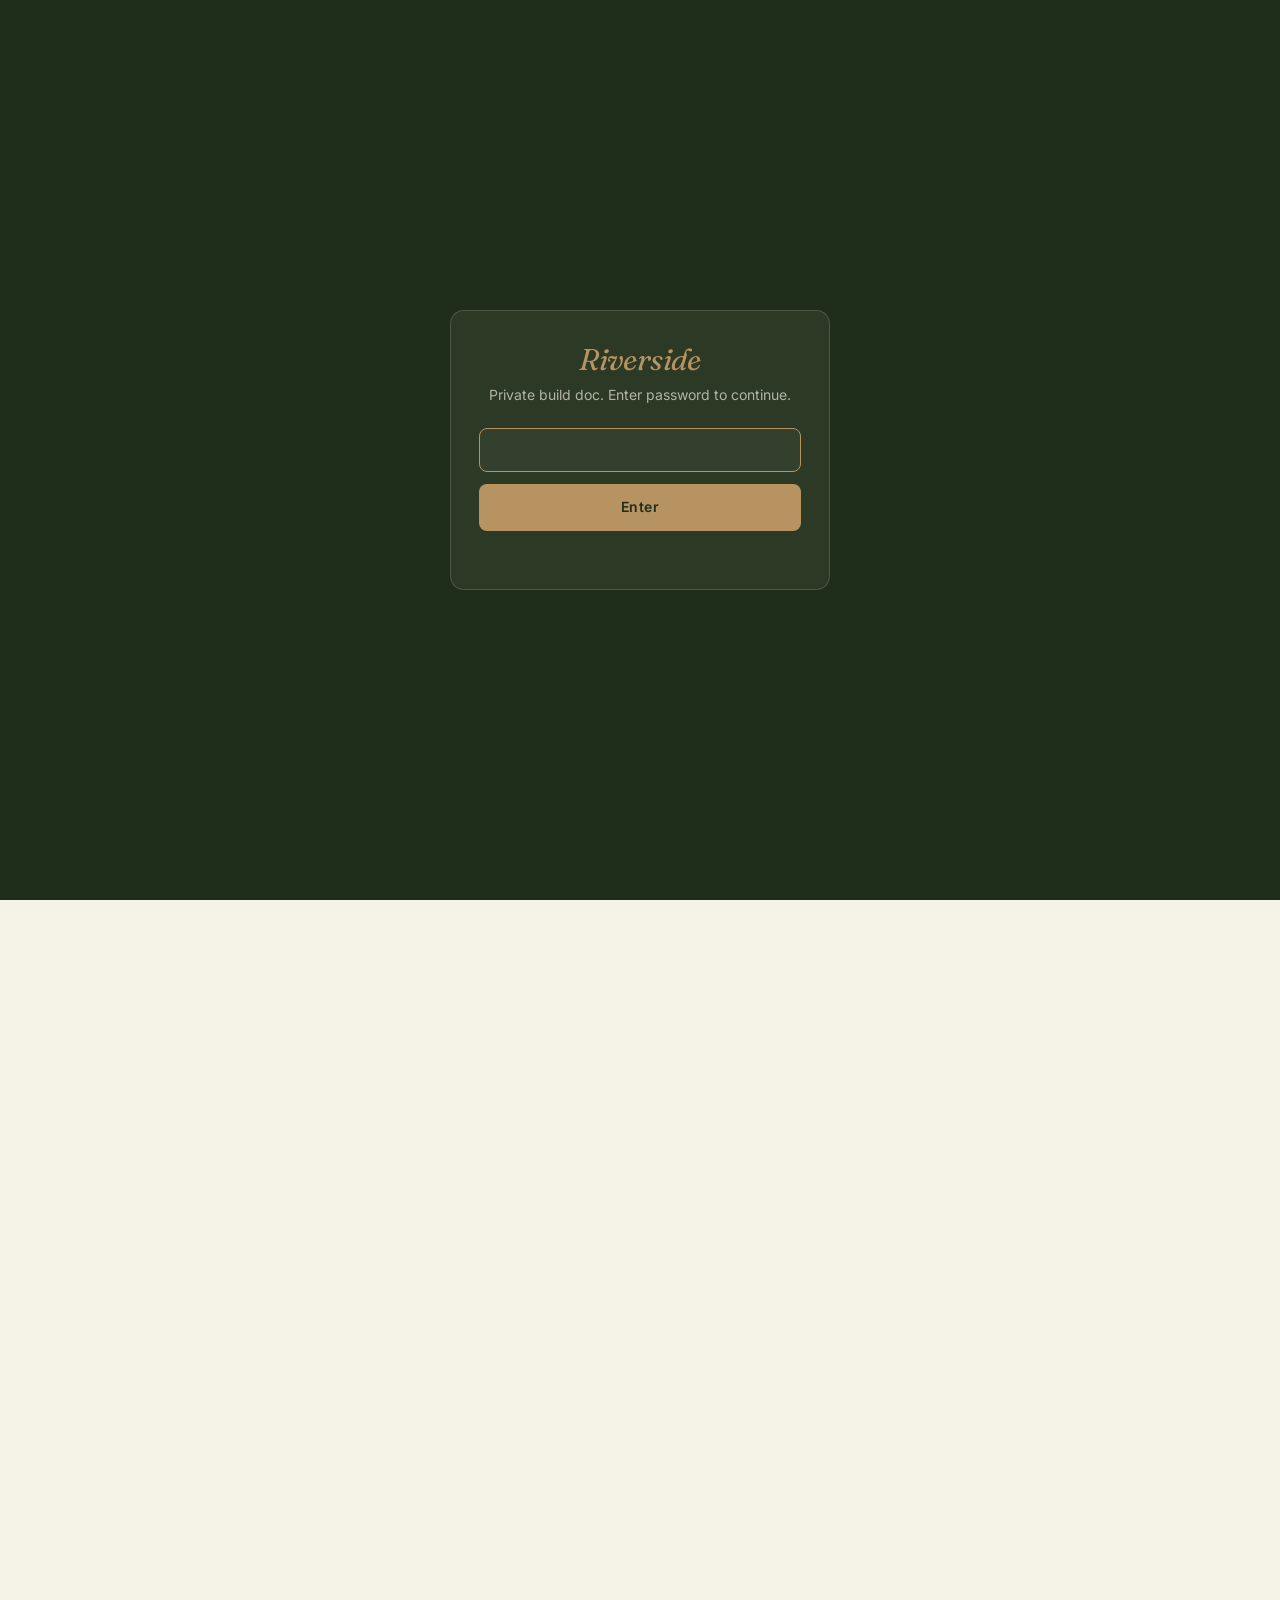
<file: zaal/index.html>
<!DOCTYPE html>
<html lang="en">
<head>
<meta charset="UTF-8">
<meta name="viewport" content="width=device-width, initial-scale=1.0">
<meta name="robots" content="noindex, nofollow">
<title>What I'm building for Riverside - Zaal, May 2026</title>
<meta name="description" content="Living doc - 16-piece operating system for Riverside Group, what's shipped, what's in flight, what ships next.">
<meta property="og:title" content="Riverside / Zaal - 16-piece system">
<meta property="og:description" content="Living doc - 16-piece operating system for Riverside Group.">
<meta property="og:type" content="article">
<meta property="og:url" content="https://riverside-group-demo.vercel.app/zaal/">
<meta name="twitter:card" content="summary">
<meta name="theme-color" content="#1f2e1a">
<link rel="icon" type="image/svg+xml" href="/assets/favicon.svg">
<link rel="preconnect" href="https://fonts.googleapis.com">
<link rel="preconnect" href="https://fonts.gstatic.com" crossorigin>
<link href="https://fonts.googleapis.com/css2?family=Fraunces:ital,opsz,wght@0,9..144,300..500;1,9..144,300..500&family=Inter:wght@400;500;600;700&display=swap" rel="stylesheet">
<link rel="stylesheet" href="/assets/css/styles.css">
<script src="/assets/js/gate.js"></script>
<style>
  body { background: var(--bone-light); }

  /* Latest-from-hours-log strip */
  .z-latest {
    display: grid;
    grid-template-columns: auto 1fr auto;
    gap: 14px;
    align-items: center;
    margin-top: 22px;
    padding: 14px 18px;
    background: white;
    border: 1px solid var(--rule);
    border-radius: 10px;
    color: var(--charcoal);
    text-decoration: none;
    transition: border-color 0.15s, box-shadow 0.15s, transform 0.15s;
    opacity: 0;
    transform: translateY(6px);
  }
  .z-latest.loaded { opacity: 1; transform: translateY(0); transition: opacity 0.4s ease, transform 0.4s ease, border-color 0.15s, box-shadow 0.15s; }
  .z-latest:hover { border-color: var(--brass); box-shadow: 0 2px 12px rgba(31, 46, 26, 0.05); }
  .z-latest .pulse {
    width: 8px; height: 8px;
    border-radius: 50%;
    background: #2d6b3a;
    flex-shrink: 0;
    position: relative;
  }
  .z-latest .pulse::after {
    content: '';
    position: absolute; inset: -4px;
    border-radius: 50%;
    border: 1px solid rgba(45, 107, 58, 0.5);
    animation: latest-pulse 2.2s ease-out infinite;
  }
  @keyframes latest-pulse {
    0% { transform: scale(1); opacity: 0.65; }
    100% { transform: scale(2.4); opacity: 0; }
  }
  .z-latest .label {
    font-size: 10px;
    letter-spacing: 0.2em;
    text-transform: uppercase;
    color: var(--brass);
    font-weight: 600;
    margin-bottom: 2px;
  }
  .z-latest .body { color: var(--charcoal); font-size: 14px; line-height: 1.5; }
  .z-latest .body strong { color: var(--moss); font-weight: 600; }
  .z-latest .body em { font-style: italic; color: var(--stone); font-family: var(--font-display); font-size: 13px; }
  .z-latest .arrow { color: var(--brass); font-size: 16px; flex-shrink: 0; }
  @media (max-width: 540px) { .z-latest { grid-template-columns: auto 1fr; } .z-latest .arrow { display: none; } }

  /* Pending-from-Cameron callout */
  .z-pending {
    display: grid;
    grid-template-columns: auto 1fr auto;
    gap: 14px;
    align-items: center;
    margin-top: 32px;
    padding: 18px 22px;
    background: white;
    border: 1px solid var(--rule);
    border-left: 3px solid var(--brass);
    border-radius: 10px;
    color: var(--charcoal);
    text-decoration: none;
    transition: transform 0.15s, border-color 0.15s, box-shadow 0.15s;
  }
  .z-pending:hover {
    transform: translateY(-1px);
    border-color: var(--brass);
    box-shadow: 0 4px 16px rgba(31, 46, 26, 0.06);
    opacity: 1;
  }
  .z-pending-dot {
    width: 10px; height: 10px;
    border-radius: 50%;
    background: var(--brass);
    box-shadow: 0 0 0 4px rgba(184, 147, 98, 0.18);
    flex-shrink: 0;
  }
  .z-pending-label {
    font-size: 10px;
    letter-spacing: 0.2em;
    text-transform: uppercase;
    color: var(--brass);
    font-weight: 600;
    margin-bottom: 4px;
  }
  .z-pending-text { color: var(--charcoal); font-size: 14px; line-height: 1.5; }
  .z-pending-text strong { color: var(--moss); font-weight: 600; }
  .z-pending-arrow { color: var(--brass); font-size: 18px; flex-shrink: 0; }
  @media (max-width: 540px) {
    .z-pending { grid-template-columns: auto 1fr; }
    .z-pending-arrow { display: none; }
  }

  /* Hero */
  .z-hero { padding: 140px var(--gutter) 72px; max-width: var(--max); margin: 0 auto; }
  .z-hero h1 { font-size: clamp(38px, 6.5vw, 76px); margin: 18px 0 24px; line-height: 1.05; }
  .z-hero h1 em { color: var(--brass); font-style: italic; }
  .z-hero .lede { max-width: 680px; margin-bottom: 0; }
  .z-hero-meta {
    display: flex; gap: 28px; flex-wrap: wrap;
    margin-top: 40px; padding-top: 28px;
    border-top: 1px solid var(--rule);
    font-size: 13px; color: var(--stone);
  }
  .z-hero-meta strong { color: var(--charcoal); display: block; font-size: 11px; letter-spacing: 0.18em; text-transform: uppercase; margin-bottom: 4px; font-weight: 600; }
  .z-hero-meta div { font-family: var(--font-display); font-size: 18px; color: var(--moss); font-weight: 400; }

  /* Frame paragraph */
  .z-frame { background: var(--bone); padding: 56px var(--gutter); }
  .z-frame-inner { max-width: 840px; margin: 0 auto; }
  .z-frame .eyebrow { display: block; margin-bottom: 12px; }
  .z-frame p { font-family: var(--font-display); font-weight: 300; font-size: clamp(20px, 2.4vw, 28px); line-height: 1.4; color: var(--moss); }

  /* Strip - the nine at a glance */
  .z-strip { background: var(--bone-light); padding: 80px var(--gutter); border-top: 1px solid var(--rule); border-bottom: 1px solid var(--rule); }
  .z-strip-inner { max-width: var(--max); margin: 0 auto; }
  .z-strip .eyebrow { color: var(--brass); }
  .z-strip h2 { color: var(--moss); font-size: clamp(28px, 4vw, 44px); margin-bottom: 18px; }
  .z-strip h2 em { color: var(--brass); font-style: italic; }
  .strip-lede { color: var(--stone); max-width: 640px; margin-bottom: 32px; font-size: 16px; line-height: 1.55; }
  .nine-grid { display: grid; grid-template-columns: 1fr; gap: 0; counter-reset: nine; border-top: 1px solid var(--rule); }
  .nine-grid a {
    display: flex; align-items: center; gap: 18px;
    padding: 18px 4px;
    border-bottom: 1px solid var(--rule);
    color: var(--charcoal);
    font-size: 15px;
    transition: padding 0.2s, color 0.2s;
  }
  .nine-grid a:hover { padding-left: 12px; color: var(--moss); opacity: 1; }
  .nine-grid a::before {
    counter-increment: nine;
    content: counter(nine, decimal-leading-zero);
    font-family: var(--font-display); font-style: italic; font-size: 20px;
    color: var(--brass); font-weight: 400; min-width: 32px;
  }
  .nine-grid a span { flex: 1; }
  .nine-grid a::after { content: '→'; color: var(--brass); opacity: 0.6; }
  .nine-grid a.extra::before { color: var(--stone); }
  .ng-status {
    display: inline-flex;
    align-items: center;
    gap: 5px;
    padding: 3px 9px;
    border-radius: 999px;
    font-size: 10px;
    letter-spacing: 0.14em;
    text-transform: uppercase;
    font-weight: 600;
    flex-shrink: 0;
  }
  .ng-status[data-status="live"] { background: rgba(45, 107, 58, 0.14); color: #1e4a26; }
  .ng-status[data-status="demo-ready"] { background: rgba(184, 147, 98, 0.18); color: var(--brass); }
  .ng-status[data-status="in-progress"] { background: rgba(201, 160, 45, 0.16); color: #8a6d18; }
  .ng-status[data-status="planned"] { background: rgba(122, 122, 110, 0.12); color: var(--stone); }
  .ng-status[data-status="shelved"] { background: rgba(122, 122, 110, 0.08); color: var(--stone); text-decoration: line-through; }
  .ng-status .dot {
    width: 5px; height: 5px;
    border-radius: 50%;
    background: currentColor;
  }
  @media (max-width: 540px) {
    .ng-status { font-size: 9px; padding: 2px 7px; letter-spacing: 0.1em; }
  }

  /* Items */
  .z-items { max-width: var(--max); margin: 0 auto; padding: 96px var(--gutter); }
  .z-items-head { margin-bottom: 32px; }
  .z-items-head .eyebrow { display: block; margin-bottom: 6px; }
  .z-items-head h2 { font-size: clamp(28px, 4vw, 44px); color: var(--moss); }
  .z-items-head h2 em { color: var(--brass); font-style: italic; }
  .z-items-head p { color: var(--stone); margin-top: 10px; max-width: 640px; }

  /* Phase filter chips */
  .phase-filter {
    display: flex; gap: 8px; flex-wrap: wrap; align-items: center;
    padding: 18px 0;
    margin-bottom: 8px;
    border-top: 1px solid var(--rule);
    border-bottom: 1px solid var(--rule);
  }
  .phase-filter .pf-label {
    font-size: 10px; letter-spacing: 0.2em; text-transform: uppercase;
    color: var(--stone); font-weight: 600; margin-right: 6px;
  }
  .phase-filter .chip {
    appearance: none;
    background: transparent;
    border: 1px solid var(--rule);
    border-radius: 999px;
    padding: 8px 14px;
    font-family: var(--font-body);
    font-size: 13px;
    color: var(--charcoal);
    cursor: pointer;
    transition: background 0.15s, border-color 0.15s, color 0.15s;
    min-height: 36px;
  }
  .phase-filter .chip:hover { border-color: var(--brass); color: var(--moss); }
  .phase-filter .chip[aria-pressed="true"] {
    background: var(--moss); border-color: var(--moss); color: var(--bone-light);
  }
  .phase-filter .chip .cnt {
    margin-left: 6px;
    font-family: var(--font-display);
    font-style: italic;
    opacity: 0.7;
  }
  .z-item[hidden] { display: none; }

  .z-item {
    display: grid; grid-template-columns: 1fr;
    gap: 32px;
    padding: 48px 0;
    border-top: 1px solid var(--rule);
  }
  .z-item:first-of-type { border-top: none; padding-top: 16px; }
  .z-item-num {
    font-family: var(--font-display);
    font-size: clamp(48px, 7vw, 76px);
    color: var(--brass);
    font-weight: 300; line-height: 1; font-style: italic;
  }
  .z-item-meta { font-size: 11px; letter-spacing: 0.2em; text-transform: uppercase; color: var(--stone); font-weight: 600; margin-top: 8px; }
  .z-item h2 { font-size: clamp(26px, 3vw, 36px); color: var(--moss); margin-bottom: 14px; }
  .z-item h2 em { color: var(--brass); font-style: italic; }
  .z-item .heard { font-style: italic; color: var(--stone); font-size: 15px; margin-bottom: 16px; border-left: 2px solid var(--brass); padding-left: 14px; }
  .z-item p { margin-bottom: 12px; font-size: 16px; line-height: 1.65; color: var(--charcoal); }
  .z-item .ships {
    margin-top: 24px; padding: 18px 0 0;
    border-top: 1px solid var(--rule);
  }
  .z-item .ships strong {
    display: block; font-size: 10px; letter-spacing: 0.2em;
    text-transform: uppercase; color: var(--brass);
    margin-bottom: 12px; font-weight: 600;
  }
  .z-item .ships ul { list-style: none; padding: 0; margin: 0; display: grid; gap: 4px; }
  .z-item .ships li { padding: 6px 0 6px 26px; position: relative; font-size: 15px; color: var(--charcoal); line-height: 1.5; }
  .z-item .ships li::before {
    content: ''; position: absolute; left: 0; top: 11px;
    width: 14px; height: 7px;
    border-left: 1.5px solid var(--brass);
    border-bottom: 1.5px solid var(--brass);
    transform: rotate(-45deg);
  }

  .phase-tag {
    display: inline-block; padding: 4px 12px; border-radius: 999px;
    font-size: 11px; letter-spacing: 0.15em; text-transform: uppercase; font-weight: 600;
    margin-bottom: 14px;
  }
  .phase-tag.p1 { background: var(--brass); color: var(--charcoal); }
  .phase-tag.p2 { background: var(--moss); color: var(--bone-light); }
  .phase-tag.p3 { background: var(--bone); color: var(--moss); }
  .extra-tag { background: rgba(139, 111, 58, 0.15); color: var(--brass); margin-left: 8px; }

  /* Section divider for "what I'd add" */
  .z-divider {
    background: var(--bone);
    padding: 56px var(--gutter);
    text-align: center;
  }
  .z-divider-inner { max-width: 720px; margin: 0 auto; }
  .z-divider .eyebrow { color: var(--brass); }
  .z-divider h2 { font-size: clamp(26px, 4vw, 40px); color: var(--moss); margin-bottom: 14px; }
  .z-divider h2 em { color: var(--brass); font-style: italic; }
  .z-divider p { color: var(--charcoal); font-size: 16px; line-height: 1.6; }

  /* Phases */
  .z-phases { background: var(--moss-deep); color: var(--bone-light); padding: 96px var(--gutter); }
  .z-phases-inner { max-width: var(--max); margin: 0 auto; }
  .z-phases .eyebrow { color: var(--brass-light); }
  .z-phases h2 { color: var(--bone-light); font-size: clamp(30px, 5vw, 52px); margin-bottom: 16px; }
  .z-phases h2 em { color: var(--brass-light); font-style: italic; }
  .z-phases .lede { color: rgba(232, 228, 216, 0.75); margin-bottom: 48px; max-width: 640px; }
  .phases-grid { display: grid; grid-template-columns: 1fr; gap: 24px; }
  .phase-card {
    background: rgba(232, 228, 216, 0.04);
    border: 1px solid rgba(232, 228, 216, 0.14);
    padding: 28px 26px;
    border-radius: 14px;
  }
  .phase-card .label {
    font-size: 11px; letter-spacing: 0.2em; text-transform: uppercase;
    color: var(--brass-light); font-weight: 600; margin-bottom: 14px;
  }
  .phase-card h3 { color: var(--bone-light); font-size: 22px; margin-bottom: 16px; font-weight: 400; }
  .phase-card h3 em { color: var(--brass-light); font-style: italic; }
  .phase-card ul { list-style: none; padding: 0; margin: 0; }
  .phase-card li {
    color: rgba(232, 228, 216, 0.85);
    font-size: 14px; padding: 6px 0;
    border-top: 1px dashed rgba(232, 228, 216, 0.12);
  }
  .phase-card li:first-child { border-top: none; }

  /* The role section */
  .z-role { max-width: var(--max); margin: 0 auto; padding: 96px var(--gutter); }
  .z-role-head { margin-bottom: 40px; max-width: 720px; }
  .z-role-head .eyebrow { display: block; margin-bottom: 8px; }
  .z-role-head h2 { font-size: clamp(30px, 5vw, 52px); color: var(--moss); }
  .z-role-head h2 em { color: var(--brass); font-style: italic; }
  .z-role-head p { font-family: var(--font-display); font-weight: 300; font-size: clamp(18px, 2vw, 22px); color: var(--moss); line-height: 1.5; margin-top: 14px; }

  .role-grid { display: grid; grid-template-columns: 1fr; gap: 20px; }
  .role-card {
    background: white;
    border: 1px solid var(--rule);
    border-radius: 14px;
    padding: 28px 26px;
    transition: border-color 0.2s;
  }
  .role-card:hover { border-color: rgba(139, 111, 58, 0.4); }
  .role-card .label {
    font-size: 11px; letter-spacing: 0.18em; text-transform: uppercase;
    color: var(--brass); font-weight: 600; margin-bottom: 10px;
  }
  .role-card h3 { font-size: 22px; color: var(--moss); margin-bottom: 14px; font-weight: 400; }
  .role-card h3 em { color: var(--brass); font-style: italic; }
  .role-card p { font-size: 15px; color: var(--charcoal); line-height: 1.6; margin-bottom: 10px; }
  .role-card ul { list-style: none; padding: 0; margin: 12px 0 0; }
  .role-card li {
    font-size: 14px; color: var(--charcoal);
    padding: 6px 0 6px 18px; position: relative; line-height: 1.5;
  }
  .role-card li::before { content: ''; position: absolute; left: 0; top: 13px; width: 10px; height: 1px; background: var(--brass); }
  .role-card .anchor {
    display: inline-block;
    font-family: var(--font-display);
    font-size: 28px;
    color: var(--moss);
    font-weight: 400;
    margin-top: 4px;
  }
  .role-card .anchor em { color: var(--brass); font-style: italic; }

  /* Checklist close */
  .z-close { background: var(--bone-light); padding: 96px var(--gutter); border-top: 1px solid var(--rule); }
  .z-close-inner { max-width: 860px; margin: 0 auto; }
  .z-close .eyebrow { color: var(--brass); }
  .z-close h2 { color: var(--moss); font-size: clamp(30px, 5vw, 48px); margin-bottom: 18px; }
  .z-close h2 em { color: var(--brass); font-style: italic; }
  .z-close p { color: var(--charcoal); font-size: 16px; line-height: 1.6; max-width: 640px; margin-bottom: 36px; }
  .checklist {
    border-top: 1px solid var(--rule);
  }
  .checklist h3 {
    color: var(--brass);
    font-size: 11px; letter-spacing: 0.2em; text-transform: uppercase;
    font-family: var(--font-body); font-weight: 600;
    margin: 20px 0 12px;
  }
  .checklist ul { list-style: none; padding: 0; margin: 0; border-top: 1px solid var(--rule); }
  .checklist li {
    color: var(--charcoal);
    font-size: 15px; padding: 18px 0 18px 36px;
    position: relative; line-height: 1.5;
    border-bottom: 1px solid var(--rule);
  }
  .checklist li::before {
    content: ''; position: absolute; left: 0; top: 19px;
    width: 18px; height: 18px;
    border: 1.5px solid var(--brass); border-radius: 4px;
    background: transparent;
  }
  .checklist li strong { color: var(--moss); font-weight: 600; display: block; margin-bottom: 2px; }
  .checklist li span { color: var(--stone); font-size: 13px; display: block; }

  @media (min-width: 720px) {
    .z-item { grid-template-columns: 140px 1fr; gap: 48px; padding: 64px 0; }
    .nine-grid { grid-template-columns: 1fr 1fr; gap: 12px; }
    .phases-grid { grid-template-columns: 1fr 1fr 1fr; }
    .role-grid { grid-template-columns: 1fr 1fr; }
  }
  @media (min-width: 1024px) {
    .role-grid { grid-template-columns: 1fr 1fr 1fr; }
  }
</style>
</head>
<body>

<nav class="nav" id="nav">
  <a href="/" class="nav-logo">Riverside<span>.</span></a>
  <ul class="nav-links">
    <li><a href="/zaal/" class="nav-page nav-page-active" aria-current="page">/zaal</a></li>
    <li><a href="/materials/" class="nav-page">/materials</a></li>
    <li><a href="/hours-log/" class="nav-page">/hours-log</a></li>
  </ul>
</nav>

<!-- Hero -->
<header class="z-hero">
  <span class="eyebrow">For Cameron - May 2026</span>
  <h1>What I'm <em>building</em> for Riverside.</h1>
  <p class="lede">Living doc. The 16-piece operating system, what's already shipped, what's in flight, what ships next. Updates as pieces land.</p>
  <div class="z-hero-meta">
    <div>
      <strong>Author</strong>
      Zaal
    </div>
    <div>
      <strong>For</strong>
      Cameron DePaola - Riverside Group
    </div>
    <div>
      <strong>Date</strong>
      May 2026
    </div>
  </div>

  <!-- Latest activity from hours-log (populated via JS) -->
  <a class="z-latest" id="z-latest" href="/hours-log/" hidden>
    <div class="pulse" aria-hidden="true"></div>
    <div>
      <div class="label">Last shipped</div>
      <div class="body" id="z-latest-body"></div>
    </div>
    <div class="arrow" aria-hidden="true">&rarr;</div>
  </a>

  <!-- Pending from Cameron callout -->
  <a class="z-pending" href="#handoff">
    <div class="z-pending-dot" aria-hidden="true"></div>
    <div class="z-pending-body">
      <div class="z-pending-label">Pending from you</div>
      <div class="z-pending-text"><strong>5 items</strong> waiting on inputs from your side - FB invite, supplier names + costs, project photos, logo direction, domain access.</div>
    </div>
    <div class="z-pending-arrow" aria-hidden="true">&rarr;</div>
  </a>
  <p style="margin-top: 12px; font-size: 13px; color: var(--stone); line-height: 1.55;">Fastest path on the cost piece: <a href="/cost-check/" style="color: var(--brass); border-bottom: 1px solid rgba(139, 111, 58, 0.4);">tap to open the cost-check form &rarr;</a></p>
</header>


<!-- The nine + extras at a glance -->
<section class="z-strip">
  <div class="z-strip-inner">
    <span class="eyebrow">The map - 16 things</span>
    <h2>Everything I'm building, <em>in one place</em>.</h2>
    <p class="strip-lede">First nine from your text - in your order. Next four are the infrastructure I'd add. Last three came out of our follow-up: materials estimating, your Facebook page, and ad creative. Tap any to jump.</p>
    <div class="nine-grid">
      <a href="#one" data-piece-num="1"><span>Tool & inventory tracking</span></a>
      <a href="#two" data-piece-num="2"><span>Daily log + shared updates</span></a>
      <a href="#three" data-piece-num="3"><span>Website refresh</span></a>
      <a href="#four" data-piece-num="4"><span>New logo + merch pack</span></a>
      <a href="#five" data-piece-num="5"><span>Client intake + work orders</span></a>
      <a href="#six" data-piece-num="6"><span>Advertising - clients & hiring</span></a>
      <a href="#seven" data-piece-num="7"><span>Equipment maintenance schedules</span></a>
      <a href="#eight" data-piece-num="8"><span>Budgets, POs, profit per job</span></a>
      <a href="#nine" data-piece-num="9"><span>Business phone + call routing</span></a>
      <a href="#ten" class="extra" data-piece-num="10"><span>Insurance, COIs, compliance</span></a>
      <a href="#eleven" class="extra" data-piece-num="11"><span>Books + financial integration</span></a>
      <a href="#twelve" class="extra" data-piece-num="12"><span>Client communication & updates</span></a>
      <a href="#thirteen" class="extra" data-piece-num="13"><span>Document & contract library</span></a>
      <a href="#fourteen" class="extra" data-piece-num="14"><span>Materials cost sheet + estimating</span></a>
      <a href="#fifteen" class="extra" data-piece-num="15"><span>Facebook business page</span></a>
      <a href="#sixteen" class="extra" data-piece-num="16"><span>Ad creative system</span></a>
    </div>
  </div>
</section>

<!-- The nine, expanded -->
<section class="z-items" id="items">
  <div class="z-items-head">
    <span class="eyebrow">Part one - your nine asks</span>
    <h2>What you asked for, <em>mapped out</em>.</h2>
    <p>Your SMS list, in your order. Each one with what I'd actually build, what ships, and which phase it lands in.</p>
  </div>

  <div class="phase-filter" role="group" aria-label="Filter items by phase">
    <span class="pf-label">Filter</span>
    <button class="chip" data-phase="all" aria-pressed="true">All <span class="cnt">16</span></button>
    <button class="chip" data-phase="p1" aria-pressed="false">Phase 1 - now</button>
    <button class="chip" data-phase="p2" aria-pressed="false">Phase 2 - system</button>
    <button class="chip" data-phase="p3" aria-pressed="false">Phase 3 - growth</button>
  </div>

  <!-- 1 -->
  <article class="z-item" id="one">
    <div>
      <div class="z-item-num">01</div>
      <div class="z-item-meta">Tools & inventory</div>
    </div>
    <div>
      <span class="phase-tag p2">Phase 2</span>
      <h2>Tool & inventory <em>tracking</em></h2>
      <p class="heard">"Trackers on certain high value tools and easy way to log use of tools/equipment on job sites."</p>
      <p>Every tool gets a QR sticker. High-value gear gets an AirTag tied to the same record. Crew scans on check-out from the shop, scans on return. You see who has what, where, anytime - on your phone.</p>
      <p>For the things that walk off without anyone noticing: a weekly summary lands in your inbox listing anything not seen in seven days, plus anything high-value off-property.</p>
      <div class="ships">
        <strong>Shipped when</strong>
        <ul>
          <li>Tool list with QR + AirTag tags, photo, purchase date, value</li>
          <li>Scan-to-check-in/out from any phone, no app install</li>
          <li>Weekly "where's the gear" digest to you and Josh</li>
        </ul>
      </div>
    </div>
  </article>

  <!-- 2 -->
  <article class="z-item" id="two">
    <div>
      <div class="z-item-num">02</div>
      <div class="z-item-meta">Daily log</div>
    </div>
    <div>
      <span class="phase-tag p2">Phase 2</span>
      <h2>Daily log + <em>6pm digest</em></h2>
      <p class="heard">"Daily log/update that shares to me and company for task tracking, purchasing, invoicing, etc."</p>
      <p>One quick form per crew member at end of day - what jobs they were on, hours, what got done, photos if any. Takes ninety seconds on a phone.</p>
      <p>At 6pm every day, you get one email: who logged, who didn't, hours by job, purchases entered, anything flagged. Stops the "what happened today" phone calls.</p>
      <div class="ships">
        <strong>Shipped when</strong>
        <ul>
          <li>Mobile-first end-of-day form (iPhone and Android)</li>
          <li>Hours roll into the job they were worked on</li>
          <li>6pm digest email - skip the normal, dig into what's flagged</li>
        </ul>
      </div>
    </div>
  </article>

  <!-- 3 -->
  <article class="z-item" id="three">
    <div>
      <div class="z-item-num">03</div>
      <div class="z-item-meta">Website</div>
    </div>
    <div>
      <span class="phase-tag p1">Phase 1 - ready now</span>
      <h2>Website <em>refresh</em></h2>
      <p class="heard">"Website update/refresh."</p>
      <p>Already built. Take a look at the <a href="/" style="color: var(--brass); border-bottom: 1px solid var(--brass);">demo home</a> and the <a href="/capabilities.html" style="color: var(--brass); border-bottom: 1px solid var(--brass);">capabilities page</a> - moss and brass, Fraunces type, mobile-first, fast on coastal signal.</p>
      <p>If the direction is right, the rest is real photography, copy polish, and DNS. About a week to a clean launch.</p>
      <div class="ships">
        <strong>Shipped when</strong>
        <ul>
          <li>Home + capabilities deep-dive + portfolio + journal + service area</li>
          <li>Real project photography swapped for placeholders</li>
          <li>Inquiry form wired to you and Josh</li>
          <li>riversidegroupme.com pointed at the new site when you say go</li>
        </ul>
      </div>
    </div>
  </article>

  <!-- 4 -->
  <article class="z-item" id="four">
    <div>
      <div class="z-item-num">04</div>
      <div class="z-item-meta">Logo & brand</div>
    </div>
    <div>
      <span class="phase-tag p1">Phase 1 - this week</span>
      <h2>New logo + <em>merch pack</em></h2>
      <p class="heard">"New logo to get shirts, hats, jackets, signage, business cards ordered."</p>
      <p>The blocker for everything you print. Three directions to react to - refined-coastal, heritage-craft, rugged-modern. Pick one, we refine. Full pack: primary mark, secondary, monogram, color system, type pairing.</p>
      <p>Then print-ready files for shirts, hats, jackets, truck signage, business cards. I coordinate the printer. You approve proofs.</p>
      <div class="ships">
        <strong>Shipped when</strong>
        <ul>
          <li>3 logo directions in roughly the first week</li>
          <li>Refined final mark + full brand pack</li>
          <li>Print-ready files for every merch item</li>
          <li>Vendor coordination through approved proofs</li>
        </ul>
      </div>
    </div>
  </article>

  <!-- 5 -->
  <article class="z-item" id="five">
    <div>
      <div class="z-item-num">05</div>
      <div class="z-item-meta">Intake & work orders</div>
    </div>
    <div>
      <span class="phase-tag p2">Phase 2</span>
      <h2>Client intake + <em>work orders</em></h2>
      <p class="heard">"New client intake info system and work order system to track timing and estimates, and keep new leads from falling through cracks."</p>
      <p>Lead comes in - website form, phone call, referral, anywhere - lands in one board. Each has status, value, last-touch date. Anything sitting more than two days without action goes red. Morning email so nothing slips.</p>
      <p>Convert a won lead to a job in one click. Auto PO number, ready for purchases and time to start tracking.</p>
      <div class="ships">
        <strong>Shipped when</strong>
        <ul>
          <li>Lead board with status, value, last touch</li>
          <li>Stale-lead alerts</li>
          <li>One-click lead-to-job with auto PO numbering</li>
        </ul>
      </div>
    </div>
  </article>

  <!-- 6 -->
  <article class="z-item" id="six">
    <div>
      <div class="z-item-num">06</div>
      <div class="z-item-meta">Advertising</div>
    </div>
    <div>
      <span class="phase-tag p3">Phase 3</span>
      <h2>Advertising - <em>clients & hiring</em></h2>
      <p class="heard">"Advertising for both employees and new clients."</p>
      <p>Two separate funnels. For clients: targeted Meta + Houzz + local SEO around Mount Desert and coastal Hancock County. For hiring: Indeed, MDI community channels, and a College of the Atlantic pipeline.</p>
      <p>Built on the new brand pack so everything looks like Riverside, not stock contractor ads.</p>
      <div class="ships">
        <strong>Shipped when</strong>
        <ul>
          <li>Client acquisition: Meta + Houzz creative + local SEO</li>
          <li>Hiring: Indeed posting + community board templates + COA outreach</li>
          <li>Monthly check-in on what's working, what to kill</li>
        </ul>
      </div>
    </div>
  </article>

  <!-- 7 -->
  <article class="z-item" id="seven">
    <div>
      <div class="z-item-num">07</div>
      <div class="z-item-meta">Equipment</div>
    </div>
    <div>
      <span class="phase-tag p2">Phase 2</span>
      <h2>Equipment <em>maintenance</em></h2>
      <p class="heard">"Equipment maintenance schedule, tracking, etc (when and how to grease excavator, oil changes, safety checks)."</p>
      <p>Each piece of equipment gets a record - excavator, trucks, trailers, mowers. Hour-meter readings come in from the crew. The system computes what's due, coming up, overdue. Big dashboard tile on the home screen.</p>
      <p>Before the excavator goes on a job, the operator runs a short safety check from their phone. Pass, it goes. Fail, you get notified.</p>
      <div class="ships">
        <strong>Shipped when</strong>
        <ul>
          <li>Equipment list with hour meters + service schedules</li>
          <li>Pre-use safety check form for the excavator and tracked assets</li>
          <li>Due / overdue dashboard so service stops being last-minute</li>
        </ul>
      </div>
    </div>
  </article>

  <!-- 8 -->
  <article class="z-item" id="eight">
    <div>
      <div class="z-item-num">08</div>
      <div class="z-item-meta">Profit per job</div>
    </div>
    <div>
      <span class="phase-tag p2">Phase 2</span>
      <h2>Budgets, POs, <em>profit per job</em></h2>
      <p class="heard">"Simple work order system that sets budgets and PO # for tracking purchases, hours, and just keeps better track of profit margins for each job."</p>
      <p>Every job has a budget you set when you win it. Every purchase the crew makes - Home Depot, suppliers - gets snapped on a phone, tagged to the job, PO attaches automatically. Every hour from the daily log adds against the job.</p>
      <p>Open the job, see one number: where you are on margin, live. No spreadsheet. No surprises at the end.</p>
      <div class="ships">
        <strong>Shipped when</strong>
        <ul>
          <li>Auto PO numbering at job creation</li>
          <li>Mobile receipt capture - photo, category, amount, done</li>
          <li>Live budget vs. spent vs. margin on every job page</li>
          <li>You and Josh see the money - crew sees scope, configurable</li>
        </ul>
      </div>
    </div>
  </article>

  <!-- 9 -->
  <article class="z-item" id="nine">
    <div>
      <div class="z-item-num">09</div>
      <div class="z-item-meta">Business phone</div>
    </div>
    <div>
      <span class="phase-tag p1">Phase 1 - this week</span>
      <h2>Business phone + <em>call routing</em></h2>
      <p class="heard">"Set up my new phone number. Press one for Cameron, 2 for billing (Josh) etc."</p>
      <p>Fix the battery / charging issue at the Apple Store first. Then we set up the business number with a proper menu: press 1 for you, press 2 for Josh. You can answer from your existing iPhone without juggling a second device.</p>
      <p>One business number on signs, cards, ads, everywhere. Calls route to the right person without you in the middle.</p>
      <div class="ships">
        <strong>Shipped when</strong>
        <ul>
          <li>Phone hardware fixed</li>
          <li>Business line live with menu routing</li>
          <li>Calls and voicemails forward to existing devices</li>
          <li>Unified number across all marketing surfaces</li>
        </ul>
      </div>
    </div>
  </article>

</section>

<!-- Divider into "what I'd add" -->
<section class="z-divider">
  <div class="z-divider-inner">
    <span class="eyebrow">Part two - what I'd add</span>
    <h2>Seven more <em>I'd build in</em>.</h2>
    <p>Your nine cover the surfaces you feel every day. Four of these cover what bites you when you least expect it - audits, accountant requests, missing certificates of insurance, clients asking where their project is. The last three came out of our follow-up: a materials cost sheet so estimates aren't guesses, your Facebook page cleaned up, and ad creative that doesn't read AI-slop.</p>
  </div>
</section>

<!-- Items 10-13: additions -->
<section class="z-items">

  <!-- 10 -->
  <article class="z-item" id="ten">
    <div>
      <div class="z-item-num">10</div>
      <div class="z-item-meta">Compliance <span class="extra-tag phase-tag">Added</span></div>
    </div>
    <div>
      <span class="phase-tag p2">Phase 2</span>
      <h2>Insurance, COIs, <em>compliance</em></h2>
      <p class="heard">Why this matters: high-end clients ask for certificates of insurance before letting you on the property. Workers comp lapses cost real money. OSHA has rules for excavator operators. Right now this lives in your inbox and your head.</p>
      <p>One place for every certificate: workers comp, general liability, auto, umbrella. Expiry dates with 30/60/90-day alerts so nothing lapses. Client COI requests answered in under 5 minutes by you, Josh, or a project manager.</p>
      <p>Same place: contractor license, equipment operator certifications, sub-contractor 1099 records, safety incident log (in case you ever need it).</p>
      <div class="ships">
        <strong>Shipped when</strong>
        <ul>
          <li>Insurance vault with COIs ready to send by job or by client</li>
          <li>Expiry alerts before lapses bite</li>
          <li>Sub-contractor + license + cert tracking in one drawer</li>
          <li>Lightweight incident log for OSHA cover</li>
        </ul>
      </div>
    </div>
  </article>

  <!-- 11 -->
  <article class="z-item" id="eleven">
    <div>
      <div class="z-item-num">11</div>
      <div class="z-item-meta">Books <span class="extra-tag phase-tag">Added</span></div>
    </div>
    <div>
      <span class="phase-tag p2">Phase 2</span>
      <h2>Books + <em>financial integration</em></h2>
      <p class="heard">Why this matters: whatever Josh uses for the books (QuickBooks, Wave, accountant spreadsheet), the new system has to feed it cleanly. Otherwise Josh is doing double entry and hates everything we built.</p>
      <p>Every PO, purchase, invoice, time entry exports clean to the accounting tool. End-of-month: one button, one export file, books closed without re-keying. End-of-year: 1099s for subs, tax-ready summary by job, by category.</p>
      <p>This is the boring layer that decides if Josh actually adopts the system or quietly keeps using his spreadsheet.</p>
      <div class="ships">
        <strong>Shipped when</strong>
        <ul>
          <li>QBO / accounting export per cadence Josh wants</li>
          <li>1099 tracking for sub-contractors</li>
          <li>Tax-ready year-end packet by job and category</li>
          <li>Josh's existing flow respected, not replaced</li>
        </ul>
      </div>
    </div>
  </article>

  <!-- 12 -->
  <article class="z-item" id="twelve">
    <div>
      <div class="z-item-num">12</div>
      <div class="z-item-meta">Client comms <span class="extra-tag phase-tag">Added</span></div>
    </div>
    <div>
      <span class="phase-tag p3">Phase 3</span>
      <h2>Client communication + <em>job updates</em></h2>
      <p class="heard">Why this matters: high-ticket landscape clients want to know what's happening on their property. Right now that's you texting photos at the end of long days. Doesn't scale, and you forget some.</p>
      <p>Weekly client update goes out automatically per active job - this week's photos from the daily log, what got done, what's next. Branded, looks like Riverside. Cuts the "what's going on at my place" calls in half.</p>
      <p>Change orders go out the same way - signed digitally, no chasing paper. Customers approve, work continues, money's tracked.</p>
      <div class="ships">
        <strong>Shipped when</strong>
        <ul>
          <li>Weekly auto-generated client photo update per active job</li>
          <li>Digital change-order signoff (one-click approve)</li>
          <li>Public job-progress page if a client wants to share with family</li>
        </ul>
      </div>
    </div>
  </article>

  <!-- 13 -->
  <article class="z-item" id="thirteen">
    <div>
      <div class="z-item-num">13</div>
      <div class="z-item-meta">Documents <span class="extra-tag phase-tag">Added</span></div>
    </div>
    <div>
      <span class="phase-tag p2">Phase 2</span>
      <h2>Document + <em>contract library</em></h2>
      <p class="heard">Why this matters: every job has a folder of stuff - signed proposal, change orders, permits, plant lists, irrigation as-builts, final photos, warranty info. Right now that's scattered across email, Google Drive, Cameron's truck, and Josh's filing cabinet.</p>
      <p>One library, organized per job. Every document searchable. Every photo geotagged. Every permit linked to the city it came from. The next time a client asks "what kind of stone did you use on our terrace in 2024" - you find it in five seconds.</p>
      <p>Also: estimate templates and material catalogs reusable across jobs, so you're not rebuilding from scratch each time.</p>
      <div class="ships">
        <strong>Shipped when</strong>
        <ul>
          <li>Per-job document library, searchable</li>
          <li>Reusable estimate templates + material catalog</li>
          <li>Photo archive geotagged + tied to job</li>
          <li>Permit / contract / signoff archive</li>
        </ul>
      </div>
    </div>
  </article>

  <!-- 14 -->
  <article class="z-item" id="fourteen">
    <div>
      <div class="z-item-num">14</div>
      <div class="z-item-meta">Materials <span class="extra-tag phase-tag">From follow-up</span></div>
    </div>
    <div>
      <span class="phase-tag p1">Phase 1 - ready first</span>
      <h2>Materials cost sheet + <em>estimating</em></h2>
      <p class="heard">Heard from you: when 20 sheets of sheetrock and 20 yards of loam go on a job, the price estimate for those line items shouldn't be unknown. Right now too much of estimating is guessing or re-pricing every time.</p>
      <p>A living price sheet of what Riverside actually buys, from where, at what unit cost. Hammond Lumber, Hancock, Home Depot Brunswick, local stone yards, loam suppliers, fastener bins. Each line: SKU, unit, current cost, last-updated date, source.</p>
      <p>Plug it into estimates: quantity x unit cost = floor price. Add labor + margin = quote. The "what does that cost" question stops mid-sentence.</p>
      <div class="ships">
        <strong>Shipped when</strong>
        <ul>
          <li>Starter sheet: rough framing, drywall, dirt/loam, hardscape, hardware, plants</li>
          <li>30+ real SKUs sourced from Maine suppliers</li>
          <li>Update workflow: anyone on the crew can log a new price from a phone</li>
          <li>Plugs into the work-order/estimate template (item 5 + 13)</li>
        </ul>
      </div>
    </div>
  </article>

  <!-- 15 -->
  <article class="z-item" id="fifteen">
    <div>
      <div class="z-item-num">15</div>
      <div class="z-item-meta">Facebook <span class="extra-tag phase-tag">From follow-up</span></div>
    </div>
    <div>
      <span class="phase-tag p1">Phase 1 - ready first</span>
      <h2>Facebook business <em>page</em></h2>
      <p class="heard">Heard from you: "I sent you an invite to manage my business page on Facebook. I just realized I have two pages still. The original one I want to merge over to. The other can get deleted."</p>
      <p>Accept the manager invite. Audit both pages. Merge the duplicate into the original (Facebook's page-merge flow keeps reviews and followers from the merged page). Delete the empty shell.</p>
      <p>Then a real photo refresh tied to the new logo + portfolio shoots. A simple posting cadence so the page doesn't go quiet between jobs - one before/after per finished project, one behind-the-scenes per active week.</p>
      <div class="ships">
        <strong>Shipped when</strong>
        <ul>
          <li>Manager access accepted, both pages audited</li>
          <li>Page merge completed (keep original, retire duplicate)</li>
          <li>Profile + cover photo refresh tied to new brand</li>
          <li>Posting cadence template so the page stays alive</li>
        </ul>
      </div>
    </div>
  </article>

  <!-- 16 -->
  <article class="z-item" id="sixteen">
    <div>
      <div class="z-item-num">16</div>
      <div class="z-item-meta">Ad creative <span class="extra-tag phase-tag">From follow-up</span></div>
    </div>
    <div>
      <span class="phase-tag p1">Phase 1 - ready first</span>
      <h2>Ad creative <em>system</em></h2>
      <p class="heard">Heard from you: "I feel like an ad like this works but I don't want it to look like ChatGPT just spit it out." (about the Big Impact / Small Space sample)</p>
      <p>The structure is right - before/after, short headline, three trust icons, brand strip on the bottom. What kills the AI look is real Riverside photography, hand-tuned typography (Fraunces, not the generic serif everyone uses), and copy in your voice, not a chatbot's.</p>
      <p>Build it as a template once. Drop in any project's before/after photos. Output sized for Facebook feed, Instagram square, and a 4x6 print postcard. Every finished job becomes an ad inside an hour.</p>
      <div class="ships">
        <strong>Shipped when</strong>
        <ul>
          <li>One ad template in real design tool (not image-gen)</li>
          <li>Three sizes: FB feed (1200x628), IG square (1080x1080), print 4x6</li>
          <li>Headline + copy formulas you can swap per job</li>
          <li>First three ads built using real Riverside before/after photos</li>
        </ul>
      </div>
    </div>
  </article>

</section>

<!-- Build sequence (waves) -->
<section class="z-divider">
  <div class="z-divider-inner">
    <span class="eyebrow">What I learned about your industry</span>
    <h2>The 16 pieces in <em>build order</em>.</h2>
    <p>I spent a few hours researching how landscape design-build and small GC shops in Maine actually run - what tools the industry uses (Jobber, LMN, Aspire, CompanyCam, Fleetio), what the cost ladders look like, what Maine licensing and insurance actually requires (HIC registration over $3K, workers comp at 1+ employee, no state landscape license but MELNA cert is optional). Full write-up lives in the project repo. Here is what changed in the plan: the 16 pieces in the map above are in your mental order. The build order below is what actually ships value first.</p>
  </div>
</section>

<section class="z-phases" style="background: var(--moss);">
  <div class="z-phases-inner">
    <span class="eyebrow">Wave-based build order</span>
    <h2>Seven waves. <em>Cheap visible wins first.</em></h2>
    <p class="lede">Each wave is something I can build on my time and demo to you within a week of starting. You decide which pieces stay. Tool-agnostic by default - I build it in a Google Sheet first, you pick the paid tool (Jobber, LMN, CompanyCam, etc.) only after you have seen the Sheet version work. Saves you money, keeps options open.</p>
    <div class="phases-grid" style="grid-template-columns: 1fr;">
      <div class="phase-card">
        <div class="label">Wave 0 - Trust layer (1 hr)</div>
        <h3>Hours log + <em>weekly check-in</em></h3>
        <ul>
          <li>Google Sheet you can open anytime - date, piece, hours, what shipped, link</li>
          <li>15-minute weekly check-in cadence locked in</li>
          <li>This zaal page becomes a living dashboard</li>
        </ul>
      </div>
      <div class="phase-card">
        <div class="label">Wave 1 - Quick wins (~20 hrs)</div>
        <h3>Materials sheet + FB + ad template + <em>logo</em></h3>
        <ul>
          <li>Materials cost sheet v0 - 30 starter SKUs from your top suppliers</li>
          <li>Facebook page audit + merge + photo refresh</li>
          <li>Ad template v0 in Figma + first three real ads</li>
          <li>Logo - three directions for you to pick</li>
        </ul>
      </div>
      <div class="phase-card">
        <div class="label">Wave 2 - Website live (~5 hrs)</div>
        <h3>Real photos + <em>DNS swap</em></h3>
        <ul>
          <li>Site is already built - this is real-photography swap + copy polish</li>
          <li>riversidegroupme.com points at the new site when you say go</li>
        </ul>
      </div>
      <div class="phase-card">
        <div class="label">Wave 3 - Field pilot (~3-5 hrs)</div>
        <h3>One job, one week, <em>photo doc</em></h3>
        <ul>
          <li>Pick a single job, run the daily-log + photo system on it for a week</li>
          <li>CompanyCam free trial OR Google Photos folder per job - your call</li>
          <li>End of week: do you see the magic, or is it noise?</li>
        </ul>
      </div>
      <div class="phase-card">
        <div class="label">Wave 4 - Operations spine (~10 hrs)</div>
        <h3>Work orders + budgets + <em>PO tracking</em></h3>
        <ul>
          <li>Estimate templates that pull from the materials sheet</li>
          <li>Work order + budget per job, PO snapped from any phone</li>
          <li>Could live in a Sheet, could live in Jobber Connect ($169/mo) - you decide after Wave 1-3</li>
        </ul>
      </div>
      <div class="phase-card">
        <div class="label">Wave 5 - Field infrastructure (~8 hrs)</div>
        <h3>Tool tracking + <em>equipment PM</em></h3>
        <ul>
          <li>QR labels + AirTag rollout for one truck as pilot</li>
          <li>Hour-meter PM for excavator, skid steer, trucks</li>
          <li>Weekly "where's the gear" digest email</li>
        </ul>
      </div>
      <div class="phase-card">
        <div class="label">Wave 6 - The boring layer (~6 hrs)</div>
        <h3>Compliance + books + <em>phone</em></h3>
        <ul>
          <li>Insurance / COI / HIC registration vault</li>
          <li>QBO export flow that respects Josh's process</li>
          <li>Business phone routing fixed</li>
        </ul>
      </div>
      <div class="phase-card">
        <div class="label">Wave 7 - Polish + growth (ongoing)</div>
        <h3>Documents + ads + <em>client comms</em></h3>
        <ul>
          <li>Per-job document library structure</li>
          <li>Client acquisition campaigns + hiring funnel</li>
          <li>Weekly client photo update automation</li>
        </ul>
      </div>
    </div>
    <div style="margin-top: 40px; padding: 24px 26px; background: rgba(232, 228, 216, 0.06); border-left: 3px solid var(--brass-light); border-radius: 8px;">
      <div style="font-size: 11px; letter-spacing: 0.2em; text-transform: uppercase; color: var(--brass-light); font-weight: 600; margin-bottom: 10px;">Cost ladder, your end</div>
      <p style="color: rgba(232, 228, 216, 0.88); font-size: 15px; line-height: 1.6; margin: 0 0 10px;">Today through Wave 2: <strong>$0/mo software</strong>. Everything lives in Google Sheets + Drive + free Figma.</p>
      <p style="color: rgba(232, 228, 216, 0.88); font-size: 15px; line-height: 1.6; margin: 0 0 10px;">Wave 3-5 if you opt in to paid tools: <strong>~$170-$300/mo</strong> (Jobber + CompanyCam + light fleet tracking). Compare to industry alternatives at $500-$1000+/mo plus $5-15K implementation - you pay one-third the cost for the right-sized version.</p>
      <p style="color: rgba(232, 228, 216, 0.88); font-size: 15px; line-height: 1.6; margin: 0;">Build time across Waves 0-5: roughly <strong>45-60 hours</strong> over 2-3 months. Wave 7 (polish + growth) is ongoing once the system is humming.</p>
    </div>
  </div>
</section>

<!-- Phasing -->
<section class="z-phases">
  <div class="z-phases-inner">
    <span class="eyebrow">The same 16 pieces, grouped by phase</span>
    <h2>Three phases. <em>One season.</em></h2>
    <p class="lede">Wave order above is how I build. Phase order here is how the system feels for you when it is running. Phase 1 is the things that make tomorrow easier. Phase 2 is the operating system. Phase 3 runs ongoing through the season - the growth layer.</p>
    <div class="phases-grid">
      <div class="phase-card">
        <div class="label">Phase 1 - ~2 weeks</div>
        <h3>What makes <em>tomorrow</em> easier</h3>
        <ul>
          <li>Logo directions + first refinement</li>
          <li>Website demo decision + photo pull</li>
          <li>Materials cost sheet v0 (30 SKUs)</li>
          <li>Facebook page merge + photo refresh</li>
          <li>Ad template v0 + first three project ads</li>
          <li>Business phone fixed + menu live</li>
          <li>Print queue lined up for merch</li>
          <li>Day-one setup: shared drives, accounts, basics</li>
        </ul>
      </div>
      <div class="phase-card">
        <div class="label">Phase 2 - ~6-8 weeks</div>
        <h3>The <em>operating system</em></h3>
        <ul>
          <li>Tool tracking with QR + AirTag</li>
          <li>Daily log + 6pm digest</li>
          <li>Lead board + work orders</li>
          <li>Budgets, POs, profit per job</li>
          <li>Equipment maintenance + safety checks</li>
          <li>Insurance / COI vault</li>
          <li>Books integration with Josh's flow</li>
          <li>Document + contract library</li>
        </ul>
      </div>
      <div class="phase-card">
        <div class="label">Phase 3 - ongoing</div>
        <h3>Growth & <em>polish</em></h3>
        <ul>
          <li>Client acquisition campaigns</li>
          <li>Hiring pipeline</li>
          <li>Weekly client photo updates</li>
          <li>Change-order digital signoff</li>
          <li>Quarterly tune-up of the whole system</li>
        </ul>
      </div>
    </div>
  </div>
</section>


<!-- Checklist close -->
<section class="z-close" id="handoff">
  <div class="z-close-inner">
    <span class="eyebrow">Doors I need open to ship Phase 1</span>
    <h2>What's needed to <em>unblock</em>.</h2>
    <p>To land the first Phase-1 pieces - materials cost sheet, Facebook page, ad template, logo - I need a few inputs from your side. Each one unlocks a specific deliverable.</p>

    <div class="checklist">
      <h3>Phase 1 unblockers</h3>
      <ul>
        <li><strong>Facebook business page</strong><span>Manager invite accepted - to audit + merge the duplicate page</span></li>
        <li><strong>Top 4 supplier names</strong><span>Loam yard, stone yard, nursery, hardscape - to lock real prices into the materials sheet</span></li>
        <li><strong>Real project photos</strong><span>Before/after sets from 3-5 finished jobs - for ad template + portfolio refresh</span></li>
        <li><strong>Logo direction approval</strong><span>Pick from the 3 directions I'll bring you - unblocks shirts, hats, signs</span></li>
        <li><strong>Domain access (when ready)</strong><span>For pointing riversidegroupme.com at the new site</span></li>
      </ul>
    </div>
  </div>
</section>

<footer class="footer" style="margin-top: 0;">
  <div class="container">
    <div class="footer-grid">
      <div class="footer-brand">
        <h3>Riverside Group</h3>
        <p>Prepared by Zaal for Cameron - May 2026.</p>
      </div>
      <div class="footer-col">
        <h4>Pages</h4>
        <ul>
          <li><a href="/">Demo home</a></li>
          <li><a href="/capabilities.html">Capabilities</a></li>
        </ul>
      </div>
      <div class="footer-col">
        <h4>Contact</h4>
        <ul>
          <li>Cameron DePaola</li>
          <li>(207) 951-2525</li>
          <li>cameron@riversidegroupme.com</li>
        </ul>
      </div>
    </div>
    <div class="footer-bottom">
      <div>Living doc - last updated May 19, 2026</div>
      <div>Zaal x Riverside Group</div>
    </div>
  </div>
</footer>

<script>
  const nav = document.getElementById('nav');
  window.addEventListener('scroll', () => {
    nav.classList.toggle('scrolled', window.scrollY > 12);
  });

  // Shared CSV fetch + parse for /zaal data overlays
  function parseLine(line) {
    const out = []; let cur = ''; let inQ = false;
    for (let i = 0; i < line.length; i++) {
      const c = line[i];
      if (c === '"' && (i === 0 || line[i-1] === ',')) { inQ = true; continue; }
      if (c === '"' && inQ && (i === line.length-1 || line[i+1] === ',')) { inQ = false; continue; }
      if (c === ',' && !inQ) { out.push(cur); cur = ''; continue; }
      cur += c;
    }
    out.push(cur);
    return out;
  }

  async function fetchLogRows() {
    try {
      const res = await fetch('/hours-log/data.csv', { cache: 'no-store' });
      if (!res.ok) return [];
      const text = await res.text();
      const lines = text.trim().split('\n');
      if (lines.length < 2) return [];
      const headers = parseLine(lines[0]);
      return lines.slice(1).map(line => {
        const f = parseLine(line);
        const r = {};
        headers.forEach((h, i) => { r[h] = f[i] || ''; });
        return r;
      });
    } catch (e) {
      return [];
    }
  }

  // Single CSV fetch shared between "Last shipped" callout + per-piece status pills
  (async function () {
    const rows = await fetchLogRows();

    // Round 11: latest callout
    const el = document.getElementById('z-latest');
    const body = document.getElementById('z-latest-body');
    if (el && body && rows.length > 0) {
      const sorted = rows.slice().sort((a, b) => (b['Date'] || '').localeCompare(a['Date'] || ''));
      const latest = sorted[0];
      const dt = new Date(latest['Date']);
      const dateLabel = isNaN(dt) ? latest['Date'] : dt.toLocaleDateString('en-US', { month: 'short', day: 'numeric' });
      const piece = latest['Piece #'] === '-' ? '—' : (latest['Piece #'] + '/16');
      const pieceName = latest['Piece Name'] || 'Cross-cutting';
      const shipped = (latest['What Shipped'] || '').replace(/<[^>]*>/g, '').slice(0, 140);
      const hours = parseFloat(latest['Hours']) || 0;
      body.innerHTML = '<strong>' + pieceName + '</strong> &middot; ' +
        '<em>' + dateLabel + ' &middot; ' + hours.toFixed(2) + ' hr &middot; piece ' + piece + '</em>' +
        (shipped ? '<br>' + shipped + (latest['What Shipped'].length > 140 ? '&hellip;' : '') : '');
      el.hidden = false;
      requestAnimationFrame(() => el.classList.add('loaded'));
    }

    // Round 12: derive latest status per piece # and inject pills into nine-grid
    if (rows.length > 0) {
      const latestByPiece = {};
      rows.slice().sort((a, b) => (a['Date'] || '').localeCompare(b['Date'] || '')).forEach(r => {
        const p = r['Piece #'];
        if (!p || p === '-') return;
        latestByPiece[p] = r['Status'] || 'in-progress';
      });
      document.querySelectorAll('.nine-grid a[data-piece-num]').forEach(a => {
        const num = a.dataset.pieceNum;
        const status = (latestByPiece[num] || 'planned').toLowerCase();
        const pill = document.createElement('span');
        pill.className = 'ng-status';
        pill.dataset.status = status;
        pill.innerHTML = '<span class="dot" aria-hidden="true"></span>' + status;
        a.appendChild(pill);
      });
    }
  })();

  // Phase filter on items section
  (function () {
    const filter = document.querySelector('.phase-filter');
    if (!filter) return;
    const chips = filter.querySelectorAll('.chip');
    const items = Array.from(document.querySelectorAll('.z-items .z-item'));

    // Tag each item with its phase class for filtering
    items.forEach(item => {
      const tag = item.querySelector('.phase-tag');
      if (!tag) { item.dataset.itemPhase = 'p1'; return; }
      if (tag.classList.contains('p1')) item.dataset.itemPhase = 'p1';
      else if (tag.classList.contains('p2')) item.dataset.itemPhase = 'p2';
      else if (tag.classList.contains('p3')) item.dataset.itemPhase = 'p3';
      else item.dataset.itemPhase = 'p1';
    });

    // Update counts on chips
    const counts = { all: items.length, p1: 0, p2: 0, p3: 0 };
    items.forEach(i => { counts[i.dataset.itemPhase] = (counts[i.dataset.itemPhase] || 0) + 1; });
    chips.forEach(c => {
      const ph = c.dataset.phase;
      let cnt = c.querySelector('.cnt');
      if (!cnt) {
        cnt = document.createElement('span');
        cnt.className = 'cnt';
        c.appendChild(cnt);
      }
      cnt.textContent = counts[ph] || 0;
    });

    chips.forEach(chip => {
      chip.addEventListener('click', () => {
        const ph = chip.dataset.phase;
        chips.forEach(c => c.setAttribute('aria-pressed', c.dataset.phase === ph ? 'true' : 'false'));
        items.forEach(i => {
          i.hidden = !(ph === 'all' || i.dataset.itemPhase === ph);
        });
      });
    });
  })();

  // Scroll-triggered fade-in for items, phase cards, wave-summary cards
  (function () {
    if (!('IntersectionObserver' in window)) return;
    const targets = document.querySelectorAll('.z-item, .phase-card, .wave-summary, .nine-grid a');
    if (!targets.length) return;
    targets.forEach(el => {
      el.style.opacity = '0';
      el.style.transform = 'translateY(16px)';
      el.style.transition = 'opacity 0.7s cubic-bezier(.22,.61,.36,1), transform 0.7s cubic-bezier(.22,.61,.36,1)';
    });
    const io = new IntersectionObserver((entries) => {
      entries.forEach(entry => {
        if (entry.isIntersecting) {
          entry.target.style.opacity = '1';
          entry.target.style.transform = 'translateY(0)';
          io.unobserve(entry.target);
        }
      });
    }, { threshold: 0.12, rootMargin: '0px 0px -40px 0px' });
    targets.forEach(el => io.observe(el));
  })();
</script>

</body>
</html>
</file>
<file: assets/css/styles.css>
:root {
  --moss: #1f2e1a;
  --moss-deep: #141d11;
  --bone: #e8e4d8;
  --bone-light: #f5f2e8;
  --stone: #7a7a6e;
  --charcoal: #2a2a24;
  --brass: #8b6f3a;
  --brass-light: #b89362;
  --rule: rgba(42, 42, 36, 0.12);
  --rule-light: rgba(232, 228, 216, 0.18);
  --max: 1280px;
  --gutter: clamp(20px, 4vw, 48px);
  --font-display: 'Fraunces', Georgia, serif;
  --font-body: 'Inter', -apple-system, BlinkMacSystemFont, sans-serif;
}

* { margin: 0; padding: 0; box-sizing: border-box; }
html { scroll-behavior: smooth; }
body {
  font-family: var(--font-body);
  color: var(--charcoal);
  background: var(--bone-light);
  line-height: 1.6;
  font-size: 16px;
  -webkit-font-smoothing: antialiased;
  -moz-osx-font-smoothing: grayscale;
}
img { max-width: 100%; display: block; }
a { color: inherit; text-decoration: none; transition: opacity 0.2s, color 0.2s; }
a:hover { opacity: 0.75; }
button { font: inherit; cursor: pointer; }

h1, h2, h3, h4 {
  font-family: var(--font-display);
  font-weight: 400;
  letter-spacing: -0.02em;
  line-height: 1.1;
}
h1 { font-size: clamp(42px, 7vw, 88px); font-weight: 300; }
h2 { font-size: clamp(32px, 4.5vw, 56px); }
h3 { font-size: clamp(22px, 2.5vw, 32px); }
h4 { font-size: 18px; font-family: var(--font-body); font-weight: 600; letter-spacing: 0.02em; text-transform: uppercase; }

p { font-size: 16px; color: var(--charcoal); }
.lede { font-size: clamp(18px, 2vw, 22px); font-family: var(--font-display); font-weight: 300; line-height: 1.5; color: var(--moss); }
.eyebrow {
  font-size: 12px;
  letter-spacing: 0.2em;
  text-transform: uppercase;
  color: var(--brass);
  font-weight: 600;
  margin-bottom: 16px;
  display: inline-block;
}

/* Layout */
.container { max-width: var(--max); margin: 0 auto; padding: 0 var(--gutter); }
section { padding: clamp(72px, 10vw, 140px) 0; }
.section-narrow { max-width: 760px; margin: 0 auto; }

/* Nav */
.nav {
  position: fixed;
  top: 0;
  left: 0;
  right: 0;
  z-index: 100;
  padding: 18px var(--gutter);
  display: flex;
  align-items: center;
  justify-content: space-between;
  background: rgba(245, 242, 232, 0.85);
  backdrop-filter: blur(12px);
  -webkit-backdrop-filter: blur(12px);
  border-bottom: 1px solid var(--rule);
  transition: background 0.3s;
}
.nav.scrolled { background: rgba(245, 242, 232, 0.96); }
.nav-logo {
  font-family: var(--font-display);
  font-size: 22px;
  font-weight: 500;
  letter-spacing: -0.01em;
  color: var(--moss);
}
.nav-logo span { color: var(--brass); }
.nav-links {
  display: flex;
  gap: 32px;
  list-style: none;
  align-items: center;
}
.nav-links a {
  font-size: 14px;
  font-weight: 500;
  color: var(--charcoal);
  position: relative;
}
.nav-cta {
  background: var(--moss);
  color: var(--bone-light) !important;
  padding: 10px 22px;
  border-radius: 999px;
  font-weight: 500;
}
.nav-cta:hover { background: var(--moss-deep); opacity: 1 !important; }
.nav-toggle {
  display: none;
  background: transparent;
  border: none;
  width: 32px;
  height: 32px;
  flex-direction: column;
  justify-content: center;
  gap: 4px;
}
.nav-toggle span {
  width: 24px;
  height: 2px;
  background: var(--moss);
  transition: 0.3s;
}

@media (max-width: 880px) {
  .nav-toggle { display: flex; }
  .nav-links {
    position: fixed;
    top: 70px;
    right: 0;
    left: 0;
    background: var(--bone-light);
    flex-direction: column;
    gap: 0;
    padding: 20px var(--gutter);
    transform: translateY(-200%);
    transition: transform 0.3s;
    border-bottom: 1px solid var(--rule);
  }
  .nav-links.open { transform: translateY(0); }
  .nav-links li { width: 100%; border-bottom: 1px solid var(--rule); }
  .nav-links li:last-child { border-bottom: none; padding-top: 12px; }
  .nav-links a { padding: 16px 0; display: block; font-size: 16px; }
  .nav-cta { display: inline-block !important; margin-top: 8px; }
}

/* Hero */
.hero {
  position: relative;
  min-height: 100vh;
  display: flex;
  align-items: flex-end;
  padding: 120px var(--gutter) 80px;
  color: var(--bone-light);
  overflow: hidden;
}
.hero::before {
  content: '';
  position: absolute;
  inset: 0;
  background:
    linear-gradient(180deg, rgba(20, 29, 17, 0.2) 0%, rgba(20, 29, 17, 0.75) 100%),
    url('https://images.unsplash.com/photo-1558293842-c0fd3db86157?q=80&w=2400&auto=format&fit=crop') center/cover no-repeat;
  z-index: -1;
}
.hero-inner { max-width: 780px; }
.hero h1 { color: var(--bone-light); margin-bottom: 28px; font-weight: 300; }
.hero h1 em { font-style: italic; color: var(--brass-light); font-weight: 400; }
.hero p { font-size: clamp(17px, 1.8vw, 20px); color: rgba(232, 228, 216, 0.9); max-width: 560px; margin-bottom: 36px; font-family: var(--font-display); font-weight: 300; }
.hero-ctas { display: flex; gap: 16px; flex-wrap: wrap; }

.btn {
  display: inline-flex;
  align-items: center;
  gap: 10px;
  padding: 16px 32px;
  border-radius: 999px;
  font-size: 15px;
  font-weight: 500;
  transition: all 0.25s;
  border: 1px solid transparent;
  letter-spacing: 0.01em;
}
.btn-primary { background: var(--brass); color: var(--charcoal); }
.btn-primary:hover { background: var(--brass-light); opacity: 1; transform: translateY(-1px); }
.btn-ghost { background: transparent; color: var(--bone-light); border-color: rgba(232, 228, 216, 0.4); }
.btn-ghost:hover { background: rgba(232, 228, 216, 0.1); opacity: 1; border-color: var(--bone-light); }
.btn-dark { background: var(--moss); color: var(--bone-light); }
.btn-dark:hover { background: var(--moss-deep); opacity: 1; color: var(--bone-light); }
.btn-arrow::after { content: '→'; font-size: 16px; transition: transform 0.25s; }
.btn-arrow:hover::after { transform: translateX(4px); }

/* Philosophy */
.philosophy { background: var(--bone-light); }
.philosophy-grid {
  display: grid;
  grid-template-columns: 1fr 1.2fr;
  gap: clamp(40px, 6vw, 100px);
  align-items: center;
}
.pillars {
  display: grid;
  grid-template-columns: repeat(3, 1fr);
  gap: 24px;
  margin-top: 48px;
}
.pillar {
  padding: 24px 0;
  border-top: 1px solid var(--rule);
}
.pillar h4 { color: var(--moss); margin-bottom: 8px; }
.pillar p { font-size: 14px; color: var(--stone); }
@media (max-width: 880px) {
  .philosophy-grid { grid-template-columns: 1fr; }
  .pillars { grid-template-columns: 1fr; gap: 0; }
}

/* Services */
.services { background: var(--moss); color: var(--bone-light); }
.services .eyebrow { color: var(--brass-light); }
.services h2 { color: var(--bone-light); margin-bottom: 60px; }
.services h2 em { font-style: italic; color: var(--brass-light); }
.services-grid {
  display: grid;
  grid-template-columns: repeat(3, 1fr);
  gap: 24px;
}
.service-card {
  background: rgba(232, 228, 216, 0.04);
  border: 1px solid rgba(232, 228, 216, 0.1);
  padding: 40px 32px;
  border-radius: 8px;
  transition: all 0.3s;
  position: relative;
  overflow: hidden;
}
.service-card:hover {
  background: rgba(232, 228, 216, 0.08);
  transform: translateY(-4px);
  border-color: rgba(232, 228, 216, 0.2);
}
.service-card-num {
  font-family: var(--font-display);
  font-size: 14px;
  color: var(--brass-light);
  margin-bottom: 20px;
  letter-spacing: 0.1em;
}
.service-card h3 { color: var(--bone-light); margin-bottom: 16px; }
.service-card h3 em { color: var(--brass-light); font-style: italic; }
.service-card p { color: rgba(232, 228, 216, 0.75); font-size: 15px; margin-bottom: 20px; }
.service-card ul { list-style: none; }
.service-card li {
  padding: 8px 0;
  border-top: 1px solid rgba(232, 228, 216, 0.08);
  font-size: 13px;
  color: rgba(232, 228, 216, 0.85);
}
.service-card li:first-child { border-top: none; }

@media (max-width: 880px) {
  .services-grid { grid-template-columns: 1fr; gap: 16px; }
}

/* Process Timeline */
.process { background: var(--bone); }
.process-header { text-align: center; margin-bottom: 80px; max-width: 680px; margin-left: auto; margin-right: auto; }
.timeline {
  position: relative;
  display: grid;
  grid-template-columns: repeat(5, 1fr);
  gap: 16px;
}
.timeline::before {
  content: '';
  position: absolute;
  top: 32px;
  left: 10%;
  right: 10%;
  height: 2px;
  background: var(--brass);
  opacity: 0.3;
}
.phase {
  position: relative;
  text-align: center;
  padding: 0 8px;
}
.phase-marker {
  width: 64px;
  height: 64px;
  border-radius: 50%;
  background: var(--bone-light);
  border: 2px solid var(--brass);
  display: flex;
  align-items: center;
  justify-content: center;
  margin: 0 auto 20px;
  font-family: var(--font-display);
  font-size: 22px;
  color: var(--moss);
  position: relative;
  z-index: 1;
}
.phase h4 { font-size: 15px; margin-bottom: 6px; color: var(--moss); }
.phase-duration {
  font-size: 12px;
  color: var(--brass);
  letter-spacing: 0.1em;
  text-transform: uppercase;
  font-weight: 600;
  margin-bottom: 12px;
}
.phase p { font-size: 13px; color: var(--stone); line-height: 1.5; }

@media (max-width: 880px) {
  .timeline { grid-template-columns: 1fr; gap: 32px; }
  .timeline::before { display: none; }
  .phase { text-align: left; display: grid; grid-template-columns: 64px 1fr; gap: 20px; }
  .phase-marker { margin: 0; }
}

/* Portfolio preview */
.portfolio-preview { background: var(--bone-light); }
.section-heading {
  display: flex;
  justify-content: space-between;
  align-items: flex-end;
  margin-bottom: 48px;
  flex-wrap: wrap;
  gap: 20px;
}
.section-heading h2 em { font-style: italic; color: var(--brass); }
.portfolio-grid {
  display: grid;
  grid-template-columns: repeat(3, 1fr);
  gap: 24px;
}
.project-card {
  position: relative;
  overflow: hidden;
  border-radius: 8px;
  aspect-ratio: 4/5;
  cursor: pointer;
}
.project-card img {
  width: 100%;
  height: 100%;
  object-fit: cover;
  transition: transform 0.6s;
}
.project-card:hover img { transform: scale(1.04); }
.project-card-overlay {
  position: absolute;
  inset: 0;
  background: linear-gradient(180deg, transparent 40%, rgba(20, 29, 17, 0.85) 100%);
  padding: 28px;
  display: flex;
  flex-direction: column;
  justify-content: flex-end;
  color: var(--bone-light);
}
.project-card-overlay .location {
  font-size: 12px;
  letter-spacing: 0.15em;
  text-transform: uppercase;
  color: var(--brass-light);
  margin-bottom: 8px;
}
.project-card-overlay h3 { color: var(--bone-light); font-size: 24px; margin-bottom: 8px; }
.project-card-overlay p { color: rgba(232, 228, 216, 0.85); font-size: 14px; }

@media (max-width: 880px) {
  .portfolio-grid { grid-template-columns: 1fr; }
}

/* Before / After slider */
.ba-slider {
  position: relative;
  overflow: hidden;
  aspect-ratio: 16/10;
  border-radius: 8px;
  margin-top: 60px;
  background: var(--moss);
  user-select: none;
  cursor: ew-resize;
}
.ba-slider img {
  position: absolute;
  inset: 0;
  width: 100%;
  height: 100%;
  object-fit: cover;
  pointer-events: none;
}
.ba-after-wrap {
  position: absolute;
  inset: 0;
  width: 50%;
  overflow: hidden;
}
.ba-after-wrap img { width: 100vw; max-width: 1280px; }
.ba-divider {
  position: absolute;
  top: 0;
  bottom: 0;
  left: 50%;
  width: 3px;
  background: var(--bone-light);
  pointer-events: none;
  box-shadow: 0 0 20px rgba(0,0,0,0.3);
}
.ba-handle {
  position: absolute;
  top: 50%;
  left: 50%;
  transform: translate(-50%, -50%);
  width: 52px;
  height: 52px;
  background: var(--bone-light);
  border-radius: 50%;
  display: flex;
  align-items: center;
  justify-content: center;
  font-weight: 700;
  color: var(--moss);
  box-shadow: 0 4px 16px rgba(0,0,0,0.25);
  pointer-events: none;
}
.ba-label {
  position: absolute;
  top: 20px;
  padding: 6px 14px;
  background: rgba(20, 29, 17, 0.8);
  color: var(--bone-light);
  font-size: 11px;
  letter-spacing: 0.2em;
  text-transform: uppercase;
  border-radius: 999px;
  font-weight: 600;
}
.ba-label.before { left: 20px; }
.ba-label.after { right: 20px; }

/* Service area map */
.service-area { background: var(--moss-deep); color: var(--bone-light); }
.service-area .eyebrow { color: var(--brass-light); }
.service-area h2 { color: var(--bone-light); }
.service-area h2 em { color: var(--brass-light); font-style: italic; }
.map-grid {
  display: grid;
  grid-template-columns: 1fr 1fr;
  gap: 60px;
  align-items: center;
  margin-top: 48px;
}
.map-text p { color: rgba(232, 228, 216, 0.85); margin-bottom: 24px; font-size: 16px; }
.service-locations {
  list-style: none;
  margin-top: 32px;
  display: grid;
  grid-template-columns: 1fr 1fr;
  gap: 12px;
}
.service-locations li {
  display: flex;
  align-items: center;
  gap: 10px;
  font-size: 14px;
  color: rgba(232, 228, 216, 0.9);
  padding: 10px 0;
  border-top: 1px solid rgba(232, 228, 216, 0.1);
}
.service-locations li::before {
  content: '';
  width: 6px;
  height: 6px;
  border-radius: 50%;
  background: var(--brass);
}
.map-visual {
  aspect-ratio: 1/1;
  background: linear-gradient(135deg, #1a2814 0%, #2a3a20 100%);
  border-radius: 12px;
  position: relative;
  border: 1px solid rgba(232, 228, 216, 0.1);
  overflow: hidden;
}

@media (max-width: 880px) {
  .map-grid { grid-template-columns: 1fr; }
}

/* Journal */
.journal-preview { background: var(--bone); }
.journal-preview h2 em { color: var(--brass); font-style: italic; }
.journal-grid {
  display: grid;
  grid-template-columns: repeat(3, 1fr);
  gap: 24px;
}
.article-card {
  background: var(--bone-light);
  border: 1px solid var(--rule);
  border-radius: 8px;
  overflow: hidden;
  transition: all 0.3s;
  display: flex;
  flex-direction: column;
}
.article-card:hover { transform: translateY(-4px); box-shadow: 0 12px 32px rgba(20, 29, 17, 0.08); }
.article-card-img {
  aspect-ratio: 3/2;
  background: var(--moss);
  background-size: cover;
  background-position: center;
}
.article-card-body { padding: 28px; display: flex; flex-direction: column; flex: 1; }
.article-meta {
  font-size: 12px;
  color: var(--brass);
  letter-spacing: 0.15em;
  text-transform: uppercase;
  font-weight: 600;
  margin-bottom: 12px;
}
.article-card h3 { font-size: 22px; margin-bottom: 12px; }
.article-card p { font-size: 14px; color: var(--stone); margin-bottom: 20px; flex: 1; }
.article-card-link {
  font-size: 14px;
  color: var(--moss);
  font-weight: 600;
  display: inline-flex;
  align-items: center;
  gap: 6px;
}

@media (max-width: 880px) {
  .journal-grid { grid-template-columns: 1fr; }
}

/* Team */
.team { background: var(--bone-light); }
.team h2 em { color: var(--brass); font-style: italic; }
.team-grid {
  display: grid;
  grid-template-columns: repeat(3, 1fr);
  gap: 32px;
  margin-top: 48px;
}
.team-member {
  text-align: center;
}
.team-avatar {
  aspect-ratio: 1/1;
  background: var(--moss);
  border-radius: 50%;
  margin: 0 auto 20px;
  max-width: 180px;
  display: flex;
  align-items: center;
  justify-content: center;
  font-family: var(--font-display);
  color: var(--brass-light);
  font-size: 48px;
  border: 3px solid var(--brass);
  overflow: hidden;
}
.team-avatar--photo { background: var(--bone); }
.team-avatar--photo img {
  width: 100%;
  height: 100%;
  object-fit: cover;
  display: block;
}
.team-member h4 { font-family: var(--font-display); text-transform: none; letter-spacing: -0.01em; font-size: 22px; font-weight: 400; color: var(--moss); margin-bottom: 4px; }
.team-role { font-size: 12px; letter-spacing: 0.15em; text-transform: uppercase; color: var(--brass); font-weight: 600; margin-bottom: 12px; }
.team-bio { font-size: 14px; color: var(--stone); }

@media (max-width: 880px) {
  .team-grid { grid-template-columns: 1fr 1fr; gap: 24px; }
  .team-avatar { max-width: 140px; font-size: 36px; }
}

/* Testimonials */
.testimonials { background: var(--bone); padding: 80px 0; }
.testimonial {
  max-width: 760px;
  margin: 0 auto;
  text-align: center;
}
.testimonial blockquote {
  font-family: var(--font-display);
  font-size: clamp(24px, 3.2vw, 36px);
  font-weight: 300;
  font-style: italic;
  line-height: 1.35;
  color: var(--moss);
  margin-bottom: 32px;
}
.testimonial blockquote::before { content: '"'; color: var(--brass); }
.testimonial blockquote::after { content: '"'; color: var(--brass); }
.testimonial-attribution {
  font-size: 12px;
  letter-spacing: 0.2em;
  text-transform: uppercase;
  color: var(--brass);
  font-weight: 600;
}

/* CTA */
.cta-final {
  background: var(--moss);
  color: var(--bone-light);
  text-align: center;
}
.cta-final h2 { color: var(--bone-light); max-width: 800px; margin: 0 auto 28px; }
.cta-final h2 em { color: var(--brass-light); font-style: italic; }
.cta-final p { color: rgba(232, 228, 216, 0.8); max-width: 520px; margin: 0 auto 36px; font-size: 17px; }

/* Footer */
.footer {
  background: var(--moss-deep);
  color: rgba(232, 228, 216, 0.75);
  padding: 72px 0 32px;
}
.footer-grid {
  display: grid;
  grid-template-columns: 2fr 1fr 1fr 1fr;
  gap: 40px;
  margin-bottom: 60px;
}
.footer-brand h3 { font-family: var(--font-display); color: var(--bone-light); font-size: 28px; margin-bottom: 12px; font-weight: 400; }
.footer-brand p { font-size: 14px; max-width: 320px; }
.footer-col h4 { color: var(--bone-light); font-size: 13px; margin-bottom: 18px; font-family: var(--font-body); text-transform: uppercase; letter-spacing: 0.15em; font-weight: 600; }
.footer-col ul { list-style: none; }
.footer-col li { margin-bottom: 10px; font-size: 14px; }
.footer-bottom {
  padding-top: 32px;
  border-top: 1px solid rgba(232, 228, 216, 0.08);
  display: flex;
  justify-content: space-between;
  align-items: center;
  flex-wrap: wrap;
  gap: 16px;
  font-size: 13px;
}

@media (max-width: 880px) {
  .footer-grid { grid-template-columns: 1fr 1fr; gap: 32px; }
  .footer-brand { grid-column: 1 / -1; }
}

/* Inquiry form (multi-step) */
.inquiry-form,
.simple-contact {
  max-width: 640px;
  margin: 0 auto;
  background: var(--bone-light);
  border-radius: 12px;
  padding: clamp(28px, 4vw, 48px);
  box-shadow: 0 4px 24px rgba(20, 29, 17, 0.08);
}
.simple-contact .btn { width: 100%; justify-content: center; }
.simple-contact a { text-decoration: underline; }
.form-progress {
  display: flex;
  gap: 8px;
  margin-bottom: 32px;
}
.form-progress-step {
  flex: 1;
  height: 4px;
  background: var(--rule);
  border-radius: 2px;
  transition: background 0.3s;
}
.form-progress-step.active { background: var(--brass); }
.form-step { display: none; animation: fadeIn 0.3s; }
.form-step.active { display: block; }
.form-step.active + .form-step.active { margin-top: 36px; padding-top: 32px; border-top: 1px solid var(--rule); }
@keyframes fadeIn { from { opacity: 0; transform: translateY(8px); } to { opacity: 1; transform: translateY(0); } }
.form-step h3 { margin-bottom: 8px; color: var(--moss); font-size: 24px; }
.form-step > p { color: var(--stone); margin-bottom: 28px; font-size: 15px; }

.option-grid {
  display: grid;
  grid-template-columns: 1fr 1fr;
  gap: 12px;
  margin-bottom: 32px;
}
.option {
  padding: 20px;
  border: 1.5px solid var(--rule);
  border-radius: 8px;
  cursor: pointer;
  transition: all 0.2s;
  background: transparent;
  text-align: left;
  color: var(--charcoal);
}
.option:hover { border-color: var(--brass); }
.option.selected { border-color: var(--moss); background: var(--moss); color: var(--bone-light); }
.option h4 { font-size: 15px; margin-bottom: 4px; letter-spacing: 0; text-transform: none; font-family: var(--font-body); }
.option p { font-size: 13px; color: var(--stone); margin: 0; }
.option.selected p { color: rgba(232, 228, 216, 0.75); }

.field { margin-bottom: 20px; }
.field label {
  display: block;
  font-size: 13px;
  font-weight: 600;
  margin-bottom: 8px;
  color: var(--charcoal);
  letter-spacing: 0.02em;
}
.field input,
.field textarea,
.field select {
  width: 100%;
  padding: 14px 16px;
  border: 1.5px solid var(--rule);
  border-radius: 8px;
  font-family: inherit;
  font-size: 15px;
  background: var(--bone);
  color: var(--charcoal);
  transition: border-color 0.2s;
}
.field input:focus,
.field textarea:focus,
.field select:focus { outline: none; border-color: var(--brass); }
.field textarea { resize: vertical; min-height: 100px; }

.form-nav {
  display: flex;
  justify-content: center;
  gap: 12px;
  margin-top: 36px;
  padding-top: 28px;
  border-top: 1px solid var(--rule);
}
.form-nav button { padding: 14px 28px; border-radius: 999px; font-weight: 500; font-size: 14px; border: 1px solid transparent; transition: all 0.2s; }
.form-nav .btn-back { background: transparent; color: var(--stone); border-color: var(--rule); }
.form-nav .btn-back:hover { color: var(--charcoal); border-color: var(--charcoal); }
.form-nav .btn-next { background: var(--moss); color: var(--bone-light); padding: 16px 40px; }
.form-nav .btn-next:hover { background: var(--moss-deep); }
.form-nav .btn-next:disabled { opacity: 0.4; cursor: not-allowed; }

.form-complete {
  text-align: center;
  padding: 40px 20px;
  display: none;
}
.form-complete.show { display: block; }
.form-complete .checkmark {
  width: 72px;
  height: 72px;
  border-radius: 50%;
  background: var(--moss);
  color: var(--brass-light);
  margin: 0 auto 24px;
  display: flex;
  align-items: center;
  justify-content: center;
  font-size: 32px;
}

@media (max-width: 880px) {
  .option-grid { grid-template-columns: 1fr; }
}

/* Utility */
.hidden { display: none !important; }
.text-center { text-align: center; }

/* === Capabilities additions === */

/* Scroll reveal */
[data-reveal] { opacity: 0; transform: translateY(28px); transition: opacity 0.8s ease, transform 0.8s ease; }
[data-reveal].is-visible { opacity: 1; transform: translateY(0); }
@media (prefers-reduced-motion: reduce) {
  [data-reveal] { opacity: 1; transform: none; transition: none; }
}

/* Stats */
.stats { background: var(--moss); color: var(--bone-light); padding: 72px 0; }
.stats-grid { display: grid; grid-template-columns: repeat(4, 1fr); gap: 32px; }
.stat { text-align: center; }
.stat-num { font-family: var(--font-display); font-size: clamp(44px, 6vw, 68px); color: var(--brass-light); font-weight: 300; line-height: 1; letter-spacing: -0.02em; display: inline-block; }
.stat-suffix { font-family: var(--font-display); font-size: clamp(28px, 4vw, 42px); color: var(--brass-light); font-weight: 300; }
.stat-label { color: rgba(232, 228, 216, 0.7); font-size: 12px; letter-spacing: 0.18em; text-transform: uppercase; margin-top: 14px; font-weight: 600; }
@media (max-width: 720px) { .stats-grid { grid-template-columns: 1fr 1fr; gap: 32px; } .stats { padding: 56px 0; } }

/* Quiz */
.quiz { background: var(--bone-light); padding: 96px 0; }
.quiz-card { max-width: 720px; margin: 48px auto 0; background: white; border-radius: 16px; padding: clamp(32px, 5vw, 56px); box-shadow: 0 4px 32px rgba(20, 29, 17, 0.08); }
.quiz-progress { height: 4px; background: var(--rule); border-radius: 2px; margin-bottom: 36px; overflow: hidden; }
.quiz-progress-bar { height: 100%; background: var(--brass); width: 0; transition: width 0.4s ease; }
.quiz-step { display: none; }
.quiz-step.active { display: block; animation: fadeIn 0.3s; }
.quiz-step h3 { color: var(--moss); font-size: 26px; margin-bottom: 24px; font-family: var(--font-display); font-weight: 400; letter-spacing: -0.01em; }
.quiz-options { display: grid; grid-template-columns: 1fr 1fr; gap: 12px; }
.quiz-opt { padding: 18px 22px; border: 1.5px solid var(--rule); border-radius: 10px; background: white; cursor: pointer; transition: all 0.2s; text-align: left; color: var(--charcoal); font-family: var(--font-body); font-size: 15px; font-weight: 500; }
.quiz-opt:hover { border-color: var(--brass); transform: translateY(-1px); }
.quiz-opt.selected { border-color: var(--moss); background: var(--moss); color: var(--bone-light); }
.quiz-result { display: none; text-align: center; }
.quiz-result.active { display: block; animation: fadeIn 0.4s; }
.quiz-result .eyebrow { color: var(--brass); }
.quiz-result h3 { color: var(--moss); font-size: 32px; margin: 16px 0; font-family: var(--font-display); font-weight: 400; letter-spacing: -0.01em; }
.quiz-result p { color: var(--stone); margin-bottom: 28px; font-size: 16px; }
.quiz-result-ctas { display: flex; gap: 12px; justify-content: center; flex-wrap: wrap; }
.quiz-restart { background: transparent; border: 1.5px solid var(--rule); color: var(--charcoal); padding: 12px 24px; border-radius: 999px; cursor: pointer; font-family: var(--font-body); font-size: 14px; font-weight: 500; }
.quiz-restart:hover { border-color: var(--brass); }
@media (max-width: 600px) { .quiz-options { grid-template-columns: 1fr; } }

/* Filter chips */
.filter-chips { display: flex; flex-wrap: wrap; gap: 10px; margin: 0 0 32px; }
.chip { padding: 10px 18px; border-radius: 999px; border: 1.5px solid var(--rule); background: transparent; color: var(--charcoal); cursor: pointer; transition: all 0.2s; font-family: var(--font-body); font-size: 14px; font-weight: 500; white-space: nowrap; }
.chip:hover { border-color: var(--brass); }
.chip.selected { background: var(--moss); border-color: var(--moss); color: var(--bone-light); }

/* BA gallery */
.ba-gallery { display: grid; grid-template-columns: repeat(3, 1fr); gap: 20px; margin-top: 56px; }
.ba-gallery .ba-card { display: flex; flex-direction: column; }
.ba-gallery .ba-slider { aspect-ratio: 4/3; max-width: none; }
.ba-gallery .ba-slider img { width: 100%; height: 100%; object-fit: cover; }
.ba-gallery .ba-after-wrap { width: 50%; }
.ba-gallery .ba-after-wrap img { width: auto; max-width: none; }
.ba-caption { text-align: center; color: var(--stone); font-size: 13px; margin-top: 12px; letter-spacing: 0.02em; }
@media (max-width: 880px) { .ba-gallery { grid-template-columns: 1fr; gap: 32px; } }

/* Estimator */
.estimator { background: var(--bone); padding: 96px 0; }
.estimator-card { max-width: 800px; margin: 0 auto; background: var(--bone-light); border-radius: 16px; padding: clamp(28px, 4vw, 48px); box-shadow: 0 4px 24px rgba(20, 29, 17, 0.08); }
.estimator-row { margin-bottom: 32px; }
.estimator-row > label { display: block; font-size: 12px; font-weight: 600; letter-spacing: 0.15em; text-transform: uppercase; color: var(--stone); margin-bottom: 14px; }
.estimator-row > label > span { float: right; color: var(--brass); text-transform: none; letter-spacing: 0; font-size: 14px; font-weight: 500; }
.estimator-chips { display: flex; flex-wrap: wrap; gap: 10px; }
.estimator-slider { width: 100%; -webkit-appearance: none; appearance: none; height: 4px; background: var(--rule); border-radius: 2px; outline: none; cursor: pointer; }
.estimator-slider::-webkit-slider-thumb { -webkit-appearance: none; appearance: none; width: 22px; height: 22px; border-radius: 50%; background: var(--brass); cursor: pointer; border: 3px solid white; box-shadow: 0 2px 8px rgba(20, 29, 17, 0.2); }
.estimator-slider::-moz-range-thumb { width: 22px; height: 22px; border-radius: 50%; background: var(--brass); cursor: pointer; border: 3px solid white; box-shadow: 0 2px 8px rgba(20, 29, 17, 0.2); }
.estimator-slider-ticks { display: flex; justify-content: space-between; margin-top: 10px; font-size: 11px; color: var(--stone); letter-spacing: 0.1em; text-transform: uppercase; }
.estimator-output { background: var(--moss); color: var(--bone-light); border-radius: 12px; padding: 28px; display: flex; align-items: center; justify-content: space-between; margin-top: 12px; gap: 16px; }
.estimator-output-label { font-size: 12px; letter-spacing: 0.18em; text-transform: uppercase; color: rgba(232, 228, 216, 0.65); font-weight: 600; }
.estimator-output-value { font-family: var(--font-display); font-size: clamp(28px, 4vw, 38px); color: var(--brass-light); font-weight: 300; letter-spacing: -0.01em; }
.estimator-note { font-size: 13px; color: var(--stone); margin-top: 20px; }
.estimator-note a { color: var(--brass); }
@media (max-width: 600px) { .estimator-output { flex-direction: column; gap: 8px; text-align: center; padding: 24px; } }

/* Materials */
.materials { padding: 96px 0; }
.material-grid { display: grid; grid-template-columns: repeat(3, 1fr); gap: 24px; margin-top: 48px; }
.material-card { background: var(--bone-light); border-radius: 12px; overflow: hidden; transition: transform 0.3s, box-shadow 0.3s; }
.material-card:hover { transform: translateY(-4px); box-shadow: 0 12px 32px rgba(20, 29, 17, 0.1); }
.material-swatch { aspect-ratio: 16/9; position: relative; }
.material-swatch::after { content: ''; position: absolute; inset: 0; background: radial-gradient(circle at 30% 20%, rgba(255,255,255,0.08), transparent 70%); }
.material-card h4 { font-family: var(--font-display); font-size: 22px; color: var(--moss); margin: 20px 24px 4px; font-weight: 400; letter-spacing: -0.01em; }
.material-meta { font-size: 11px; letter-spacing: 0.15em; text-transform: uppercase; color: var(--brass); font-weight: 600; margin: 0 24px 12px; }
.material-card p { color: var(--stone); font-size: 14px; margin: 0 24px 24px; }
@media (max-width: 880px) { .material-grid { grid-template-columns: 1fr 1fr; } }
@media (max-width: 600px) { .material-grid { grid-template-columns: 1fr; } }

/* Plants */
.plants { background: var(--bone-light); padding: 96px 0; overflow: hidden; }
.plant-scroll { display: flex; gap: 20px; overflow-x: auto; scroll-snap-type: x mandatory; padding-bottom: 20px; -webkit-overflow-scrolling: touch; }
.plant-scroll::-webkit-scrollbar { height: 6px; }
.plant-scroll::-webkit-scrollbar-track { background: var(--rule); border-radius: 3px; }
.plant-scroll::-webkit-scrollbar-thumb { background: var(--brass); border-radius: 3px; }
.plant-card { flex: 0 0 280px; background: white; border-radius: 12px; overflow: hidden; scroll-snap-align: start; box-shadow: 0 2px 12px rgba(20, 29, 17, 0.06); transition: transform 0.3s; }
.plant-card:hover { transform: translateY(-4px); }
.plant-img { aspect-ratio: 4/3; position: relative; }
.plant-img::after { content: ''; position: absolute; inset: 0; background: radial-gradient(circle at 70% 30%, rgba(255,255,255,0.1), transparent 60%); }
.plant-card h4 { font-family: var(--font-display); font-size: 22px; color: var(--moss); margin: 18px 22px 2px; font-weight: 400; letter-spacing: -0.01em; }
.plant-card em { display: block; font-style: italic; color: var(--stone); font-size: 13px; margin: 0 22px 8px; }
.plant-meta { font-size: 11px; letter-spacing: 0.12em; text-transform: uppercase; color: var(--brass); font-weight: 600; margin: 0 22px 10px; }
.plant-card p { color: var(--stone); font-size: 13px; margin: 0 22px 22px; line-height: 1.55; }

/* Seasons */
.seasons { padding: 96px 0; }
.seasons-grid { display: grid; grid-template-columns: repeat(4, 1fr); gap: 16px; margin-top: 48px; }
.season-card { padding: 24px; border-radius: 12px; border-left: 3px solid var(--brass); transition: transform 0.2s; }
.season-card:hover { transform: translateX(4px); }
.season-card.s-winter { background: #e8e4d8; }
.season-card.s-spring { background: #d8e4cf; }
.season-card.s-summer { background: #cfdcc1; }
.season-card.s-fall { background: #e6d4b5; }
.season-month { font-family: var(--font-display); font-size: 12px; letter-spacing: 0.2em; text-transform: uppercase; color: var(--brass); font-weight: 600; margin-bottom: 8px; }
.season-card h4 { font-family: var(--font-display); font-size: 22px; color: var(--moss); margin-bottom: 8px; font-weight: 400; letter-spacing: -0.01em; }
.season-card p { color: var(--stone); font-size: 13px; line-height: 1.5; }
@media (max-width: 880px) { .seasons-grid { grid-template-columns: 1fr 1fr; } }

/* Awards */
.awards { background: var(--moss); padding: 64px 0; }
.awards-row { display: grid; grid-template-columns: repeat(5, 1fr); gap: 32px; align-items: center; margin-top: 32px; }
.award { text-align: center; color: rgba(232, 228, 216, 0.85); }
.award-mark { font-family: var(--font-display); font-size: 26px; color: var(--brass-light); letter-spacing: 0.08em; margin-bottom: 8px; font-weight: 400; }
.award span { font-size: 11px; letter-spacing: 0.15em; text-transform: uppercase; color: rgba(232, 228, 216, 0.6); font-weight: 600; }
@media (max-width: 720px) { .awards-row { grid-template-columns: 1fr 1fr; gap: 24px; } }


/* ============================================
   A11y + touch target baseline (Round 3c)
   ============================================ */

/* Focus-visible for all interactive elements - keyboard nav clarity */
a:focus-visible,
button:focus-visible,
input:focus-visible,
textarea:focus-visible,
select:focus-visible,
[tabindex]:focus-visible {
  outline: 2px solid var(--brass);
  outline-offset: 3px;
  border-radius: 4px;
}

/* Skip-to-content link (visually hidden until focused) */
.skip-link {
  position: absolute;
  top: -100px;
  left: 8px;
  background: var(--moss);
  color: var(--bone-light);
  padding: 10px 16px;
  border-radius: 6px;
  font-size: 14px;
  z-index: 9999;
  text-decoration: none;
}
.skip-link:focus { top: 8px; }

/* Touch target minimums - 44x44 on coarse pointers */
@media (pointer: coarse) {
  a, button, [role="button"] {
    min-height: 44px;
  }
  /* Inline links inside paragraphs are excluded; only standalone CTA-ish */
  p a, li a {
    min-height: auto;
  }
}

/* Status pills - add invisible tap padding without bumping visual size */
.log-status-pill {
  position: relative;
}
.log-status-pill::after {
  content: '';
  position: absolute;
  inset: -10px;
}

/* Reduce motion preference */
@media (prefers-reduced-motion: reduce) {
  *, *::before, *::after {
    animation-duration: 0.01ms !important;
    animation-iteration-count: 1 !important;
    transition-duration: 0.01ms !important;
    scroll-behavior: auto !important;
  }
}

/* Consistent secondary nav across gated demo pages (Round 4a) */
.nav-page {
  font-family: var(--font-body);
  font-size: 13px;
  letter-spacing: 0.04em;
  color: var(--stone);
  padding: 8px 10px;
  border-radius: 6px;
  transition: color 0.15s, background 0.15s;
}
.nav-page:hover { color: var(--moss); background: rgba(139, 111, 58, 0.06); }
.nav-page-active {
  color: var(--moss);
  background: rgba(139, 111, 58, 0.1);
  font-weight: 500;
}
.nav-page-active::before {
  content: '';
  display: inline-block;
  width: 5px; height: 5px;
  border-radius: 50%;
  background: var(--brass);
  margin-right: 6px;
  vertical-align: middle;
  transform: translateY(-1px);
}

/* ============================================
   Print stylesheet (Round 5) - for /zaal sharing
   ============================================ */
@media print {
  body { background: white !important; color: #000 !important; }

  /* Hide navigation chrome and interactive bits */
  .nav, .nav-links, .gate-overlay, .m-filter, .z-pending,
  .h-cta, .m-cta, .footer, .skeleton, .skip-link { display: none !important; }

  /* Compact hero */
  .z-hero, .m-hero, .h-hero { padding: 32px 24px 24px !important; }
  .z-hero h1, .m-hero h1, .h-hero h1 { font-size: 28pt !important; line-height: 1.15 !important; }
  .z-hero .lede, .m-hero .lede, .h-hero .lede { font-size: 11pt !important; }
  .z-hero-meta, .m-hero-meta { font-size: 9pt !important; }

  /* Sections: lighter padding, page-break friendly */
  .z-strip, .z-items, .z-phases, .z-close, .m-ask, .m-method, .m-table,
  .h-stats, .h-table, .h-waves { padding: 24px !important; background: white !important; }

  /* Items + cards: avoid breaks inside */
  .z-item, .phase-card, .role-card, .cat-group, .sku-row, .log-row, .stat-card {
    break-inside: avoid;
    page-break-inside: avoid;
    background: white !important;
    color: #000 !important;
    border-color: #999 !important;
  }

  /* Type colors revert to print-safe */
  h1, h2, h3, h4, p, li, span, div, strong, em { color: #000 !important; }
  em { color: #5a4a1f !important; } /* keep brass-italic differentiation */
  .eyebrow, [class*="-meta"], [class*="label"] { color: #444 !important; }
  .heard { color: #5a4a1f !important; }

  /* Links: show URL inline */
  a[href]:not([href^="#"]):not([href^="javascript"])::after {
    content: " (" attr(href) ")";
    font-size: 9pt;
    color: #666;
    word-break: break-all;
  }

  /* Avoid widow/orphan */
  h1, h2, h3 { page-break-after: avoid; }
  p { orphans: 3; widows: 3; }

  /* No motion */
  *, *::before, *::after {
    animation: none !important;
    transition: none !important;
    transform: none !important;
    opacity: 1 !important;
    box-shadow: none !important;
  }
}

/* Round 9b: scroll-padding for sticky nav + filter bars
   When an anchor link jumps, leave breathing room above for the sticky chrome */
html {
  scroll-padding-top: 80px;
}
@media (max-width: 720px) {
  html { scroll-padding-top: 70px; }
}
</file>
